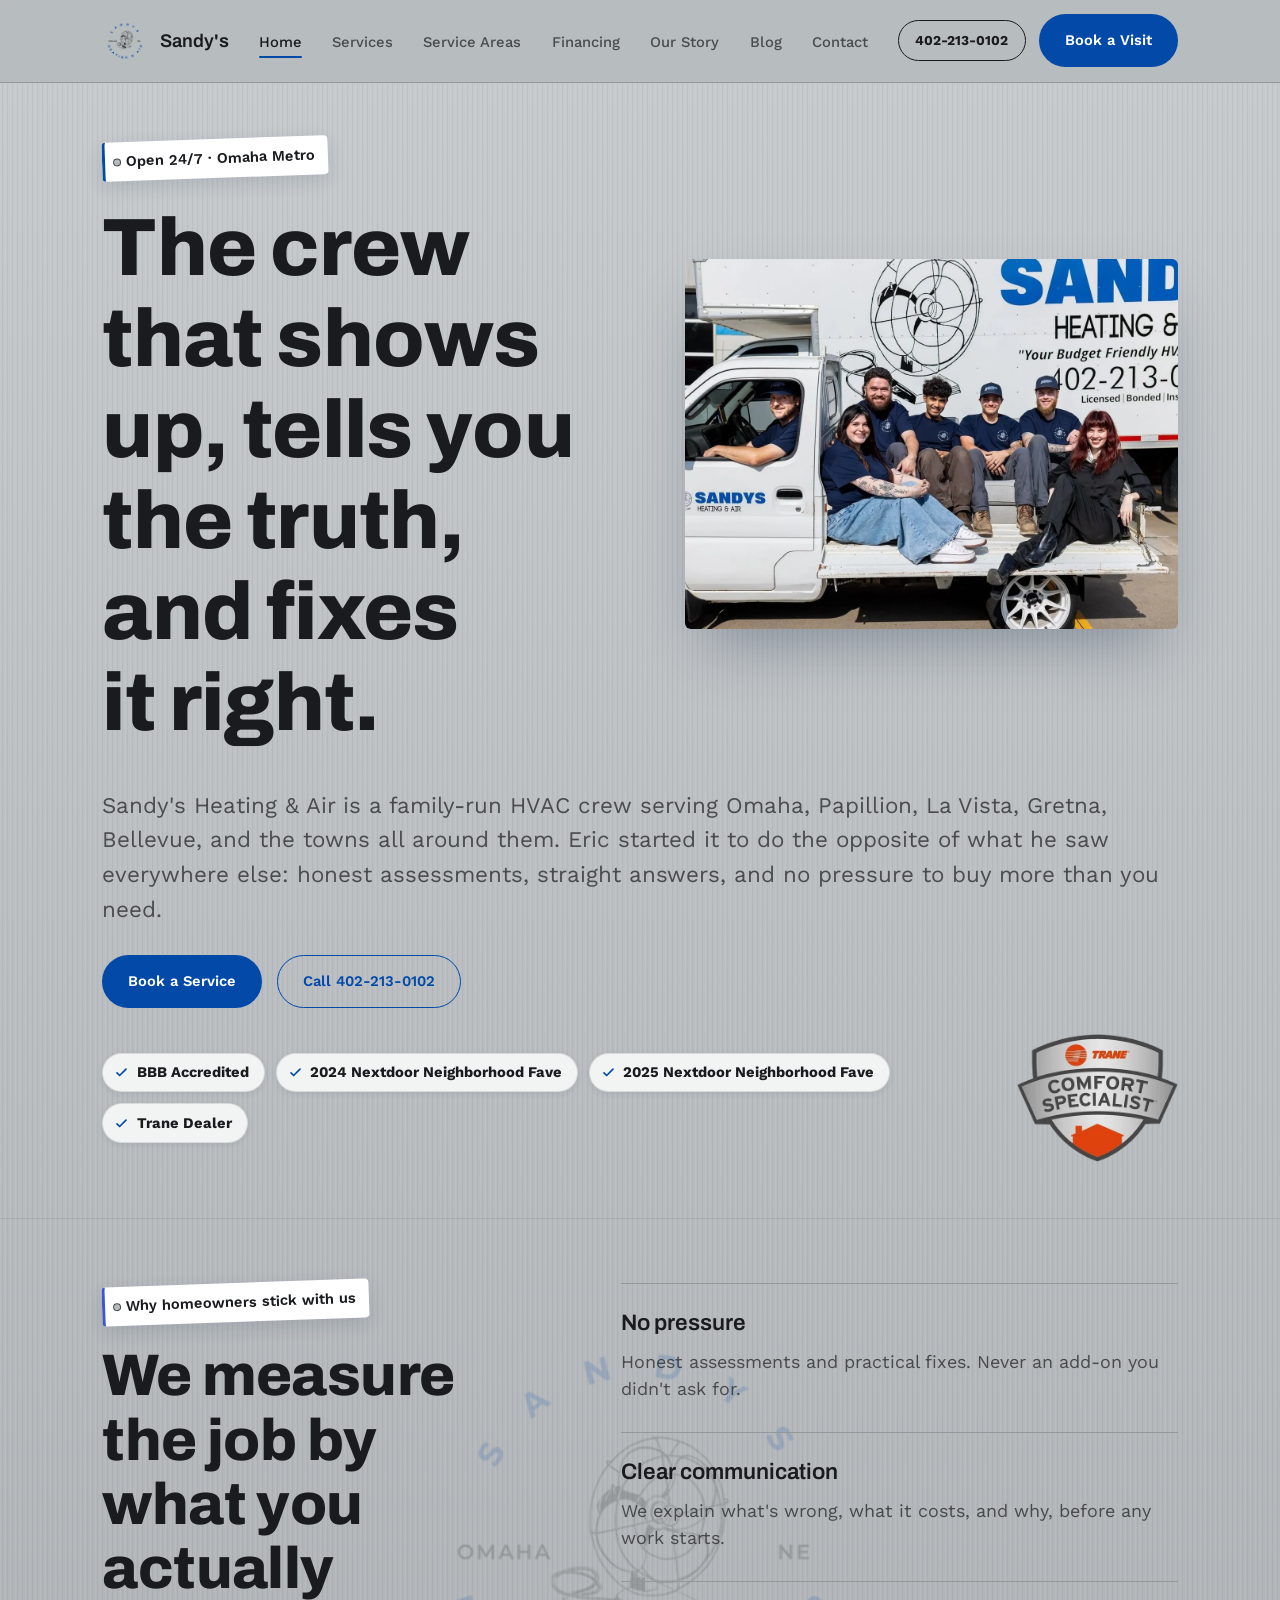
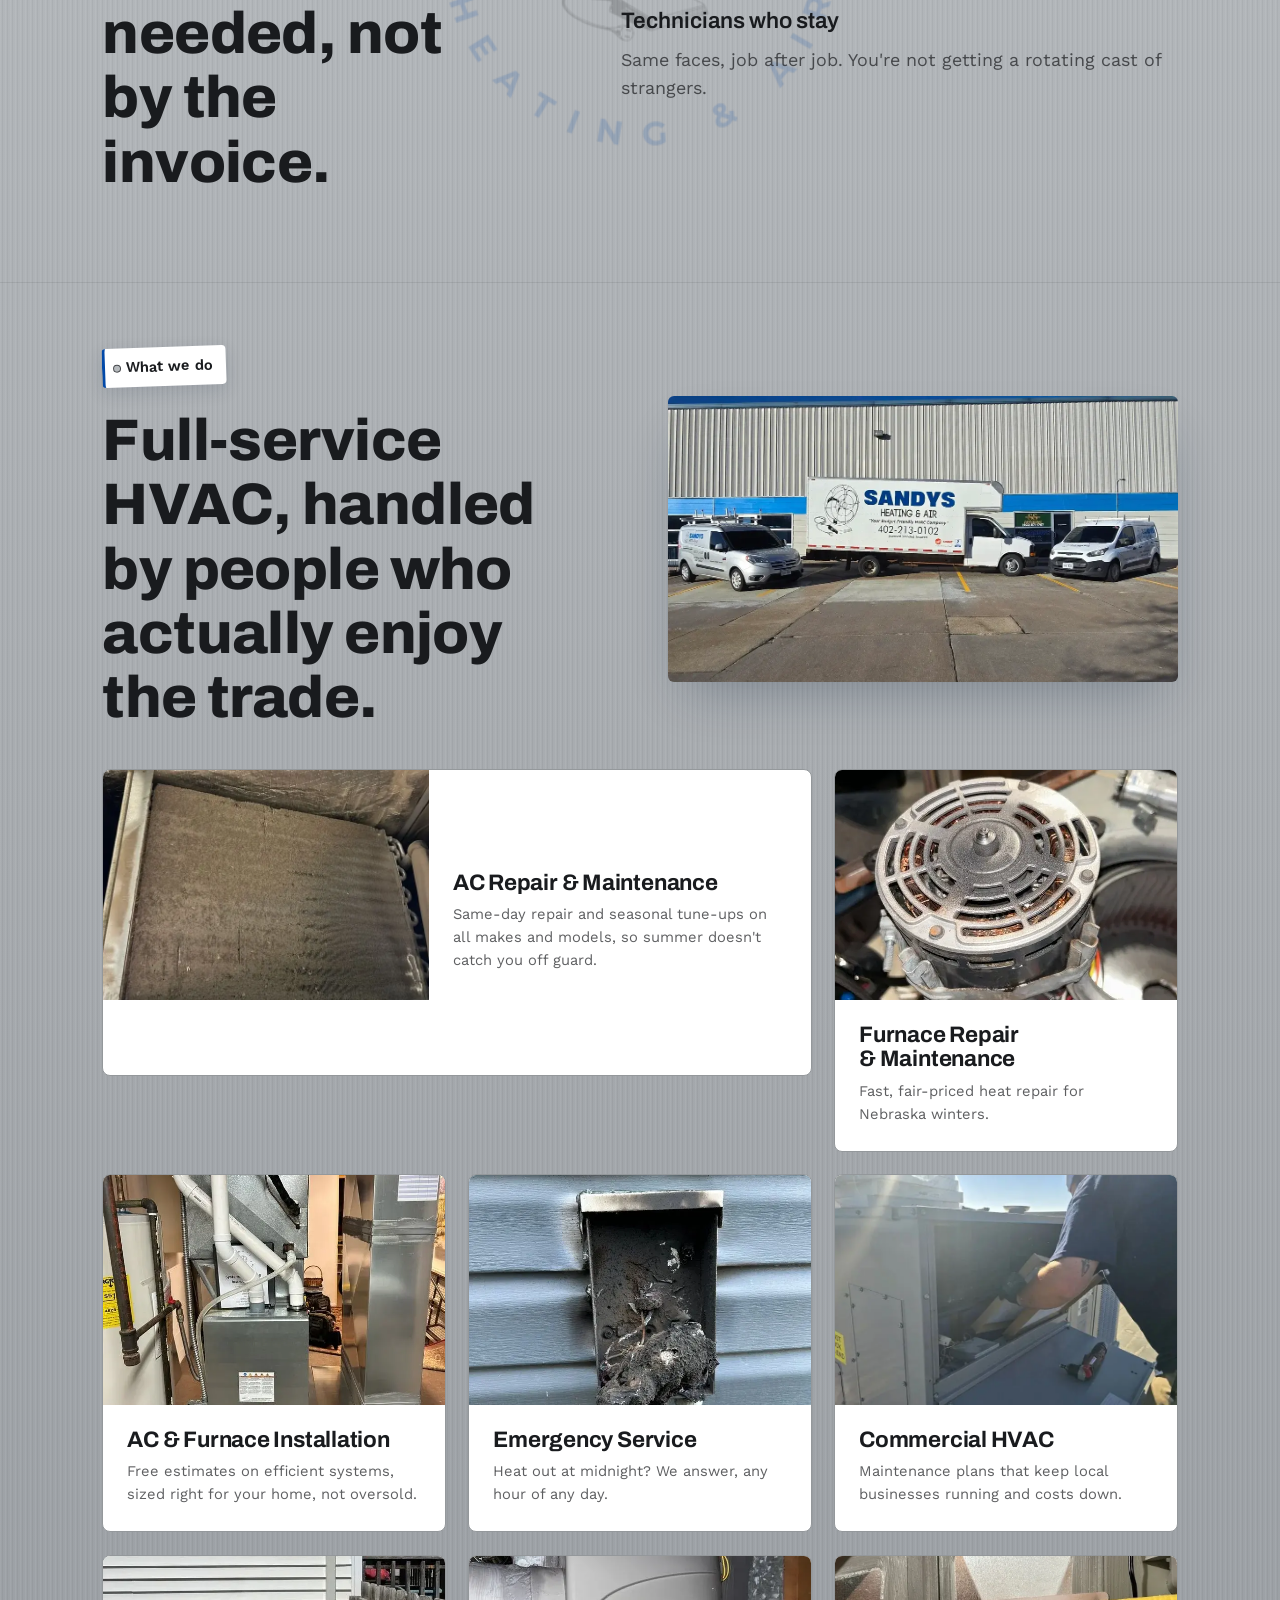
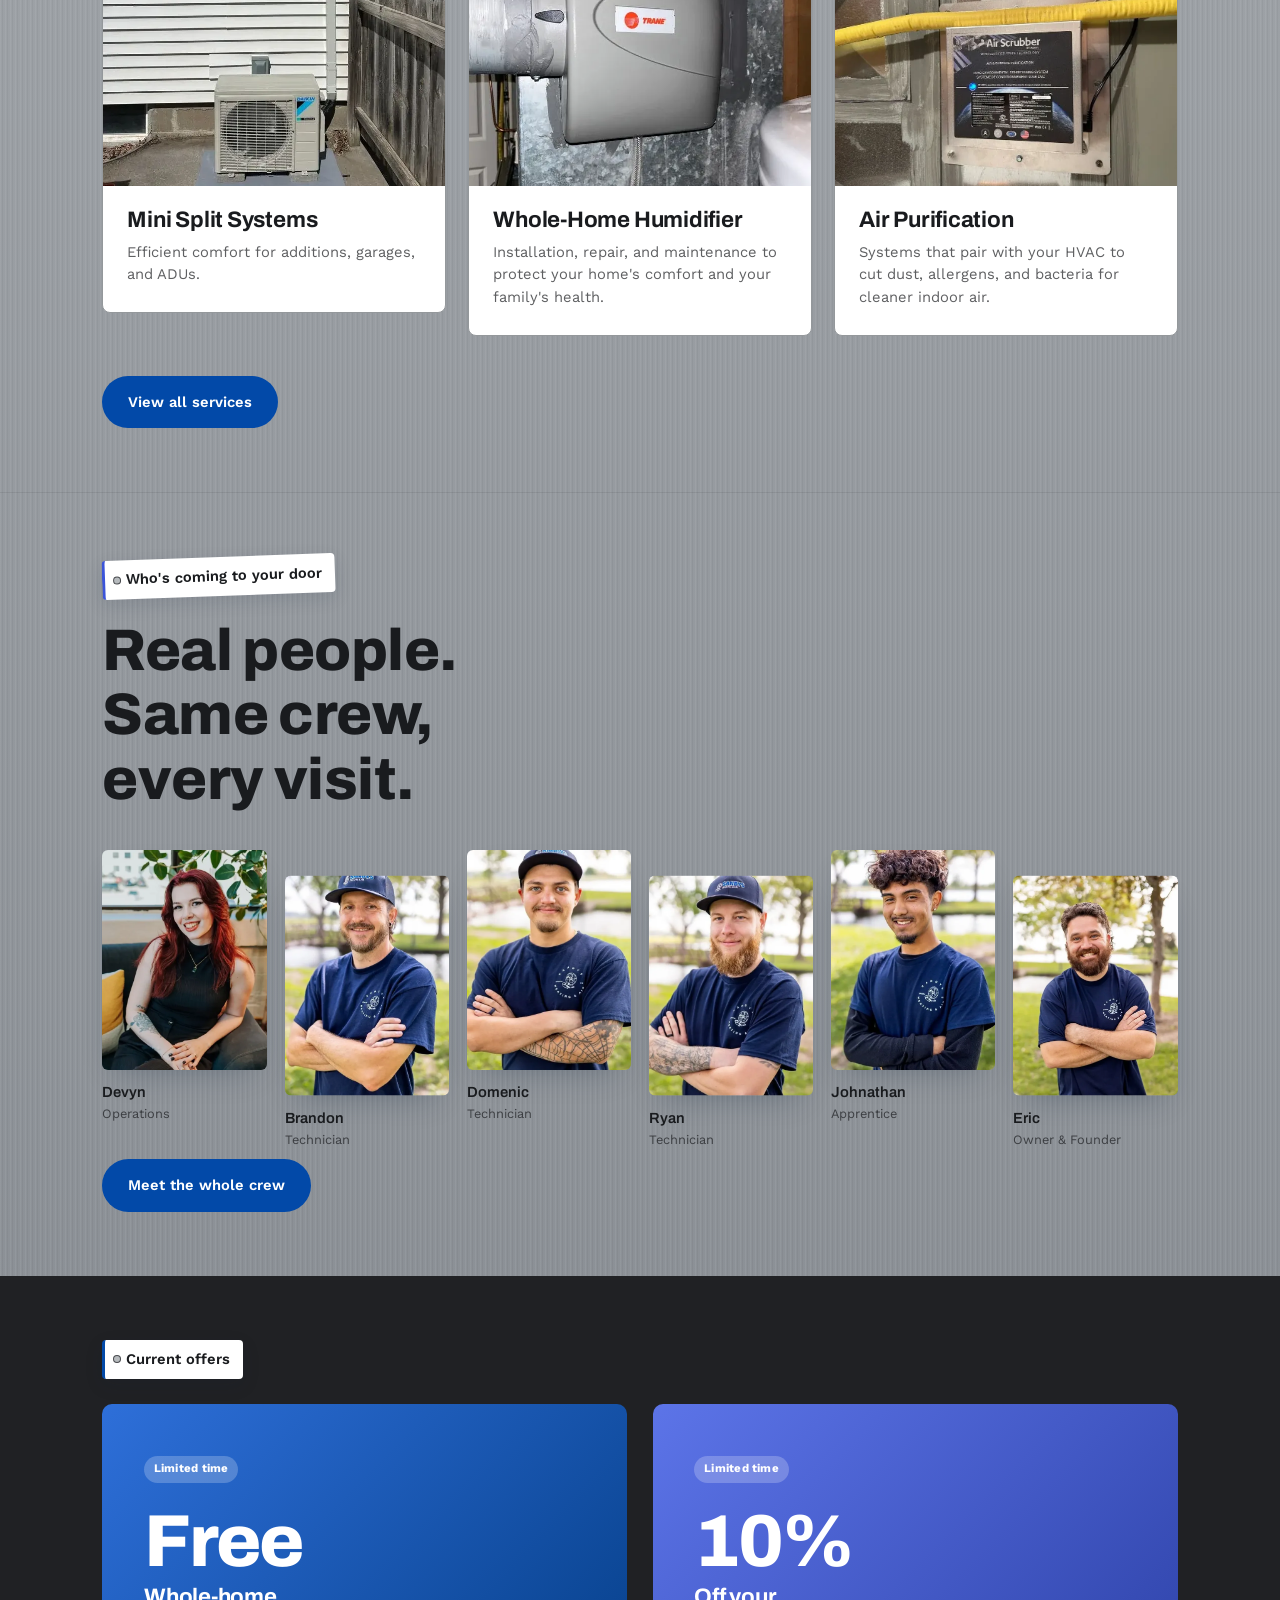
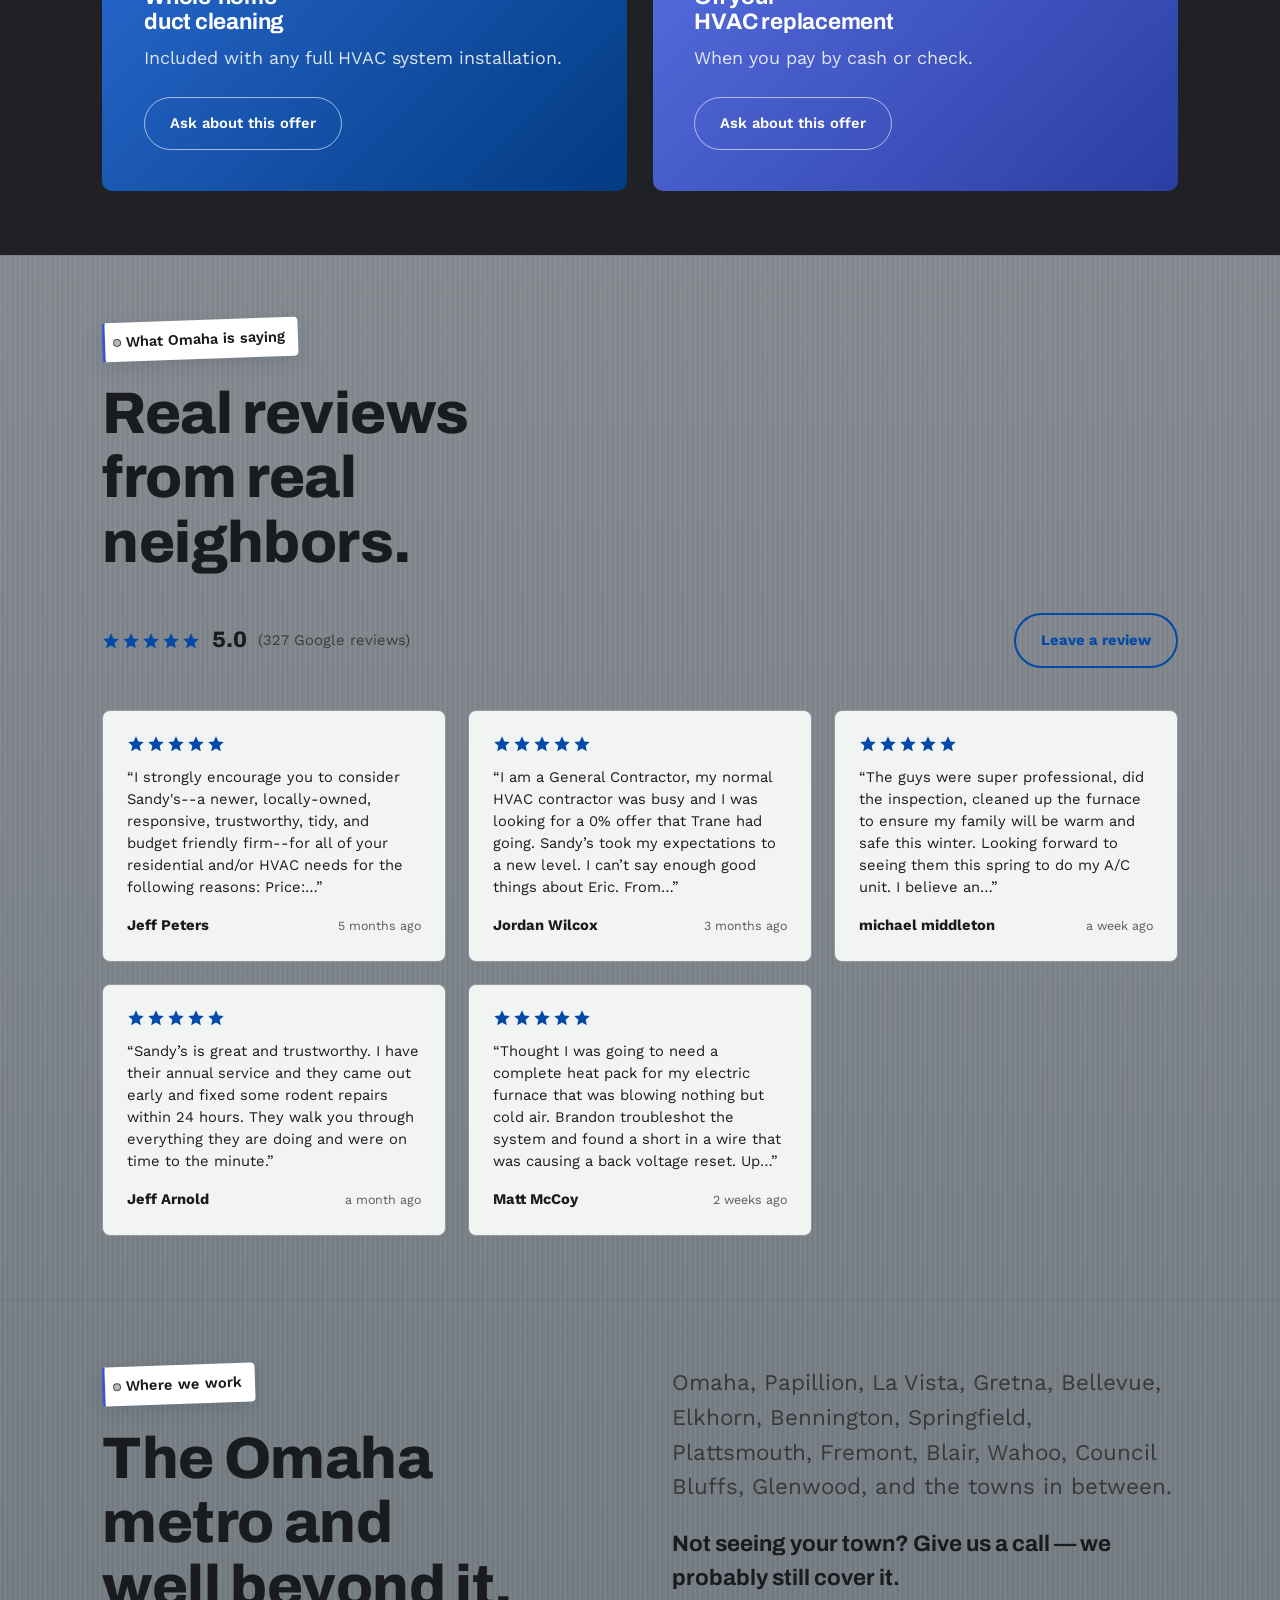
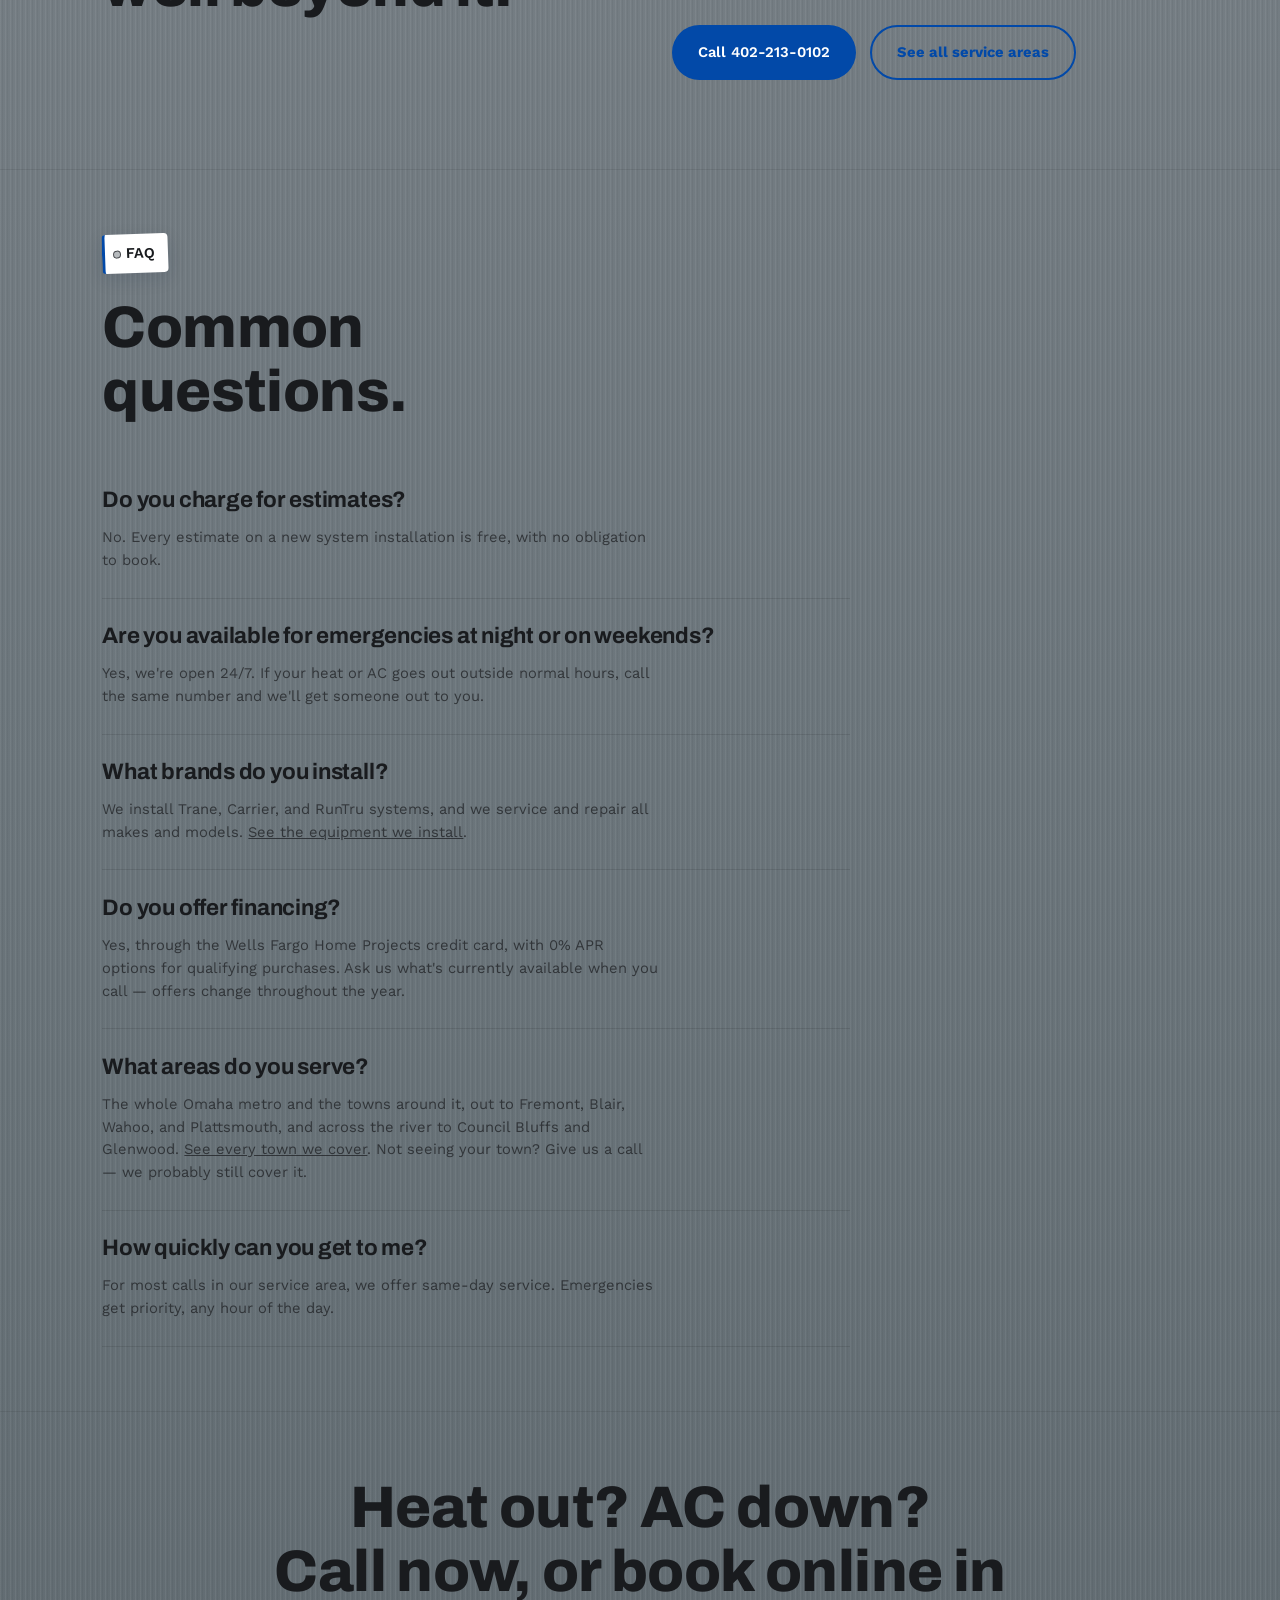
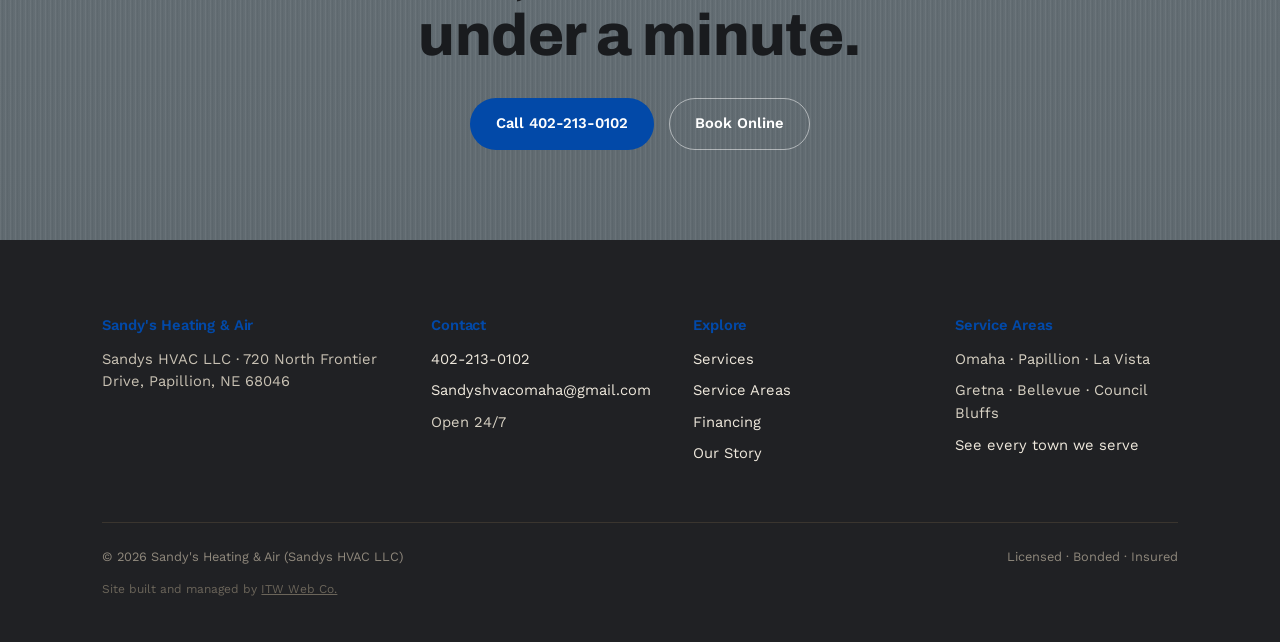
<file: index.html>
<!DOCTYPE html>
<html lang="en">
<head>
<meta charset="UTF-8">
<meta name="viewport" content="width=device-width, initial-scale=1.0">
<title>Sandy's Heating &amp; Air | Honest HVAC Repair in Omaha &amp; Papillion</title>
<meta name="description" content="Family-run, technician-first HVAC company serving the Omaha metro. Honest repair, installation, and maintenance from a crew that shows up and never upsells.">
<link rel="preconnect" href="https://fonts.googleapis.com">
<link rel="stylesheet" href="assets/css/style.css">
<link rel="icon" href="assets/img/favicon.ico" sizes="any">
<link rel="icon" type="image/png" sizes="32x32" href="assets/img/favicon-32.png">
<link rel="apple-touch-icon" href="assets/img/apple-touch-icon.png">
<link rel="canonical" href="https://sandysheatingandair.com/">
<meta property="og:type" content="website">
<meta property="og:title" content="Sandy's Heating &amp; Air | Honest HVAC Repair in Omaha &amp; Papillion">
<meta property="og:description" content="Family-run, technician-first HVAC company serving the Omaha metro. Honest repair, installation, and maintenance from a crew that shows up and never upsells.">
<meta property="og:url" content="https://sandysheatingandair.com/">
<meta property="og:image" content="https://sandysheatingandair.com/assets/img/team-contact.webp">
<meta property="og:site_name" content="Sandy's Heating & Air">
<meta name="twitter:card" content="summary_large_image">
<meta name="twitter:title" content="Sandy's Heating &amp; Air | Honest HVAC Repair in Omaha &amp; Papillion">
<meta name="twitter:description" content="Family-run, technician-first HVAC company serving the Omaha metro. Honest repair, installation, and maintenance from a crew that shows up and never upsells.">
<meta name="twitter:image" content="https://sandysheatingandair.com/assets/img/team-contact.webp">
<script type="application/ld+json">
{
  "@context": "https://schema.org",
  "@type": "BreadcrumbList",
  "itemListElement": [
    {
      "@type": "ListItem",
      "position": 1,
      "name": "Home",
      "item": "https://sandysheatingandair.com/"
    }
  ]
}
</script>
<script type="application/ld+json">
{
  "@context": "https://schema.org",
  "@type": "HVACBusiness",
  "name": "Sandy's Heating & Air",
  "alternateName": "Sandys HVAC LLC",
  "url": "https://sandysheatingandair.com/",
  "logo": "https://sandysheatingandair.com/assets/img/logo.webp",
  "image": "https://sandysheatingandair.com/assets/img/team-contact.webp",
  "telephone": "+14022130102",
  "email": "Sandyshvacomaha@gmail.com",
  "priceRange": "$$",
  "address": {
    "@type": "PostalAddress",
    "streetAddress": "720 North Frontier Drive",
    "addressLocality": "Papillion",
    "addressRegion": "NE",
    "postalCode": "68046",
    "addressCountry": "US"
  },
  "areaServed": [
    {
      "@type": "City",
      "name": "Omaha, NE"
    },
    {
      "@type": "City",
      "name": "Papillion, NE"
    },
    {
      "@type": "City",
      "name": "La Vista, NE"
    },
    {
      "@type": "City",
      "name": "Gretna, NE"
    },
    {
      "@type": "City",
      "name": "Bellevue, NE"
    },
    {
      "@type": "City",
      "name": "Ralston, NE"
    },
    {
      "@type": "City",
      "name": "Boys Town, NE"
    },
    {
      "@type": "City",
      "name": "Elkhorn, NE"
    },
    {
      "@type": "City",
      "name": "Bennington, NE"
    },
    {
      "@type": "City",
      "name": "Springfield, NE"
    },
    {
      "@type": "City",
      "name": "Waterloo, NE"
    },
    {
      "@type": "City",
      "name": "Valley, NE"
    },
    {
      "@type": "City",
      "name": "Yutan, NE"
    },
    {
      "@type": "City",
      "name": "Mead, NE"
    },
    {
      "@type": "City",
      "name": "Ashland, NE"
    },
    {
      "@type": "City",
      "name": "Wahoo, NE"
    },
    {
      "@type": "City",
      "name": "Fort Calhoun, NE"
    },
    {
      "@type": "City",
      "name": "Kennard, NE"
    },
    {
      "@type": "City",
      "name": "Blair, NE"
    },
    {
      "@type": "City",
      "name": "Arlington, NE"
    },
    {
      "@type": "City",
      "name": "Fremont, NE"
    },
    {
      "@type": "City",
      "name": "Louisville, NE"
    },
    {
      "@type": "City",
      "name": "Plattsmouth, NE"
    },
    {
      "@type": "City",
      "name": "Murray, NE"
    },
    {
      "@type": "City",
      "name": "Weeping Water, NE"
    },
    {
      "@type": "City",
      "name": "Elmwood, NE"
    },
    {
      "@type": "City",
      "name": "Greenwood, NE"
    },
    {
      "@type": "City",
      "name": "Council Bluffs, IA"
    },
    {
      "@type": "City",
      "name": "Carter Lake, IA"
    },
    {
      "@type": "City",
      "name": "Crescent, IA"
    },
    {
      "@type": "City",
      "name": "Pacific Junction, IA"
    },
    {
      "@type": "City",
      "name": "Glenwood, IA"
    },
    {
      "@type": "City",
      "name": "Treynor, IA"
    },
    {
      "@type": "City",
      "name": "Underwood, IA"
    },
    {
      "@type": "City",
      "name": "Malvern, IA"
    },
    {
      "@type": "City",
      "name": "Missouri Valley, IA"
    }
  ],
  "openingHoursSpecification": {
    "@type": "OpeningHoursSpecification",
    "dayOfWeek": [
      "Monday",
      "Tuesday",
      "Wednesday",
      "Thursday",
      "Friday",
      "Saturday",
      "Sunday"
    ],
    "opens": "00:00",
    "closes": "23:59"
  }
}
</script>
<!-- REVIEW-SCHEMA:START -->
<script type="application/ld+json">
{
  "@context": "https://schema.org",
  "@type": "HVACBusiness",
  "name": "Sandy's Heating & Air",
  "aggregateRating": {
    "@type": "AggregateRating",
    "ratingValue": "5",
    "reviewCount": "327"
  },
  "review": [
    {
      "@type": "Review",
      "author": {
        "@type": "Person",
        "name": "Jeff Peters"
      },
      "reviewRating": {
        "@type": "Rating",
        "ratingValue": "5"
      },
      "reviewBody": "I strongly encourage you to consider Sandy's--a newer, locally-owned, responsive, trustworthy, tidy, and budget friendly firm--for all of your residential and/or HVAC needs for the following reasons:\n\nPrice: Total install cost of a new residential Trane HVAC unit was $1,000-1,500 below larger local "
    },
    {
      "@type": "Review",
      "author": {
        "@type": "Person",
        "name": "Jordan Wilcox"
      },
      "reviewRating": {
        "@type": "Rating",
        "ratingValue": "5"
      },
      "reviewBody": "I am a General Contractor, my normal HVAC contractor was busy and I was looking for a 0% offer that Trane had going. Sandy\u2019s took my expectations to a new level.  I can\u2019t say enough good things about  Eric. From first phone call to finished product my experience was flawless. If you\u2019re looking for a"
    },
    {
      "@type": "Review",
      "author": {
        "@type": "Person",
        "name": "michael middleton"
      },
      "reviewRating": {
        "@type": "Rating",
        "ratingValue": "5"
      },
      "reviewBody": "The guys were super professional,  did the inspection,  cleaned up the furnace to ensure my family will be warm and safe this winter. Looking forward to seeing them this spring to do my A/C unit. I believe an apprentice was apart of the team, I could hear him explaining everything that needed to be "
    },
    {
      "@type": "Review",
      "author": {
        "@type": "Person",
        "name": "Jeff Arnold"
      },
      "reviewRating": {
        "@type": "Rating",
        "ratingValue": "5"
      },
      "reviewBody": "Sandy\u2019s is great and trustworthy. I have their annual service and they came out early and fixed some rodent repairs within 24 hours. They walk you through everything they are doing and were on time to the minute."
    },
    {
      "@type": "Review",
      "author": {
        "@type": "Person",
        "name": "Matt McCoy"
      },
      "reviewRating": {
        "@type": "Rating",
        "ratingValue": "5"
      },
      "reviewBody": "Thought I was going to need a complete heat pack for my electric furnace that was blowing nothing but cold air.  Brandon troubleshot the system and found a short in a wire that was causing a back voltage reset.  Up and running at a fraction of the cost."
    }
  ]
}
</script>
<!-- REVIEW-SCHEMA:END -->
<script type="application/ld+json">
{
  "@context": "https://schema.org",
  "@type": "FAQPage",
  "mainEntity": [
    {
      "@type": "Question",
      "name": "Do you charge for estimates?",
      "acceptedAnswer": {
        "@type": "Answer",
        "text": "No. Every estimate on a new system installation is free, with no obligation to book."
      }
    },
    {
      "@type": "Question",
      "name": "Are you available for emergencies at night or on weekends?",
      "acceptedAnswer": {
        "@type": "Answer",
        "text": "Yes, we're open 24/7. If your heat or AC goes out outside normal hours, call the same number and we'll get someone out to you."
      }
    },
    {
      "@type": "Question",
      "name": "What brands do you install?",
      "acceptedAnswer": {
        "@type": "Answer",
        "text": "We install Trane, Carrier, and RunTru systems, and we service and repair all makes and models."
      }
    },
    {
      "@type": "Question",
      "name": "Do you offer financing?",
      "acceptedAnswer": {
        "@type": "Answer",
        "text": "Yes, through the Wells Fargo Home Projects credit card, with 0% APR options for qualifying purchases. Ask us what's currently available when you call \u2014 offers change throughout the year."
      }
    },
    {
      "@type": "Question",
      "name": "What areas do you serve?",
      "acceptedAnswer": {
        "@type": "Answer",
        "text": "The whole Omaha metro and the towns around it, out to Fremont, Blair, Wahoo, and Plattsmouth, and across the river to Council Bluffs and Glenwood. Not seeing your town? Give us a call \u2014 we probably still cover it."
      }
    },
    {
      "@type": "Question",
      "name": "How quickly can you get to me?",
      "acceptedAnswer": {
        "@type": "Answer",
        "text": "For most calls in our service area, we offer same-day service. Emergencies get priority, any hour of the day."
      }
    }
  ]
}
</script>
</head>
<body>

<a class="visually-hidden" href="#main">Skip to content</a>

<header class="site-header">
  <nav class="nav">
    <a class="nav-brand" href="index.html">
      <img class="nav-brand-mark" src="assets/img/logo.webp" alt="Sandy's Heating & Air logo">
      <span class="nav-brand-word">Sandy's</span>
    </a>
    <ul class="nav-links">
      <li><a href="index.html" aria-current="page">Home</a></li>
      <li><a href="services.html">Services</a></li>
      <li><a href="service-areas.html">Service Areas</a></li>
      <li><a href="financing.html">Financing</a></li>
      <li><a href="our-story.html">Our Story</a></li>
      <li><a href="blog.html">Blog</a></li>
      <li><a href="contact.html">Contact</a></li>
    </ul>
    <div class="nav-cta">
      <a class="nav-phone btn btn-ghost" href="tel:4022130102">402-213-0102</a>
      <a class="btn btn-primary" href="https://book.housecallpro.com/book/Sandys-Heating--Air/171e3330077a4adaa7cddf105f714ef6?v2=true" target="_blank" rel="noopener">Book a Visit</a>
      <button class="nav-toggle" aria-label="Open menu" aria-expanded="false" aria-controls="mobile-menu">
        <span></span><span></span><span></span>
      </button>
    </div>
  </nav>
  <div class="mobile-menu" id="mobile-menu" hidden>
    <ul class="mobile-menu-links">
      <li><a href="index.html" aria-current="page">Home</a></li>
      <li><a href="services.html">Services</a></li>
      <li><a href="service-areas.html">Service Areas</a></li>
      <li><a href="financing.html">Financing</a></li>
      <li><a href="our-story.html">Our Story</a></li>
      <li><a href="blog.html">Blog</a></li>
      <li><a href="contact.html">Contact</a></li>
    </ul>
    <div class="mobile-menu-cta">
      <a class="btn btn-ghost btn-call" href="tel:4022130102">Call 402-213-0102</a>
      <a class="btn btn-primary" href="https://book.housecallpro.com/book/Sandys-Heating--Air/171e3330077a4adaa7cddf105f714ef6?v2=true" target="_blank" rel="noopener">Book a Visit</a>
    </div>
  </div>
</header>

<main id="main">

  <!-- ============ HERO ============ -->
  <section class="hero">
    <div class="container hero-top">
      <div class="hero-copy" data-reveal>
        <div class="tag tag--ember" style="margin-bottom:1.6rem;">Open 24/7 &middot; Omaha Metro</div>
        <h1>The crew that shows up, tells you the truth, and fixes it right.</h1>
      </div>
      <div class="hero-media" data-reveal>
        <img src="assets/img/team-contact.webp" alt="The Sandy's Heating & Air crew sitting on the back of their service truck" width="1400" height="1750">
      </div>
    </div>
    <div class="container hero-bottom" data-reveal>
      <p class="lede hero-lede">Sandy's Heating &amp; Air is a family-run HVAC crew serving Omaha, Papillion, La Vista, Gretna, Bellevue, and the towns all around them. Eric started it to do the opposite of what he saw everywhere else: honest assessments, straight answers, and no pressure to buy more than you need.</p>
      <div class="hero-actions">
        <a class="btn btn-primary" href="https://book.housecallpro.com/book/Sandys-Heating--Air/171e3330077a4adaa7cddf105f714ef6?v2=true" target="_blank" rel="noopener">Book a Service</a>
        <a class="btn btn-ghost btn-call" href="tel:4022130102">Call 402-213-0102</a>
      </div>
      <div class="hero-trust">
        <div class="trust-badges">
          <span class="trust-badge"><svg viewBox="0 0 20 20" aria-hidden="true"><path d="M4 10.5l3.5 3.5L16 5.5" fill="none" stroke="currentColor" stroke-width="2.2" stroke-linecap="round" stroke-linejoin="round"/></svg>BBB Accredited</span>
          <span class="trust-badge"><svg viewBox="0 0 20 20" aria-hidden="true"><path d="M4 10.5l3.5 3.5L16 5.5" fill="none" stroke="currentColor" stroke-width="2.2" stroke-linecap="round" stroke-linejoin="round"/></svg>2024 Nextdoor Neighborhood Fave</span>
          <span class="trust-badge"><svg viewBox="0 0 20 20" aria-hidden="true"><path d="M4 10.5l3.5 3.5L16 5.5" fill="none" stroke="currentColor" stroke-width="2.2" stroke-linecap="round" stroke-linejoin="round"/></svg>2025 Nextdoor Neighborhood Fave</span>
          <span class="trust-badge"><svg viewBox="0 0 20 20" aria-hidden="true"><path d="M4 10.5l3.5 3.5L16 5.5" fill="none" stroke="currentColor" stroke-width="2.2" stroke-linecap="round" stroke-linejoin="round"/></svg>Trane Dealer</span>
        </div>
        <img class="trust-graphic" src="assets/img/trane-comfort-specialist.webp" alt="Trane Comfort Specialist badge" width="376" height="300">
      </div>
    </div>
  </section>

  <!-- ============ WHY ============ -->
  <section class="why">
    <img class="why-watermark" src="assets/img/logo.webp" alt="" aria-hidden="true">
    <div class="container why-grid">
      <div class="why-head" data-reveal>
        <div class="tag tag--frost section-tag">Why homeowners stick with us</div>
        <h2>We measure the job by what you actually needed, not by the invoice.</h2>
      </div>
      <div class="why-list" data-reveal>
        <div class="why-item">
          <span class="why-num">No pressure</span>
          <p>Honest assessments and practical fixes. Never an add-on you didn't ask for.</p>
        </div>
        <div class="why-item">
          <span class="why-num">Clear communication</span>
          <p>We explain what's wrong, what it costs, and why, before any work starts.</p>
        </div>
        <div class="why-item">
          <span class="why-num">Technicians who stay</span>
          <p>Same faces, job after job. You're not getting a rotating cast of strangers.</p>
        </div>
      </div>
    </div>
  </section>

  <!-- ============ SERVICES ============ -->
  <section class="services" id="services">
    <div class="container">
      <div class="section-head section-head--media" data-reveal>
        <div class="section-head-copy">
          <div class="tag tag--ember section-tag">What we do</div>
          <h2>Full-service HVAC, handled by people who actually enjoy the trade.</h2>
        </div>
        <div class="section-head-media-img">
          <img src="assets/img/truck-and-vans.webp" alt="The Sandy's Heating & Air fleet of service trucks and vans parked at the shop" loading="lazy">
        </div>
      </div>
      <div class="service-grid" data-reveal>

        <a class="service-card service-card--wide" href="services.html#ac-repair">
          <img src="assets/img/ac-repair.webp" alt="Technician servicing an AC unit" loading="lazy">
          <div class="service-card-body">
            <h3>AC Repair &amp; Maintenance</h3>
            <p>Same-day repair and seasonal tune-ups on all makes and models, so summer doesn't catch you off guard.</p>
          </div>
        </a>

        <a class="service-card" href="services.html#furnace-repair">
          <img src="assets/img/furnace-repair.webp" alt="Furnace blower motor being repaired" loading="lazy">
          <div class="service-card-body">
            <h3>Furnace Repair &amp; Maintenance</h3>
            <p>Fast, fair-priced heat repair for Nebraska winters.</p>
          </div>
        </a>

        <a class="service-card" href="services.html#installation">
          <img src="assets/img/hvac-install.webp" alt="New furnace installation" loading="lazy">
          <div class="service-card-body">
            <h3>AC &amp; Furnace Installation</h3>
            <p>Free estimates on efficient systems, sized right for your home, not oversold.</p>
          </div>
        </a>

        <a class="service-card" href="services.html#emergency">
          <img src="assets/img/emergency.webp" alt="Emergency electrical service call" loading="lazy">
          <div class="service-card-body">
            <h3>Emergency Service</h3>
            <p>Heat out at midnight? We answer, any hour of any day.</p>
          </div>
        </a>

        <a class="service-card" href="services.html#commercial">
          <img src="assets/img/commercial.webp" alt="Commercial rooftop HVAC unit" loading="lazy">
          <div class="service-card-body">
            <h3>Commercial HVAC</h3>
            <p>Maintenance plans that keep local businesses running and costs down.</p>
          </div>
        </a>

        <a class="service-card" href="services.html#mini-split">
          <img src="assets/img/minisplit.webp" alt="Mini split ductless outdoor unit" loading="lazy">
          <div class="service-card-body">
            <h3>Mini Split Systems</h3>
            <p>Efficient comfort for additions, garages, and ADUs.</p>
          </div>
        </a>

        <a class="service-card" href="services.html#humidifier">
          <img src="assets/img/humidifier.webp" alt="Whole-home humidifier installed in ductwork" loading="lazy">
          <div class="service-card-body">
            <h3>Whole-Home Humidifier</h3>
            <p>Installation, repair, and maintenance to protect your home's comfort and your family's health.</p>
          </div>
        </a>

        <a class="service-card" href="services.html#air-purification">
          <img src="assets/img/airpurification.webp" alt="Air Scrubber whole-home air purification unit" loading="lazy">
          <div class="service-card-body">
            <h3>Air Purification</h3>
            <p>Systems that pair with your HVAC to cut dust, allergens, and bacteria for cleaner indoor air.</p>
          </div>
        </a>

      </div>
      <a class="btn btn-primary" href="services.html" style="margin-top:2.5rem;">View all services</a>
    </div>
  </section>

  <!-- ============ TEAM STRIP ============ -->
  <section class="team-strip">
    <div class="container">
      <div class="section-head" data-reveal>
        <div class="tag tag--frost section-tag">Who's coming to your door</div>
        <h2>Real people. Same crew, every visit.</h2>
      </div>
      <div class="team-wall" data-reveal>
        <figure>
          <img src="assets/img/devyn.webp" alt="Devyn, Operations" loading="lazy">
          <figcaption>Devyn <span>Operations</span></figcaption>
        </figure>
        <figure class="offset">
          <img src="assets/img/brandon.webp" alt="Brandon, Technician" loading="lazy">
          <figcaption>Brandon <span>Technician</span></figcaption>
        </figure>
        <figure>
          <img src="assets/img/domenic.webp" alt="Domenic, Technician" loading="lazy">
          <figcaption>Domenic <span>Technician</span></figcaption>
        </figure>
        <figure class="offset">
          <img src="assets/img/ryan.webp" alt="Ryan, Technician" loading="lazy">
          <figcaption>Ryan <span>Technician</span></figcaption>
        </figure>
        <figure>
          <img src="assets/img/johnathan.webp" alt="Johnathan, Apprentice" loading="lazy">
          <figcaption>Johnathan <span>Apprentice</span></figcaption>
        </figure>
        <figure class="offset">
          <img src="assets/img/eric-sandoval.webp" alt="Eric, Owner & Founder" loading="lazy">
          <figcaption>Eric <span>Owner &amp; Founder</span></figcaption>
        </figure>
      </div>
      <a class="btn btn-primary" href="our-story.html">Meet the whole crew</a>
    </div>
  </section>

  <!-- ============ OFFERS ============ -->
  <section class="offers">
    <div class="container">
      <div class="tag tag--ember section-tag offers-eyebrow" data-reveal>Current offers</div>
      <div class="offers-grid" data-reveal>

        <div class="offer offer--ember">
          <span class="offer-flag">Limited time</span>
          <span class="offer-figure">Free</span>
          <h3>Whole-home duct cleaning</h3>
          <p>Included with any full HVAC system installation.</p>
          <a class="btn btn-ghost-light" href="contact.html">Ask about this offer</a>
        </div>

        <div class="offer offer--frost">
          <span class="offer-flag">Limited time</span>
          <span class="offer-figure">10%</span>
          <h3>Off your HVAC replacement</h3>
          <p>When you pay by cash or check.</p>
          <a class="btn btn-ghost-light" href="contact.html">Ask about this offer</a>
        </div>

      </div>
    </div>
  </section>

  <!-- ============ REVIEWS ============ -->
  <section class="reviews">
    <div class="container">
      <div class="section-head" data-reveal>
        <div class="tag tag--frost section-tag">What Omaha is saying</div>
        <h2>Real reviews from real neighbors.</h2>
      </div>
      <!--
        This block is regenerated automatically by scripts/fetch-reviews.py,
        run daily by .github/workflows/update-google-reviews.yml. Don't hand-edit
        the content between the markers — it gets overwritten on the next run.
        The sample cards below are placeholder only, until GOOGLE_PLACES_API_KEY
        and GOOGLE_PLACE_ID are added as repo secrets and the workflow runs once.
      -->
      <!-- REVIEWS:START -->
      <div class="reviews-widget-slot" data-reveal>
        <div class="reviews-summary">
          <div class="reviews-summary-stars"><svg viewBox="0 0 20 20" aria-hidden="true"><path d="M10 1.5l2.6 5.6 6 .7-4.5 4.2 1.2 6-5.3-3-5.3 3 1.2-6L1.4 7.8l6-.7z" fill="var(--ember)" stroke="none" stroke-width="1"/></svg><svg viewBox="0 0 20 20" aria-hidden="true"><path d="M10 1.5l2.6 5.6 6 .7-4.5 4.2 1.2 6-5.3-3-5.3 3 1.2-6L1.4 7.8l6-.7z" fill="var(--ember)" stroke="none" stroke-width="1"/></svg><svg viewBox="0 0 20 20" aria-hidden="true"><path d="M10 1.5l2.6 5.6 6 .7-4.5 4.2 1.2 6-5.3-3-5.3 3 1.2-6L1.4 7.8l6-.7z" fill="var(--ember)" stroke="none" stroke-width="1"/></svg><svg viewBox="0 0 20 20" aria-hidden="true"><path d="M10 1.5l2.6 5.6 6 .7-4.5 4.2 1.2 6-5.3-3-5.3 3 1.2-6L1.4 7.8l6-.7z" fill="var(--ember)" stroke="none" stroke-width="1"/></svg><svg viewBox="0 0 20 20" aria-hidden="true"><path d="M10 1.5l2.6 5.6 6 .7-4.5 4.2 1.2 6-5.3-3-5.3 3 1.2-6L1.4 7.8l6-.7z" fill="var(--ember)" stroke="none" stroke-width="1"/></svg></div>
          <span class="reviews-summary-score">5.0</span>
          <span class="reviews-summary-count">(327 Google reviews)</span>
          <a class="btn btn-ghost btn-accent reviews-summary-cta" href="https://maps.google.com/?cid=18279644084477191325&amp;g_mp=CiVnb29nbGUubWFwcy5wbGFjZXMudjEuUGxhY2VzLkdldFBsYWNlEAIYBCAA" target="_blank" rel="noopener">Leave a review</a>
        </div>
        <div class="review-grid">
        <div class="review-card">
          <div class="review-stars"><svg viewBox="0 0 20 20" aria-hidden="true"><path d="M10 1.5l2.6 5.6 6 .7-4.5 4.2 1.2 6-5.3-3-5.3 3 1.2-6L1.4 7.8l6-.7z" fill="var(--ember)" stroke="none" stroke-width="1"/></svg><svg viewBox="0 0 20 20" aria-hidden="true"><path d="M10 1.5l2.6 5.6 6 .7-4.5 4.2 1.2 6-5.3-3-5.3 3 1.2-6L1.4 7.8l6-.7z" fill="var(--ember)" stroke="none" stroke-width="1"/></svg><svg viewBox="0 0 20 20" aria-hidden="true"><path d="M10 1.5l2.6 5.6 6 .7-4.5 4.2 1.2 6-5.3-3-5.3 3 1.2-6L1.4 7.8l6-.7z" fill="var(--ember)" stroke="none" stroke-width="1"/></svg><svg viewBox="0 0 20 20" aria-hidden="true"><path d="M10 1.5l2.6 5.6 6 .7-4.5 4.2 1.2 6-5.3-3-5.3 3 1.2-6L1.4 7.8l6-.7z" fill="var(--ember)" stroke="none" stroke-width="1"/></svg><svg viewBox="0 0 20 20" aria-hidden="true"><path d="M10 1.5l2.6 5.6 6 .7-4.5 4.2 1.2 6-5.3-3-5.3 3 1.2-6L1.4 7.8l6-.7z" fill="var(--ember)" stroke="none" stroke-width="1"/></svg></div>
          <p class="review-text">&ldquo;I strongly encourage you to consider Sandy&#x27;s--a newer, locally-owned, responsive, trustworthy, tidy, and budget friendly firm--for all of your residential and/or HVAC needs for the following reasons:

Price:…&rdquo;</p>
          <div class="review-meta">
            <span class="review-author">Jeff Peters</span>
            <span class="review-date">5 months ago</span>
          </div>
        </div>
        <div class="review-card">
          <div class="review-stars"><svg viewBox="0 0 20 20" aria-hidden="true"><path d="M10 1.5l2.6 5.6 6 .7-4.5 4.2 1.2 6-5.3-3-5.3 3 1.2-6L1.4 7.8l6-.7z" fill="var(--ember)" stroke="none" stroke-width="1"/></svg><svg viewBox="0 0 20 20" aria-hidden="true"><path d="M10 1.5l2.6 5.6 6 .7-4.5 4.2 1.2 6-5.3-3-5.3 3 1.2-6L1.4 7.8l6-.7z" fill="var(--ember)" stroke="none" stroke-width="1"/></svg><svg viewBox="0 0 20 20" aria-hidden="true"><path d="M10 1.5l2.6 5.6 6 .7-4.5 4.2 1.2 6-5.3-3-5.3 3 1.2-6L1.4 7.8l6-.7z" fill="var(--ember)" stroke="none" stroke-width="1"/></svg><svg viewBox="0 0 20 20" aria-hidden="true"><path d="M10 1.5l2.6 5.6 6 .7-4.5 4.2 1.2 6-5.3-3-5.3 3 1.2-6L1.4 7.8l6-.7z" fill="var(--ember)" stroke="none" stroke-width="1"/></svg><svg viewBox="0 0 20 20" aria-hidden="true"><path d="M10 1.5l2.6 5.6 6 .7-4.5 4.2 1.2 6-5.3-3-5.3 3 1.2-6L1.4 7.8l6-.7z" fill="var(--ember)" stroke="none" stroke-width="1"/></svg></div>
          <p class="review-text">&ldquo;I am a General Contractor, my normal HVAC contractor was busy and I was looking for a 0% offer that Trane had going. Sandy’s took my expectations to a new level.  I can’t say enough good things about  Eric. From…&rdquo;</p>
          <div class="review-meta">
            <span class="review-author">Jordan Wilcox</span>
            <span class="review-date">3 months ago</span>
          </div>
        </div>
        <div class="review-card">
          <div class="review-stars"><svg viewBox="0 0 20 20" aria-hidden="true"><path d="M10 1.5l2.6 5.6 6 .7-4.5 4.2 1.2 6-5.3-3-5.3 3 1.2-6L1.4 7.8l6-.7z" fill="var(--ember)" stroke="none" stroke-width="1"/></svg><svg viewBox="0 0 20 20" aria-hidden="true"><path d="M10 1.5l2.6 5.6 6 .7-4.5 4.2 1.2 6-5.3-3-5.3 3 1.2-6L1.4 7.8l6-.7z" fill="var(--ember)" stroke="none" stroke-width="1"/></svg><svg viewBox="0 0 20 20" aria-hidden="true"><path d="M10 1.5l2.6 5.6 6 .7-4.5 4.2 1.2 6-5.3-3-5.3 3 1.2-6L1.4 7.8l6-.7z" fill="var(--ember)" stroke="none" stroke-width="1"/></svg><svg viewBox="0 0 20 20" aria-hidden="true"><path d="M10 1.5l2.6 5.6 6 .7-4.5 4.2 1.2 6-5.3-3-5.3 3 1.2-6L1.4 7.8l6-.7z" fill="var(--ember)" stroke="none" stroke-width="1"/></svg><svg viewBox="0 0 20 20" aria-hidden="true"><path d="M10 1.5l2.6 5.6 6 .7-4.5 4.2 1.2 6-5.3-3-5.3 3 1.2-6L1.4 7.8l6-.7z" fill="var(--ember)" stroke="none" stroke-width="1"/></svg></div>
          <p class="review-text">&ldquo;The guys were super professional,  did the inspection,  cleaned up the furnace to ensure my family will be warm and safe this winter. Looking forward to seeing them this spring to do my A/C unit. I believe an…&rdquo;</p>
          <div class="review-meta">
            <span class="review-author">michael middleton</span>
            <span class="review-date">a week ago</span>
          </div>
        </div>
        <div class="review-card">
          <div class="review-stars"><svg viewBox="0 0 20 20" aria-hidden="true"><path d="M10 1.5l2.6 5.6 6 .7-4.5 4.2 1.2 6-5.3-3-5.3 3 1.2-6L1.4 7.8l6-.7z" fill="var(--ember)" stroke="none" stroke-width="1"/></svg><svg viewBox="0 0 20 20" aria-hidden="true"><path d="M10 1.5l2.6 5.6 6 .7-4.5 4.2 1.2 6-5.3-3-5.3 3 1.2-6L1.4 7.8l6-.7z" fill="var(--ember)" stroke="none" stroke-width="1"/></svg><svg viewBox="0 0 20 20" aria-hidden="true"><path d="M10 1.5l2.6 5.6 6 .7-4.5 4.2 1.2 6-5.3-3-5.3 3 1.2-6L1.4 7.8l6-.7z" fill="var(--ember)" stroke="none" stroke-width="1"/></svg><svg viewBox="0 0 20 20" aria-hidden="true"><path d="M10 1.5l2.6 5.6 6 .7-4.5 4.2 1.2 6-5.3-3-5.3 3 1.2-6L1.4 7.8l6-.7z" fill="var(--ember)" stroke="none" stroke-width="1"/></svg><svg viewBox="0 0 20 20" aria-hidden="true"><path d="M10 1.5l2.6 5.6 6 .7-4.5 4.2 1.2 6-5.3-3-5.3 3 1.2-6L1.4 7.8l6-.7z" fill="var(--ember)" stroke="none" stroke-width="1"/></svg></div>
          <p class="review-text">&ldquo;Sandy’s is great and trustworthy. I have their annual service and they came out early and fixed some rodent repairs within 24 hours. They walk you through everything they are doing and were on time to the minute.&rdquo;</p>
          <div class="review-meta">
            <span class="review-author">Jeff Arnold</span>
            <span class="review-date">a month ago</span>
          </div>
        </div>
        <div class="review-card">
          <div class="review-stars"><svg viewBox="0 0 20 20" aria-hidden="true"><path d="M10 1.5l2.6 5.6 6 .7-4.5 4.2 1.2 6-5.3-3-5.3 3 1.2-6L1.4 7.8l6-.7z" fill="var(--ember)" stroke="none" stroke-width="1"/></svg><svg viewBox="0 0 20 20" aria-hidden="true"><path d="M10 1.5l2.6 5.6 6 .7-4.5 4.2 1.2 6-5.3-3-5.3 3 1.2-6L1.4 7.8l6-.7z" fill="var(--ember)" stroke="none" stroke-width="1"/></svg><svg viewBox="0 0 20 20" aria-hidden="true"><path d="M10 1.5l2.6 5.6 6 .7-4.5 4.2 1.2 6-5.3-3-5.3 3 1.2-6L1.4 7.8l6-.7z" fill="var(--ember)" stroke="none" stroke-width="1"/></svg><svg viewBox="0 0 20 20" aria-hidden="true"><path d="M10 1.5l2.6 5.6 6 .7-4.5 4.2 1.2 6-5.3-3-5.3 3 1.2-6L1.4 7.8l6-.7z" fill="var(--ember)" stroke="none" stroke-width="1"/></svg><svg viewBox="0 0 20 20" aria-hidden="true"><path d="M10 1.5l2.6 5.6 6 .7-4.5 4.2 1.2 6-5.3-3-5.3 3 1.2-6L1.4 7.8l6-.7z" fill="var(--ember)" stroke="none" stroke-width="1"/></svg></div>
          <p class="review-text">&ldquo;Thought I was going to need a complete heat pack for my electric furnace that was blowing nothing but cold air.  Brandon troubleshot the system and found a short in a wire that was causing a back voltage reset.  Up…&rdquo;</p>
          <div class="review-meta">
            <span class="review-author">Matt McCoy</span>
            <span class="review-date">2 weeks ago</span>
          </div>
        </div>
        </div>
      </div>
      <!-- REVIEWS:END -->
    </div>
  </section>


  <!-- ============ SERVICE AREA ============ -->
  <section class="area-band">
    <div class="container area-band-grid" data-reveal>
      <div class="section-head">
        <div class="tag tag--frost section-tag">Where we work</div>
        <h2>The Omaha metro and well beyond it.</h2>
      </div>
      <div class="area-band-copy">
        <p class="lede">Omaha, Papillion, La Vista, Gretna, Bellevue, Elkhorn, Bennington, Springfield, Plattsmouth, Fremont, Blair, Wahoo, Council Bluffs, Glenwood, and the towns in between.</p>
        <p class="area-band-callout">Not seeing your town? Give us a call &mdash; we probably still cover it.</p>
        <div class="hero-actions">
          <a class="btn btn-primary" href="tel:4022130102">Call 402-213-0102</a>
          <a class="btn btn-ghost btn-accent" href="service-areas.html">See all service areas</a>
        </div>
      </div>
    </div>
  </section>

  <!-- ============ FAQ ============ -->
  <section class="faq-section">
    <div class="container">
      <div class="section-head" data-reveal>
        <div class="tag tag--ember section-tag">FAQ</div>
        <h2>Common questions.</h2>
      </div>
      <div class="faq-list" data-reveal>
        <div class="faq-item">
          <h3>Do you charge for estimates?</h3>
          <p>No. Every estimate on a new system installation is free, with no obligation to book.</p>
        </div>

        <div class="faq-item">
          <h3>Are you available for emergencies at night or on weekends?</h3>
          <p>Yes, we're open 24/7. If your heat or AC goes out outside normal hours, call the same number and we'll get someone out to you.</p>
        </div>

        <div class="faq-item">
          <h3>What brands do you install?</h3>
          <p>We install Trane, Carrier, and RunTru systems, and we service and repair all makes and models. <a href="services.html#equipment">See the equipment we install</a>.</p>
        </div>

        <div class="faq-item">
          <h3>Do you offer financing?</h3>
          <p>Yes, through the Wells Fargo Home Projects credit card, with 0% APR options for qualifying purchases. Ask us what's currently available when you call — offers change throughout the year.</p>
        </div>

        <div class="faq-item">
          <h3>What areas do you serve?</h3>
          <p>The whole Omaha metro and the towns around it, out to Fremont, Blair, Wahoo, and Plattsmouth, and across the river to Council Bluffs and Glenwood. <a href="service-areas.html">See every town we cover</a>. Not seeing your town? Give us a call — we probably still cover it.</p>
        </div>

        <div class="faq-item">
          <h3>How quickly can you get to me?</h3>
          <p>For most calls in our service area, we offer same-day service. Emergencies get priority, any hour of the day.</p>
        </div>
      </div>
    </div>
  </section>

  <!-- ============ CTA ============ -->
  <section class="cta">
    <div class="container cta-inner" data-reveal>
      <h2>Heat out? AC&nbsp;down?<br>Call now, or book online in under a&nbsp;minute.</h2>
      <div class="hero-actions" style="justify-content:center;">
        <a class="btn btn-primary" href="tel:4022130102">Call 402-213-0102</a>
        <a class="btn btn-ghost-light" href="https://book.housecallpro.com/book/Sandys-Heating--Air/171e3330077a4adaa7cddf105f714ef6?v2=true" target="_blank" rel="noopener">Book Online</a>
      </div>
    </div>
  </section>

</main>

<footer class="site-footer">
  <div class="container">
    <div class="footer-grid">
      <div>
        <h4>Sandy's Heating &amp; Air</h4>
        <p class="lede" style="font-size:var(--step--1); max-width:32ch;">Sandys HVAC LLC &middot; 720 North Frontier Drive, Papillion, NE 68046</p>
      </div>
      <div>
        <h4>Contact</h4>
        <ul>
          <li><a href="tel:4022130102">402-213-0102</a></li>
          <li><a href="mailto:Sandyshvacomaha@gmail.com">Sandyshvacomaha@gmail.com</a></li>
          <li>Open 24/7</li>
        </ul>
      </div>
      <div>
        <h4>Explore</h4>
        <ul>
          <li><a href="services.html">Services</a></li>
          <li><a href="service-areas.html">Service Areas</a></li>
          <li><a href="financing.html">Financing</a></li>
          <li><a href="our-story.html">Our Story</a></li>
        </ul>
      </div>
      <div>
        <h4>Service Areas</h4>
        <ul>
          <li>Omaha &middot; Papillion &middot; La Vista</li>
          <li>Gretna &middot; Bellevue &middot; Council Bluffs</li>
          <li><a href="service-areas.html">See every town we serve</a></li>
        </ul>
      </div>
    </div>
    <div class="footer-bottom">
      <span>&copy; 2026 Sandy's Heating &amp; Air (Sandys HVAC LLC)</span>
      <span>Licensed &middot; Bonded &middot; Insured</span>
    </div>
    <p class="site-credit">Site built and managed by <a href="https://imthewilbur.com" target="_blank" rel="noopener">ITW Web Co.</a></p>
  </div>
</footer>

<script src="assets/js/main.js"></script>
<!--Start of Tidio Script-->
<script src="//code.tidio.co/p4zsy2oki0zkbaau1yslcawgyzqpoz0b.js" async></script>
<!--End of Tidio Script-->
</body>
</html>
</file>
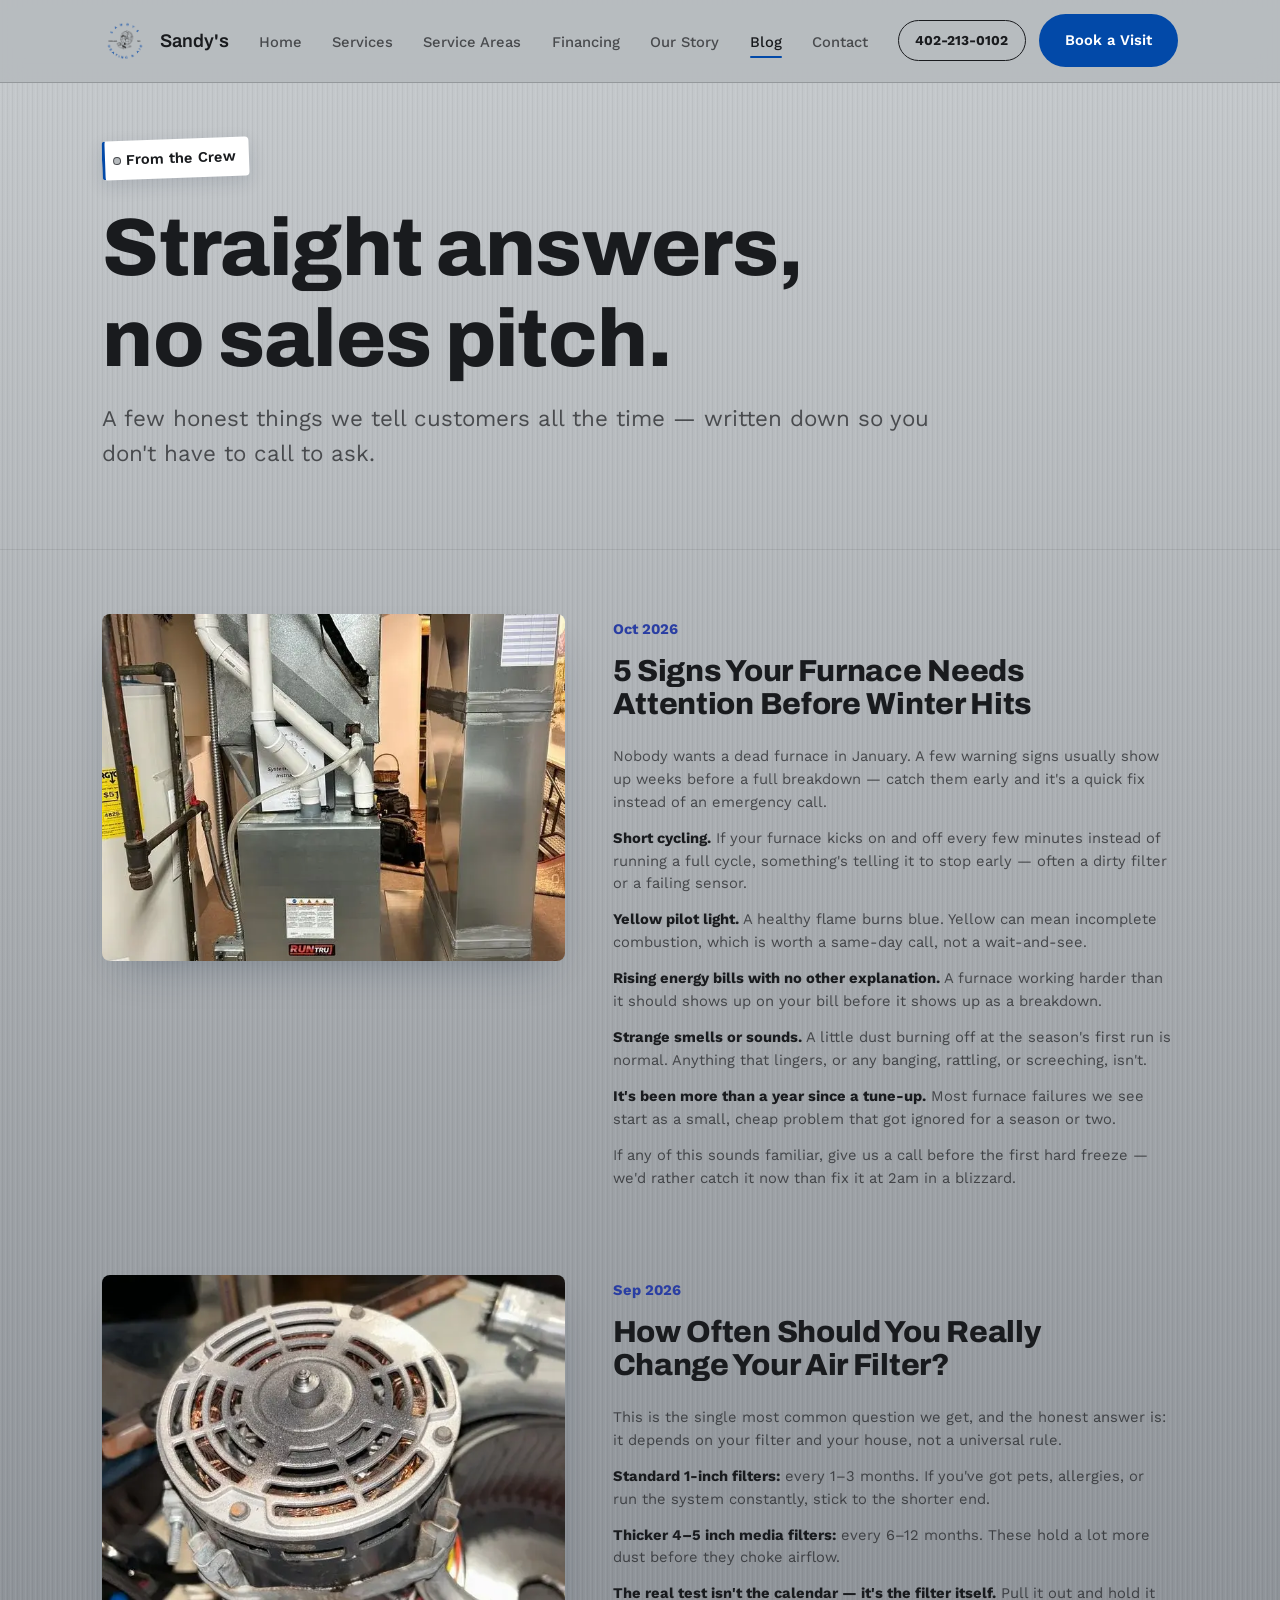
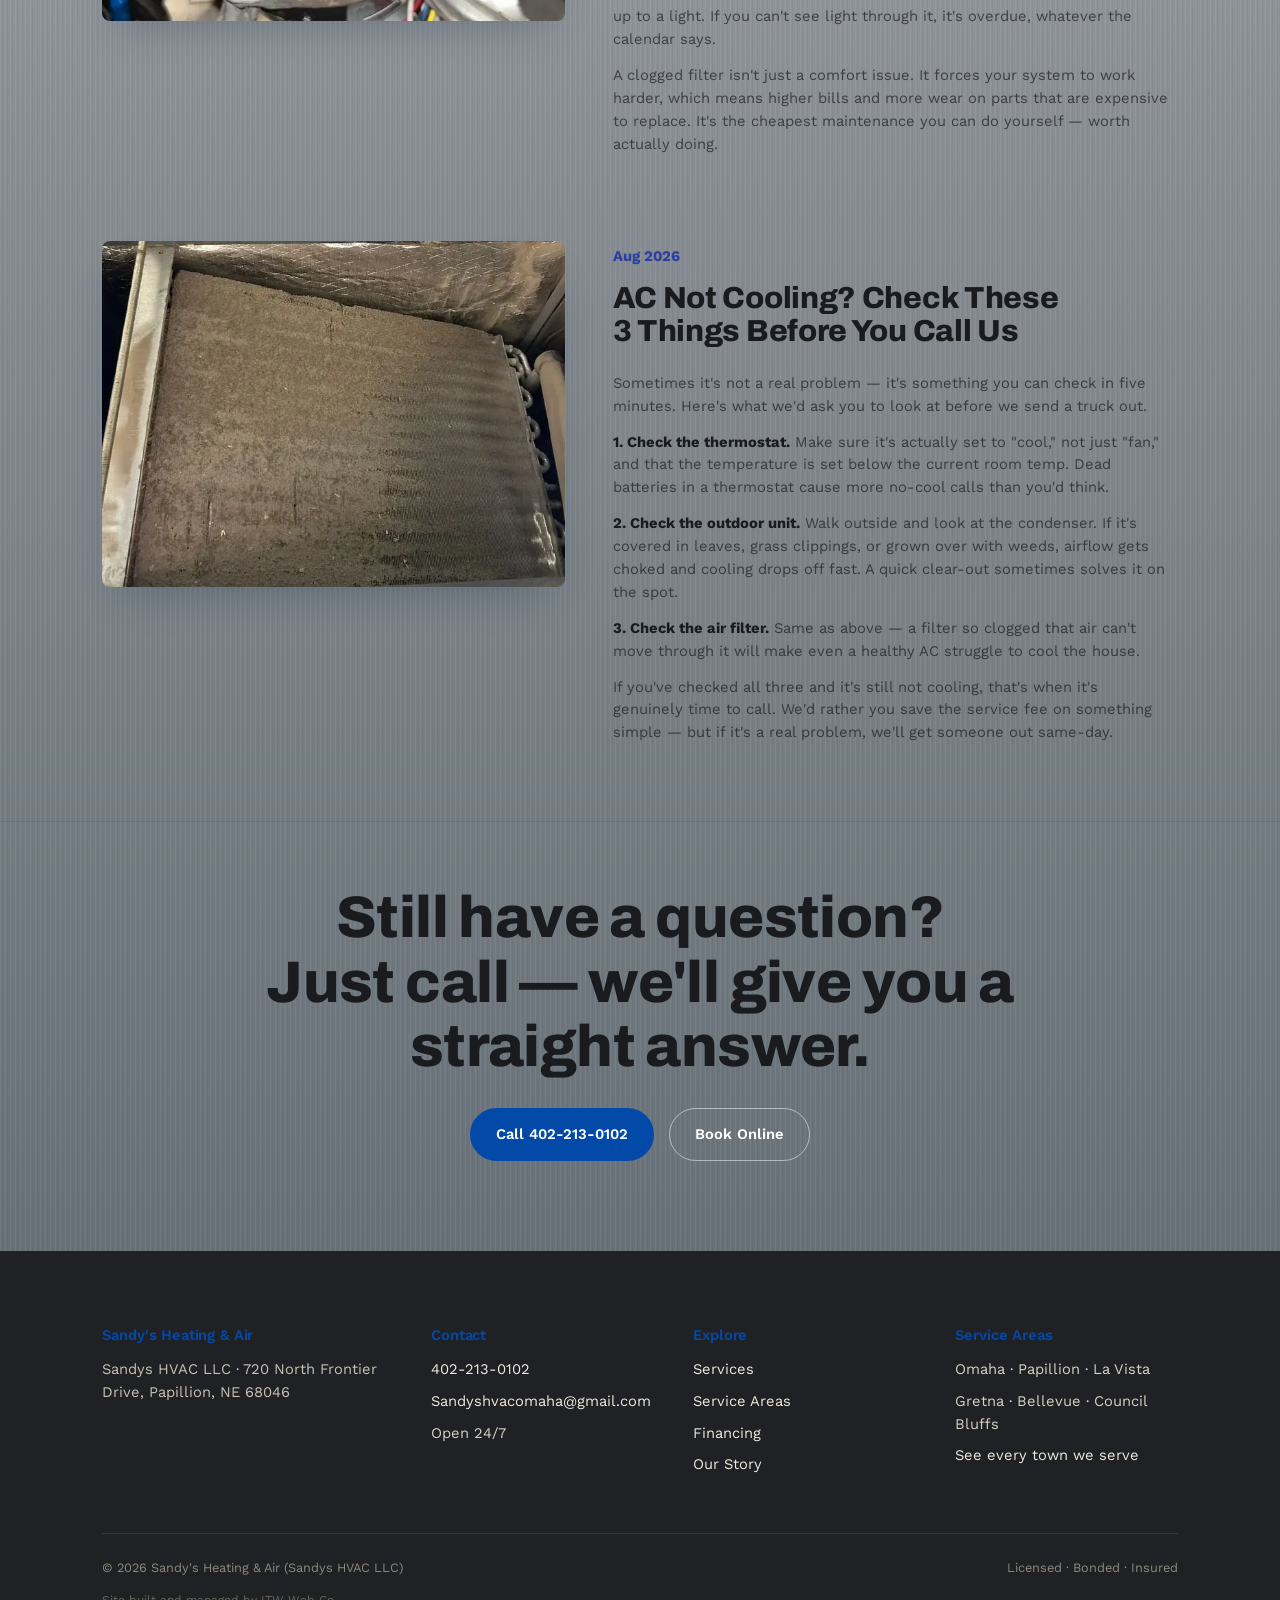
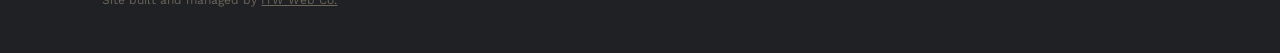
<file: blog.html>
<!DOCTYPE html>
<html lang="en">
<head>
<meta charset="UTF-8">
<meta name="viewport" content="width=device-width, initial-scale=1.0">
<title>Blog | Sandy's Heating &amp; Air &mdash; HVAC Tips from Omaha's Honest HVAC Crew</title>
<meta name="description" content="Straightforward HVAC tips and advice from Sandy's Heating &amp; Air &mdash; furnace warning signs, filter schedules, and simple troubleshooting before you call.">
<link rel="preconnect" href="https://fonts.googleapis.com">
<link rel="stylesheet" href="assets/css/style.css">
<link rel="icon" href="assets/img/favicon.ico" sizes="any">
<link rel="icon" type="image/png" sizes="32x32" href="assets/img/favicon-32.png">
<link rel="apple-touch-icon" href="assets/img/apple-touch-icon.png">
<link rel="canonical" href="https://sandysheatingandair.com/blog.html">
<meta property="og:type" content="website">
<meta property="og:title" content="Blog | Sandy's Heating &amp; Air &mdash; HVAC Tips from Omaha's Honest HVAC Crew">
<meta property="og:description" content="Straightforward HVAC tips and advice from Sandy's Heating &amp; Air &mdash; furnace warning signs, filter schedules, and simple troubleshooting before you call.">
<meta property="og:url" content="https://sandysheatingandair.com/blog.html">
<meta property="og:image" content="https://sandysheatingandair.com/assets/img/team-contact.webp">
<meta property="og:site_name" content="Sandy's Heating & Air">
<meta name="twitter:card" content="summary_large_image">
<meta name="twitter:title" content="Blog | Sandy's Heating &amp; Air &mdash; HVAC Tips from Omaha's Honest HVAC Crew">
<meta name="twitter:description" content="Straightforward HVAC tips and advice from Sandy's Heating &amp; Air &mdash; furnace warning signs, filter schedules, and simple troubleshooting before you call.">
<meta name="twitter:image" content="https://sandysheatingandair.com/assets/img/team-contact.webp">
<script type="application/ld+json">
{
  "@context": "https://schema.org",
  "@type": "BreadcrumbList",
  "itemListElement": [
    {
      "@type": "ListItem",
      "position": 1,
      "name": "Home",
      "item": "https://sandysheatingandair.com/"
    },
    {
      "@type": "ListItem",
      "position": 2,
      "name": "Blog",
      "item": "https://sandysheatingandair.com/blog.html"
    }
  ]
}
</script>
<script type="application/ld+json">
{
  "@context": "https://schema.org",
  "@type": "HVACBusiness",
  "name": "Sandy's Heating & Air",
  "alternateName": "Sandys HVAC LLC",
  "url": "https://sandysheatingandair.com/",
  "logo": "https://sandysheatingandair.com/assets/img/logo.webp",
  "image": "https://sandysheatingandair.com/assets/img/team-contact.webp",
  "telephone": "+14022130102",
  "email": "Sandyshvacomaha@gmail.com",
  "priceRange": "$$",
  "address": {
    "@type": "PostalAddress",
    "streetAddress": "720 North Frontier Drive",
    "addressLocality": "Papillion",
    "addressRegion": "NE",
    "postalCode": "68046",
    "addressCountry": "US"
  },
  "areaServed": [
    {
      "@type": "City",
      "name": "Omaha, NE"
    },
    {
      "@type": "City",
      "name": "Papillion, NE"
    },
    {
      "@type": "City",
      "name": "La Vista, NE"
    },
    {
      "@type": "City",
      "name": "Gretna, NE"
    },
    {
      "@type": "City",
      "name": "Bellevue, NE"
    },
    {
      "@type": "City",
      "name": "Ralston, NE"
    },
    {
      "@type": "City",
      "name": "Boys Town, NE"
    },
    {
      "@type": "City",
      "name": "Elkhorn, NE"
    },
    {
      "@type": "City",
      "name": "Bennington, NE"
    },
    {
      "@type": "City",
      "name": "Springfield, NE"
    },
    {
      "@type": "City",
      "name": "Waterloo, NE"
    },
    {
      "@type": "City",
      "name": "Valley, NE"
    },
    {
      "@type": "City",
      "name": "Yutan, NE"
    },
    {
      "@type": "City",
      "name": "Mead, NE"
    },
    {
      "@type": "City",
      "name": "Ashland, NE"
    },
    {
      "@type": "City",
      "name": "Wahoo, NE"
    },
    {
      "@type": "City",
      "name": "Fort Calhoun, NE"
    },
    {
      "@type": "City",
      "name": "Kennard, NE"
    },
    {
      "@type": "City",
      "name": "Blair, NE"
    },
    {
      "@type": "City",
      "name": "Arlington, NE"
    },
    {
      "@type": "City",
      "name": "Fremont, NE"
    },
    {
      "@type": "City",
      "name": "Louisville, NE"
    },
    {
      "@type": "City",
      "name": "Plattsmouth, NE"
    },
    {
      "@type": "City",
      "name": "Murray, NE"
    },
    {
      "@type": "City",
      "name": "Weeping Water, NE"
    },
    {
      "@type": "City",
      "name": "Elmwood, NE"
    },
    {
      "@type": "City",
      "name": "Greenwood, NE"
    },
    {
      "@type": "City",
      "name": "Council Bluffs, IA"
    },
    {
      "@type": "City",
      "name": "Carter Lake, IA"
    },
    {
      "@type": "City",
      "name": "Crescent, IA"
    },
    {
      "@type": "City",
      "name": "Pacific Junction, IA"
    },
    {
      "@type": "City",
      "name": "Glenwood, IA"
    },
    {
      "@type": "City",
      "name": "Treynor, IA"
    },
    {
      "@type": "City",
      "name": "Underwood, IA"
    },
    {
      "@type": "City",
      "name": "Malvern, IA"
    },
    {
      "@type": "City",
      "name": "Missouri Valley, IA"
    }
  ],
  "openingHoursSpecification": {
    "@type": "OpeningHoursSpecification",
    "dayOfWeek": [
      "Monday",
      "Tuesday",
      "Wednesday",
      "Thursday",
      "Friday",
      "Saturday",
      "Sunday"
    ],
    "opens": "00:00",
    "closes": "23:59"
  }
}
</script>
</head>
<body>

<a class="visually-hidden" href="#main">Skip to content</a>

<header class="site-header">
  <nav class="nav">
    <a class="nav-brand" href="index.html">
      <img class="nav-brand-mark" src="assets/img/logo.webp" alt="Sandy's Heating & Air logo">
      <span class="nav-brand-word">Sandy's</span>
    </a>
    <ul class="nav-links">
      <li><a href="index.html">Home</a></li>
      <li><a href="services.html">Services</a></li>
      <li><a href="service-areas.html">Service Areas</a></li>
      <li><a href="financing.html">Financing</a></li>
      <li><a href="our-story.html">Our Story</a></li>
      <li><a href="blog.html" aria-current="page">Blog</a></li>
      <li><a href="contact.html">Contact</a></li>
    </ul>
    <div class="nav-cta">
      <a class="nav-phone btn btn-ghost" href="tel:4022130102">402-213-0102</a>
      <a class="btn btn-primary" href="https://book.housecallpro.com/book/Sandys-Heating--Air/171e3330077a4adaa7cddf105f714ef6?v2=true" target="_blank" rel="noopener">Book a Visit</a>
      <button class="nav-toggle" aria-label="Open menu" aria-expanded="false" aria-controls="mobile-menu">
        <span></span><span></span><span></span>
      </button>
    </div>
  </nav>
  <div class="mobile-menu" id="mobile-menu" hidden>
    <ul class="mobile-menu-links">
      <li><a href="index.html">Home</a></li>
      <li><a href="services.html">Services</a></li>
      <li><a href="service-areas.html">Service Areas</a></li>
      <li><a href="financing.html">Financing</a></li>
      <li><a href="our-story.html">Our Story</a></li>
      <li><a href="blog.html" aria-current="page">Blog</a></li>
      <li><a href="contact.html">Contact</a></li>
    </ul>
    <div class="mobile-menu-cta">
      <a class="btn btn-ghost btn-call" href="tel:4022130102">Call 402-213-0102</a>
      <a class="btn btn-primary" href="https://book.housecallpro.com/book/Sandys-Heating--Air/171e3330077a4adaa7cddf105f714ef6?v2=true" target="_blank" rel="noopener">Book a Visit</a>
    </div>
  </div>
</header>

<main id="main">

  <!-- ============ HERO ============ -->
  <section class="hero">
    <div class="container hero-top" style="grid-template-columns: 1fr;">
      <div class="hero-copy" data-reveal>
        <div class="tag tag--ember" style="margin-bottom:1.6rem;">From the Crew</div>
        <h1 style="max-width: 18ch;">Straight answers, no sales pitch.</h1>
        <p class="lede" style="max-width: 60ch; margin-top: 1rem;">A few honest things we tell customers all the time &mdash; written down so you don't have to call to ask.</p>
      </div>
    </div>
  </section>

  <!-- ============ POSTS ============ -->
  <section class="blog">
    <div class="container blog-list">
      <!-- BLOG:START -->
      <!-- BLOG:END -->
      
      <article class="blog-post" data-reveal>
        <img src="assets/img/hvac-install.webp" alt="" loading="lazy">
        <div class="blog-post-body">
          <span class="blog-post-date">Oct 2026</span>
          <h2>5 Signs Your Furnace Needs Attention Before Winter Hits</h2>
          <p>Nobody wants a dead furnace in January. A few warning signs usually show up weeks before a full breakdown &mdash; catch them early and it's a quick fix instead of an emergency call.</p>
          <p><strong>Short cycling.</strong> If your furnace kicks on and off every few minutes instead of running a full cycle, something's telling it to stop early &mdash; often a dirty filter or a failing sensor.</p>
          <p><strong>Yellow pilot light.</strong> A healthy flame burns blue. Yellow can mean incomplete combustion, which is worth a same-day call, not a wait-and-see.</p>
          <p><strong>Rising energy bills with no other explanation.</strong> A furnace working harder than it should shows up on your bill before it shows up as a breakdown.</p>
          <p><strong>Strange smells or sounds.</strong> A little dust burning off at the season's first run is normal. Anything that lingers, or any banging, rattling, or screeching, isn't.</p>
          <p><strong>It's been more than a year since a tune-up.</strong> Most furnace failures we see start as a small, cheap problem that got ignored for a season or two.</p>
          <p>If any of this sounds familiar, give us a call before the first hard freeze &mdash; we'd rather catch it now than fix it at 2am in a blizzard.</p>
        </div>
      </article>
      <article class="blog-post" data-reveal>
        <img src="assets/img/furnace-repair.webp" alt="" loading="lazy">
        <div class="blog-post-body">
          <span class="blog-post-date">Sep 2026</span>
          <h2>How Often Should You Really Change Your Air Filter?</h2>
          <p>This is the single most common question we get, and the honest answer is: it depends on your filter and your house, not a universal rule.</p>
          <p><strong>Standard 1-inch filters:</strong> every 1&ndash;3 months. If you've got pets, allergies, or run the system constantly, stick to the shorter end.</p>
          <p><strong>Thicker 4&ndash;5 inch media filters:</strong> every 6&ndash;12 months. These hold a lot more dust before they choke airflow.</p>
          <p><strong>The real test isn't the calendar &mdash; it's the filter itself.</strong> Pull it out and hold it up to a light. If you can't see light through it, it's overdue, whatever the calendar says.</p>
          <p>A clogged filter isn't just a comfort issue. It forces your system to work harder, which means higher bills and more wear on parts that are expensive to replace. It's the cheapest maintenance you can do yourself &mdash; worth actually doing.</p>
        </div>
      </article>
      <article class="blog-post" data-reveal>
        <img src="assets/img/ac-repair.webp" alt="" loading="lazy">
        <div class="blog-post-body">
          <span class="blog-post-date">Aug 2026</span>
          <h2>AC Not Cooling? Check These 3 Things Before You Call Us</h2>
          <p>Sometimes it's not a real problem &mdash; it's something you can check in five minutes. Here's what we'd ask you to look at before we send a truck out.</p>
          <p><strong>1. Check the thermostat.</strong> Make sure it's actually set to "cool," not just "fan," and that the temperature is set below the current room temp. Dead batteries in a thermostat cause more no-cool calls than you'd think.</p>
          <p><strong>2. Check the outdoor unit.</strong> Walk outside and look at the condenser. If it's covered in leaves, grass clippings, or grown over with weeds, airflow gets choked and cooling drops off fast. A quick clear-out sometimes solves it on the spot.</p>
          <p><strong>3. Check the air filter.</strong> Same as above &mdash; a filter so clogged that air can't move through it will make even a healthy AC struggle to cool the house.</p>
          <p>If you've checked all three and it's still not cooling, that's when it's genuinely time to call. We'd rather you save the service fee on something simple &mdash; but if it's a real problem, we'll get someone out same-day.</p>
        </div>
      </article>
    </div>
  </section>

  <!-- ============ CTA ============ -->
  <section class="cta">
    <div class="container cta-inner" data-reveal>
      <h2>Still have a&nbsp;question?<br>Just call &mdash; we'll give you a straight&nbsp;answer.</h2>
      <div class="hero-actions" style="justify-content:center;">
        <a class="btn btn-primary" href="tel:4022130102">Call 402-213-0102</a>
        <a class="btn btn-ghost-light" href="https://book.housecallpro.com/book/Sandys-Heating--Air/171e3330077a4adaa7cddf105f714ef6?v2=true" target="_blank" rel="noopener">Book Online</a>
      </div>
    </div>
  </section>

</main>

<footer class="site-footer">
  <div class="container">
    <div class="footer-grid">
      <div>
        <h4>Sandy's Heating &amp; Air</h4>
        <p class="lede" style="font-size:var(--step--1); max-width:32ch;">Sandys HVAC LLC &middot; 720 North Frontier Drive, Papillion, NE 68046</p>
      </div>
      <div>
        <h4>Contact</h4>
        <ul>
          <li><a href="tel:4022130102">402-213-0102</a></li>
          <li><a href="mailto:Sandyshvacomaha@gmail.com">Sandyshvacomaha@gmail.com</a></li>
          <li>Open 24/7</li>
        </ul>
      </div>
      <div>
        <h4>Explore</h4>
        <ul>
          <li><a href="services.html">Services</a></li>
          <li><a href="service-areas.html">Service Areas</a></li>
          <li><a href="financing.html">Financing</a></li>
          <li><a href="our-story.html">Our Story</a></li>
        </ul>
      </div>
      <div>
        <h4>Service Areas</h4>
        <ul>
          <li>Omaha &middot; Papillion &middot; La Vista</li>
          <li>Gretna &middot; Bellevue &middot; Council Bluffs</li>
          <li><a href="service-areas.html">See every town we serve</a></li>
        </ul>
      </div>
    </div>
    <div class="footer-bottom">
      <span>&copy; 2026 Sandy's Heating &amp; Air (Sandys HVAC LLC)</span>
      <span>Licensed &middot; Bonded &middot; Insured</span>
    </div>
    <p class="site-credit">Site built and managed by <a href="https://imthewilbur.com" target="_blank" rel="noopener">ITW Web Co.</a></p>
  </div>
</footer>

<script src="assets/js/main.js"></script>
<!--Start of Tidio Script-->
<script src="//code.tidio.co/p4zsy2oki0zkbaau1yslcawgyzqpoz0b.js" async></script>
<!--End of Tidio Script-->
</body>
</html>
</file>
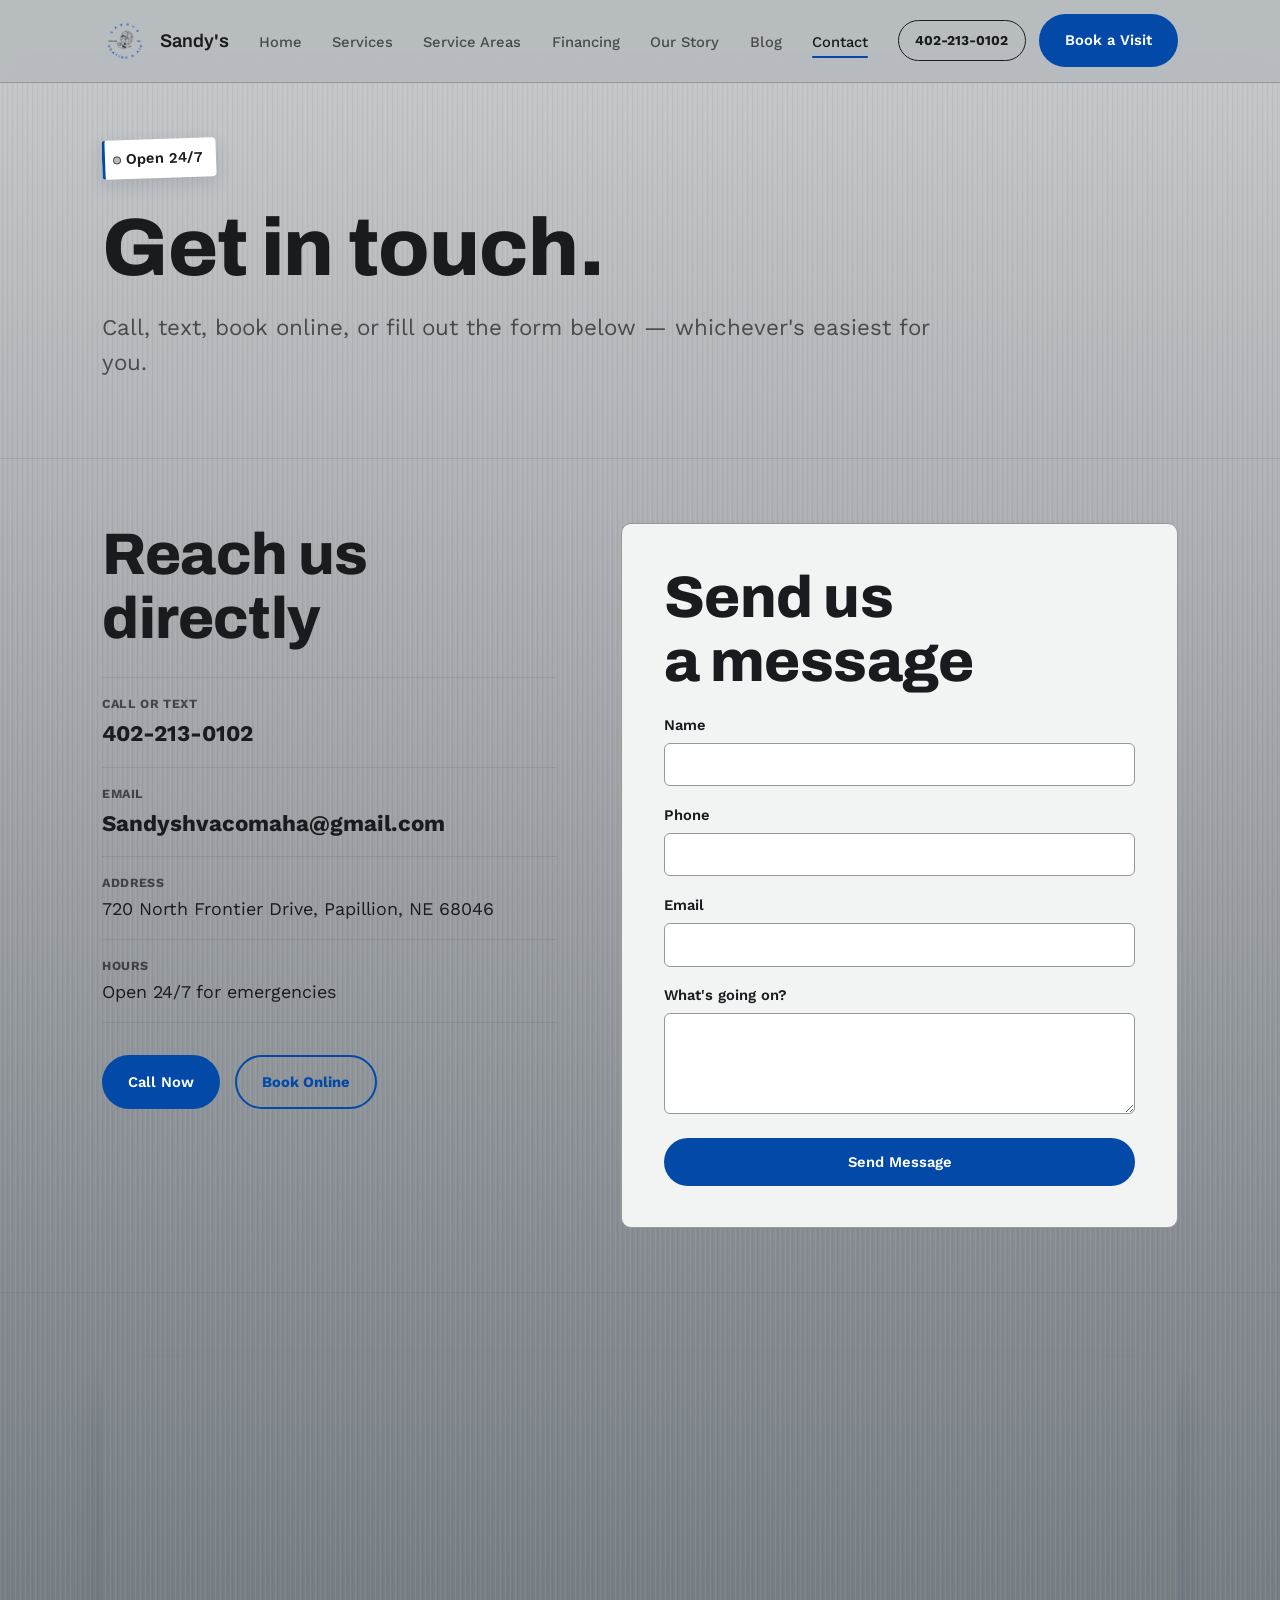
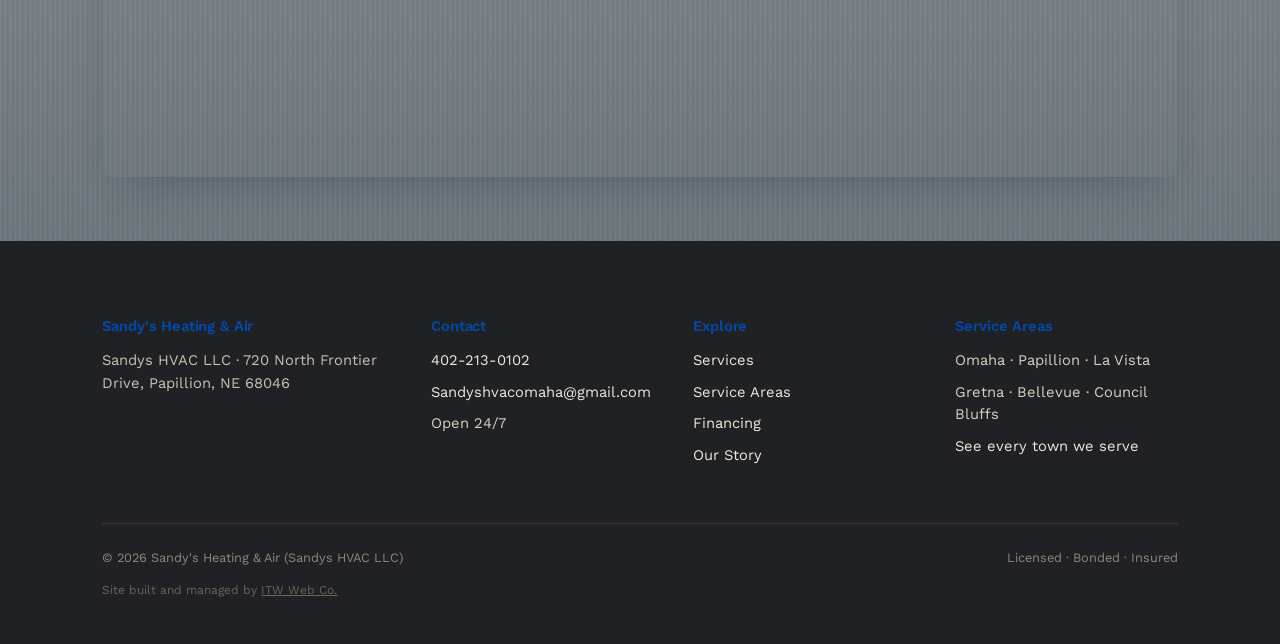
<file: contact.html>
<!DOCTYPE html>
<html lang="en">
<head>
<meta charset="UTF-8">
<meta name="viewport" content="width=device-width, initial-scale=1.0">
<title>Contact Us | Sandy's Heating &amp; Air &mdash; Papillion, NE</title>
<meta name="description" content="Call, text, or message Sandy's Heating &amp; Air &mdash; 720 North Frontier Drive, Papillion, NE. Open 24/7 for HVAC emergencies across the Omaha metro.">
<link rel="preconnect" href="https://fonts.googleapis.com">
<link rel="stylesheet" href="assets/css/style.css">
<link rel="icon" href="assets/img/favicon.ico" sizes="any">
<link rel="icon" type="image/png" sizes="32x32" href="assets/img/favicon-32.png">
<link rel="apple-touch-icon" href="assets/img/apple-touch-icon.png">
<link rel="canonical" href="https://sandysheatingandair.com/contact.html">
<meta property="og:type" content="website">
<meta property="og:title" content="Contact Us | Sandy's Heating &amp; Air &mdash; Papillion, NE">
<meta property="og:description" content="Call, text, or message Sandy's Heating &amp; Air &mdash; 720 North Frontier Drive, Papillion, NE. Open 24/7 for HVAC emergencies across the Omaha metro.">
<meta property="og:url" content="https://sandysheatingandair.com/contact.html">
<meta property="og:image" content="https://sandysheatingandair.com/assets/img/team-contact.webp">
<meta property="og:site_name" content="Sandy's Heating & Air">
<meta name="twitter:card" content="summary_large_image">
<meta name="twitter:title" content="Contact Us | Sandy's Heating &amp; Air &mdash; Papillion, NE">
<meta name="twitter:description" content="Call, text, or message Sandy's Heating &amp; Air &mdash; 720 North Frontier Drive, Papillion, NE. Open 24/7 for HVAC emergencies across the Omaha metro.">
<meta name="twitter:image" content="https://sandysheatingandair.com/assets/img/team-contact.webp">
<script type="application/ld+json">
{
  "@context": "https://schema.org",
  "@type": "BreadcrumbList",
  "itemListElement": [
    {
      "@type": "ListItem",
      "position": 1,
      "name": "Home",
      "item": "https://sandysheatingandair.com/"
    },
    {
      "@type": "ListItem",
      "position": 2,
      "name": "Contact",
      "item": "https://sandysheatingandair.com/contact.html"
    }
  ]
}
</script>
<script type="application/ld+json">
{
  "@context": "https://schema.org",
  "@type": "HVACBusiness",
  "name": "Sandy's Heating & Air",
  "alternateName": "Sandys HVAC LLC",
  "url": "https://sandysheatingandair.com/",
  "logo": "https://sandysheatingandair.com/assets/img/logo.webp",
  "image": "https://sandysheatingandair.com/assets/img/team-contact.webp",
  "telephone": "+14022130102",
  "email": "Sandyshvacomaha@gmail.com",
  "priceRange": "$$",
  "address": {
    "@type": "PostalAddress",
    "streetAddress": "720 North Frontier Drive",
    "addressLocality": "Papillion",
    "addressRegion": "NE",
    "postalCode": "68046",
    "addressCountry": "US"
  },
  "areaServed": [
    {
      "@type": "City",
      "name": "Omaha, NE"
    },
    {
      "@type": "City",
      "name": "Papillion, NE"
    },
    {
      "@type": "City",
      "name": "La Vista, NE"
    },
    {
      "@type": "City",
      "name": "Gretna, NE"
    },
    {
      "@type": "City",
      "name": "Bellevue, NE"
    },
    {
      "@type": "City",
      "name": "Ralston, NE"
    },
    {
      "@type": "City",
      "name": "Boys Town, NE"
    },
    {
      "@type": "City",
      "name": "Elkhorn, NE"
    },
    {
      "@type": "City",
      "name": "Bennington, NE"
    },
    {
      "@type": "City",
      "name": "Springfield, NE"
    },
    {
      "@type": "City",
      "name": "Waterloo, NE"
    },
    {
      "@type": "City",
      "name": "Valley, NE"
    },
    {
      "@type": "City",
      "name": "Yutan, NE"
    },
    {
      "@type": "City",
      "name": "Mead, NE"
    },
    {
      "@type": "City",
      "name": "Ashland, NE"
    },
    {
      "@type": "City",
      "name": "Wahoo, NE"
    },
    {
      "@type": "City",
      "name": "Fort Calhoun, NE"
    },
    {
      "@type": "City",
      "name": "Kennard, NE"
    },
    {
      "@type": "City",
      "name": "Blair, NE"
    },
    {
      "@type": "City",
      "name": "Arlington, NE"
    },
    {
      "@type": "City",
      "name": "Fremont, NE"
    },
    {
      "@type": "City",
      "name": "Louisville, NE"
    },
    {
      "@type": "City",
      "name": "Plattsmouth, NE"
    },
    {
      "@type": "City",
      "name": "Murray, NE"
    },
    {
      "@type": "City",
      "name": "Weeping Water, NE"
    },
    {
      "@type": "City",
      "name": "Elmwood, NE"
    },
    {
      "@type": "City",
      "name": "Greenwood, NE"
    },
    {
      "@type": "City",
      "name": "Council Bluffs, IA"
    },
    {
      "@type": "City",
      "name": "Carter Lake, IA"
    },
    {
      "@type": "City",
      "name": "Crescent, IA"
    },
    {
      "@type": "City",
      "name": "Pacific Junction, IA"
    },
    {
      "@type": "City",
      "name": "Glenwood, IA"
    },
    {
      "@type": "City",
      "name": "Treynor, IA"
    },
    {
      "@type": "City",
      "name": "Underwood, IA"
    },
    {
      "@type": "City",
      "name": "Malvern, IA"
    },
    {
      "@type": "City",
      "name": "Missouri Valley, IA"
    }
  ],
  "openingHoursSpecification": {
    "@type": "OpeningHoursSpecification",
    "dayOfWeek": [
      "Monday",
      "Tuesday",
      "Wednesday",
      "Thursday",
      "Friday",
      "Saturday",
      "Sunday"
    ],
    "opens": "00:00",
    "closes": "23:59"
  }
}
</script>
</head>
<body>

<a class="visually-hidden" href="#main">Skip to content</a>

<header class="site-header">
  <nav class="nav">
    <a class="nav-brand" href="index.html">
      <img class="nav-brand-mark" src="assets/img/logo.webp" alt="Sandy's Heating & Air logo">
      <span class="nav-brand-word">Sandy's</span>
    </a>
    <ul class="nav-links">
      <li><a href="index.html">Home</a></li>
      <li><a href="services.html">Services</a></li>
      <li><a href="service-areas.html">Service Areas</a></li>
      <li><a href="financing.html">Financing</a></li>
      <li><a href="our-story.html">Our Story</a></li>
      <li><a href="blog.html">Blog</a></li>
      <li><a href="contact.html" aria-current="page">Contact</a></li>
    </ul>
    <div class="nav-cta">
      <a class="nav-phone btn btn-ghost" href="tel:4022130102">402-213-0102</a>
      <a class="btn btn-primary" href="https://book.housecallpro.com/book/Sandys-Heating--Air/171e3330077a4adaa7cddf105f714ef6?v2=true" target="_blank" rel="noopener">Book a Visit</a>
      <button class="nav-toggle" aria-label="Open menu" aria-expanded="false" aria-controls="mobile-menu">
        <span></span><span></span><span></span>
      </button>
    </div>
  </nav>
  <div class="mobile-menu" id="mobile-menu" hidden>
    <ul class="mobile-menu-links">
      <li><a href="index.html">Home</a></li>
      <li><a href="services.html">Services</a></li>
      <li><a href="service-areas.html">Service Areas</a></li>
      <li><a href="financing.html">Financing</a></li>
      <li><a href="our-story.html">Our Story</a></li>
      <li><a href="blog.html">Blog</a></li>
      <li><a href="contact.html" aria-current="page">Contact</a></li>
    </ul>
    <div class="mobile-menu-cta">
      <a class="btn btn-ghost btn-call" href="tel:4022130102">Call 402-213-0102</a>
      <a class="btn btn-primary" href="https://book.housecallpro.com/book/Sandys-Heating--Air/171e3330077a4adaa7cddf105f714ef6?v2=true" target="_blank" rel="noopener">Book a Visit</a>
    </div>
  </div>
</header>

<main id="main">

  <!-- ============ HERO ============ -->
  <section class="hero">
    <div class="container hero-top" style="grid-template-columns: 1fr;">
      <div class="hero-copy" data-reveal>
        <div class="tag tag--ember" style="margin-bottom:1.6rem;">Open 24/7</div>
        <h1 style="max-width: 18ch;">Get in touch.</h1>
        <p class="lede" style="max-width: 60ch; margin-top: 1rem;">Call, text, book online, or fill out the form below &mdash; whichever's easiest for you.</p>
      </div>
    </div>
  </section>

  <!-- ============ CONTACT GRID ============ -->
  <section class="contact-section">
    <div class="container contact-grid">
      <div class="contact-info" data-reveal>
        <h2>Reach us directly</h2>
        <ul class="contact-list">
          <li>
            <span class="contact-label">Call or text</span>
            <a href="tel:4022130102">402-213-0102</a>
          </li>
          <li>
            <span class="contact-label">Email</span>
            <a href="mailto:Sandyshvacomaha@gmail.com">Sandyshvacomaha@gmail.com</a>
          </li>
          <li>
            <span class="contact-label">Address</span>
            <span>720 North Frontier Drive, Papillion, NE 68046</span>
          </li>
          <li>
            <span class="contact-label">Hours</span>
            <span>Open 24/7 for emergencies</span>
          </li>
        </ul>
        <div class="hero-actions">
          <a class="btn btn-primary" href="tel:4022130102">Call Now</a>
          <a class="btn btn-ghost btn-accent" href="https://book.housecallpro.com/book/Sandys-Heating--Air/171e3330077a4adaa7cddf105f714ef6?v2=true" target="_blank" rel="noopener">Book Online</a>
        </div>
      </div>

      <form class="contact-form" id="contact-form" data-reveal action="https://formspree.io/f/xljdbzqd" method="POST">
        <input type="hidden" name="_next" value="thank-you.html">
        <p class="contact-form-error" id="contact-form-error" hidden>Something went wrong sending your message. Please call us instead at <a href="tel:4022130102">402-213-0102</a>.</p>
        <h2>Send us a message</h2>
        <label>
          Name
          <input type="text" name="name" required>
        </label>
        <label>
          Phone
          <input type="tel" name="phone" required>
        </label>
        <label>
          Email
          <input type="email" name="email" required>
        </label>
        <label>
          What's going on?
          <textarea name="message" rows="4" required></textarea>
        </label>
        <button class="btn btn-primary" type="submit">Send Message</button>
      </form>
    </div>
  </section>

  <!-- ============ MAP ============ -->
  <section class="map-section">
    <div class="container">
      <div class="map-embed" data-reveal>
        <iframe src="https://www.google.com/maps?q=720%20North%20Frontier%20Drive%2C%20Papillion%2C%20NE%2068046&output=embed" width="100%" height="420" style="border:0;" loading="lazy" referrerpolicy="no-referrer-when-downgrade" title="Sandy's Heating & Air location map"></iframe>
      </div>
    </div>
  </section>

</main>

<footer class="site-footer">
  <div class="container">
    <div class="footer-grid">
      <div>
        <h4>Sandy's Heating &amp; Air</h4>
        <p class="lede" style="font-size:var(--step--1); max-width:32ch;">Sandys HVAC LLC &middot; 720 North Frontier Drive, Papillion, NE 68046</p>
      </div>
      <div>
        <h4>Contact</h4>
        <ul>
          <li><a href="tel:4022130102">402-213-0102</a></li>
          <li><a href="mailto:Sandyshvacomaha@gmail.com">Sandyshvacomaha@gmail.com</a></li>
          <li>Open 24/7</li>
        </ul>
      </div>
      <div>
        <h4>Explore</h4>
        <ul>
          <li><a href="services.html">Services</a></li>
          <li><a href="service-areas.html">Service Areas</a></li>
          <li><a href="financing.html">Financing</a></li>
          <li><a href="our-story.html">Our Story</a></li>
        </ul>
      </div>
      <div>
        <h4>Service Areas</h4>
        <ul>
          <li>Omaha &middot; Papillion &middot; La Vista</li>
          <li>Gretna &middot; Bellevue &middot; Council Bluffs</li>
          <li><a href="service-areas.html">See every town we serve</a></li>
        </ul>
      </div>
    </div>
    <div class="footer-bottom">
      <span>&copy; 2026 Sandy's Heating &amp; Air (Sandys HVAC LLC)</span>
      <span>Licensed &middot; Bonded &middot; Insured</span>
    </div>
    <p class="site-credit">Site built and managed by <a href="https://imthewilbur.com" target="_blank" rel="noopener">ITW Web Co.</a></p>
  </div>
</footer>

<script src="assets/js/main.js"></script>
<!--Start of Tidio Script-->
<script src="//code.tidio.co/p4zsy2oki0zkbaau1yslcawgyzqpoz0b.js" async></script>
<!--End of Tidio Script-->
</body>
</html>
</file>
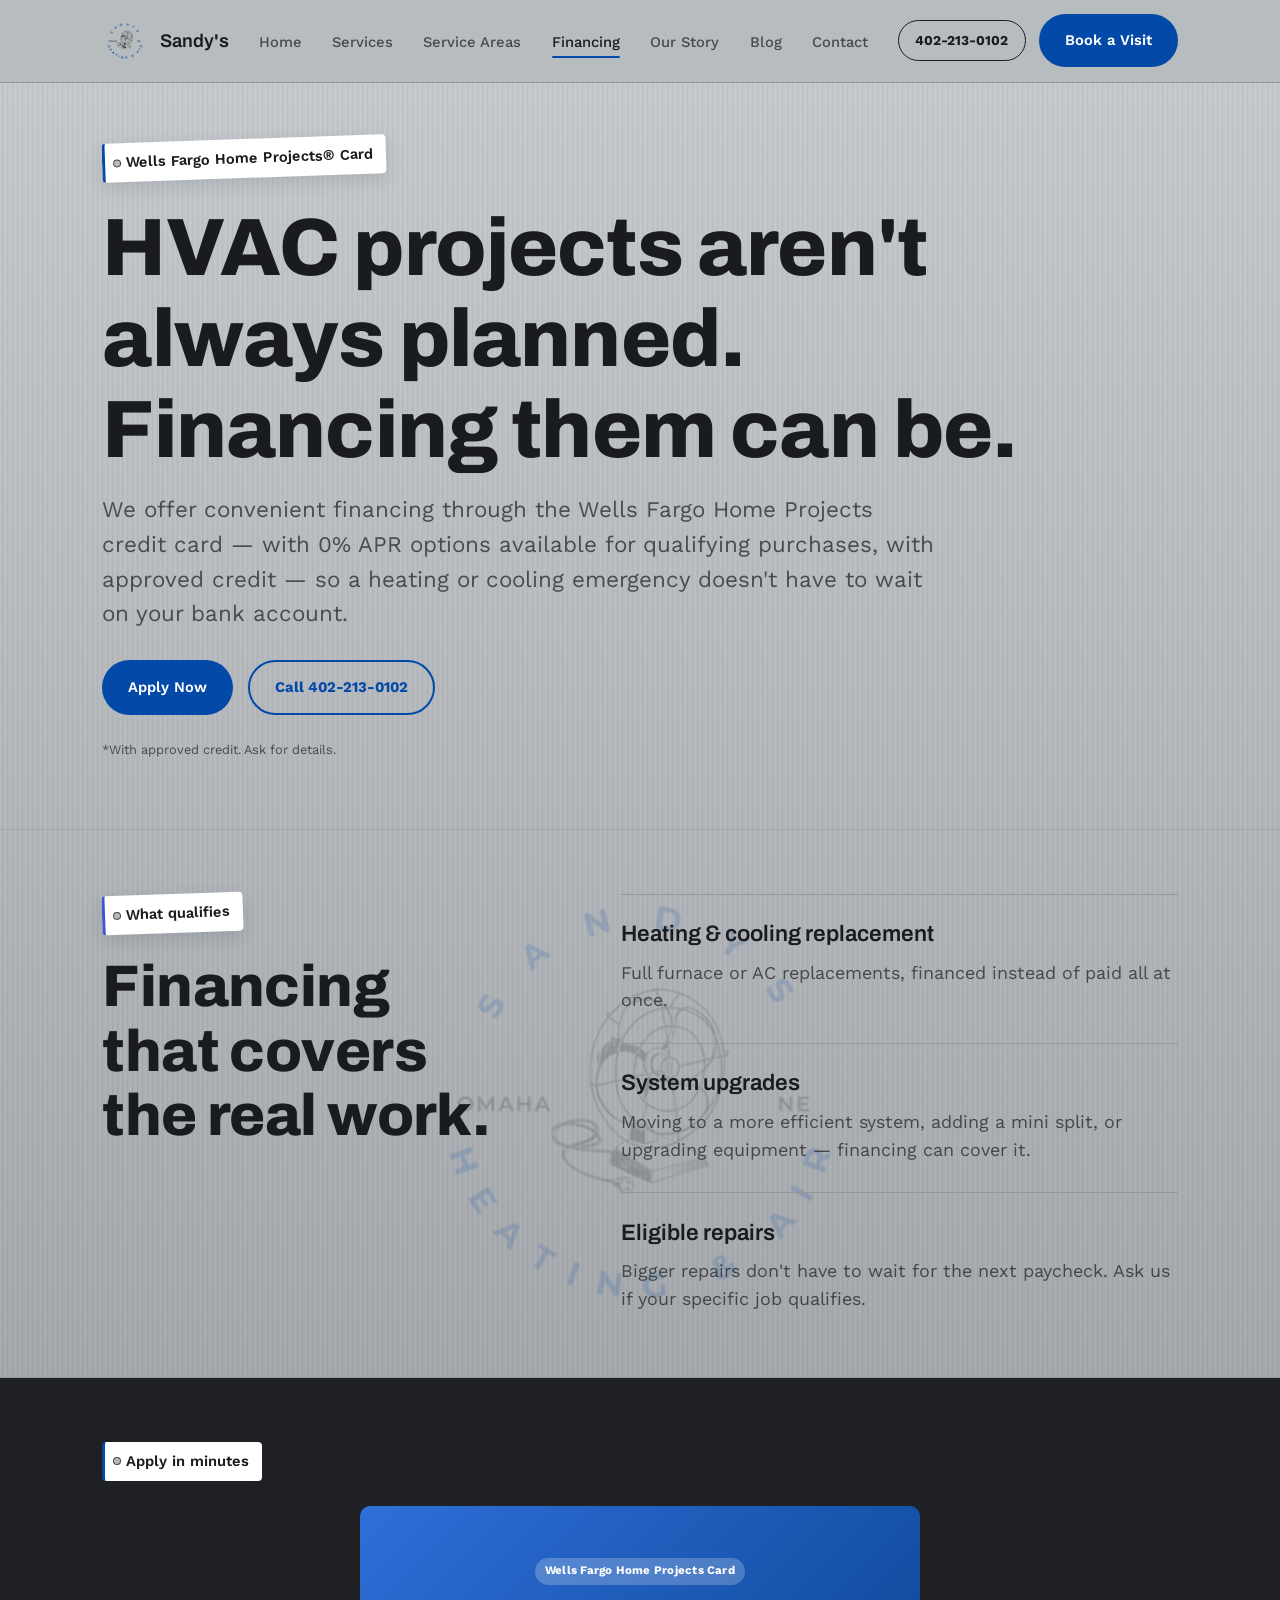
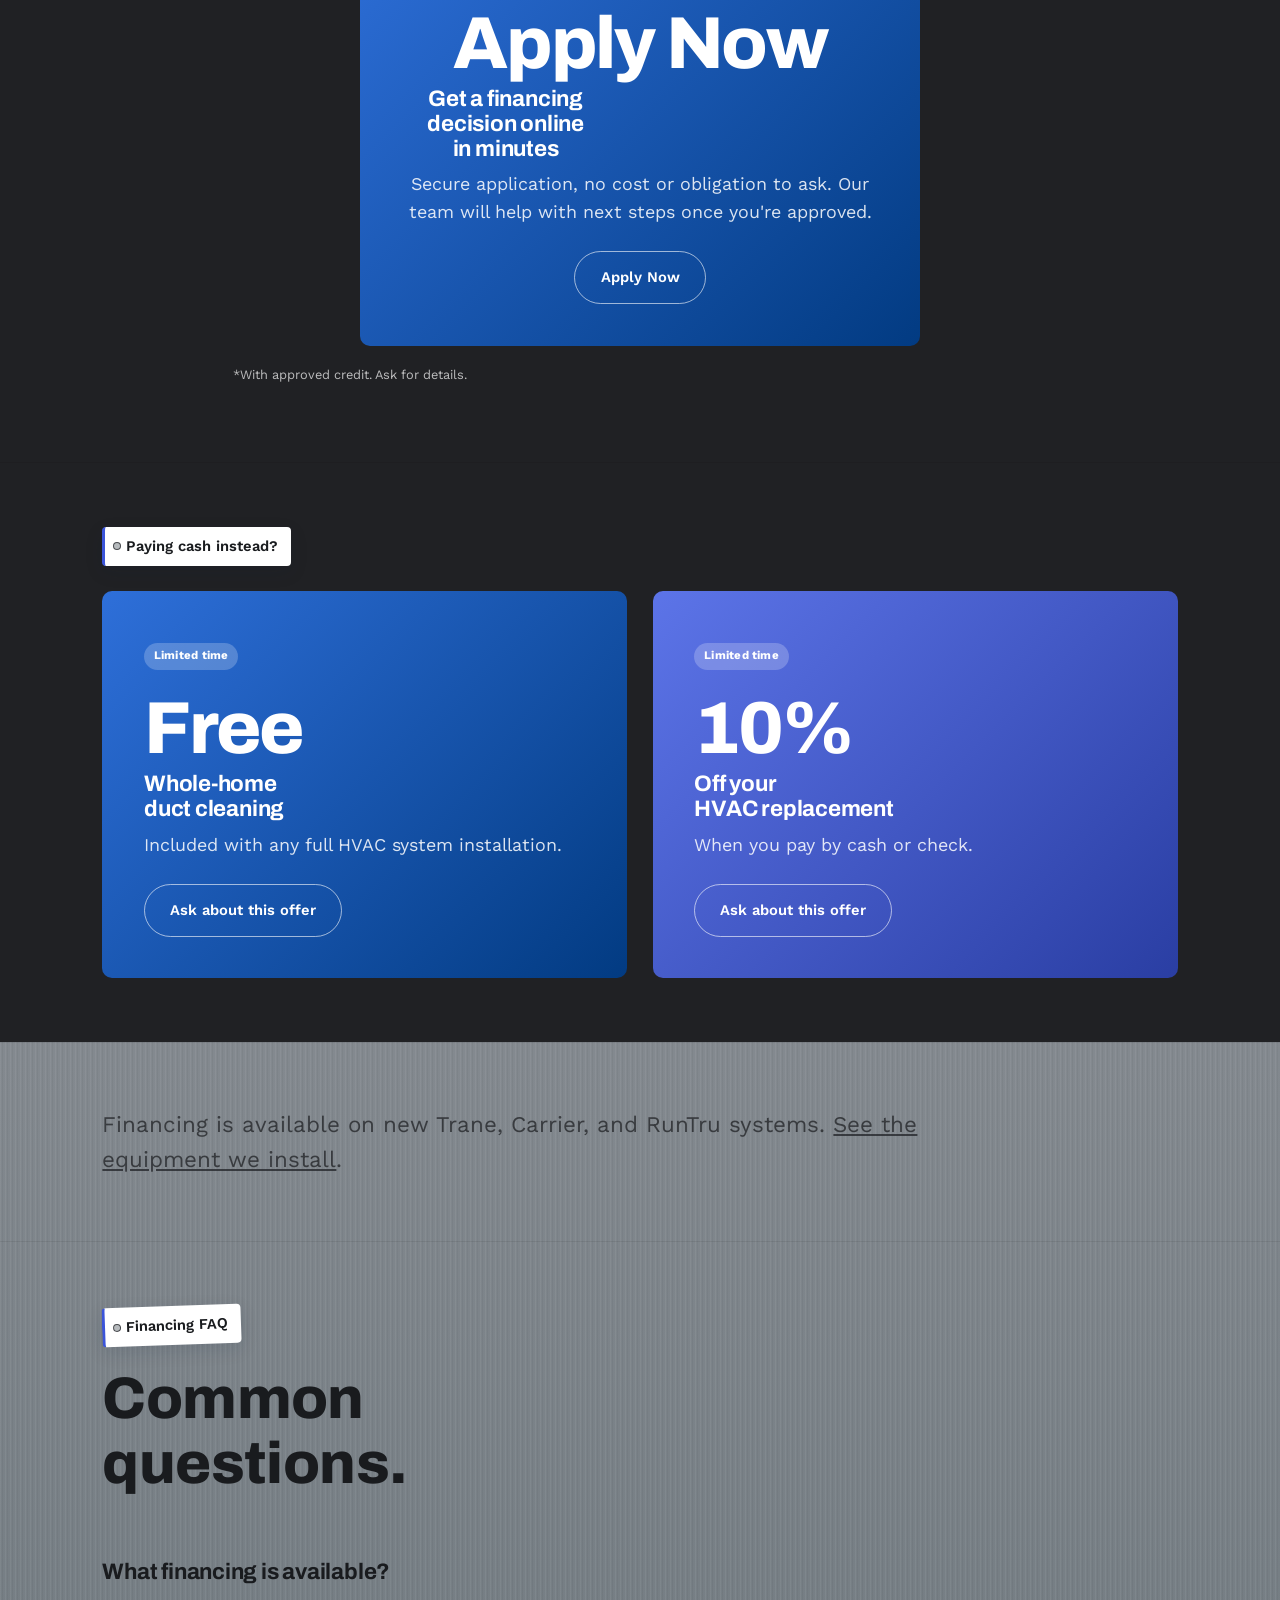
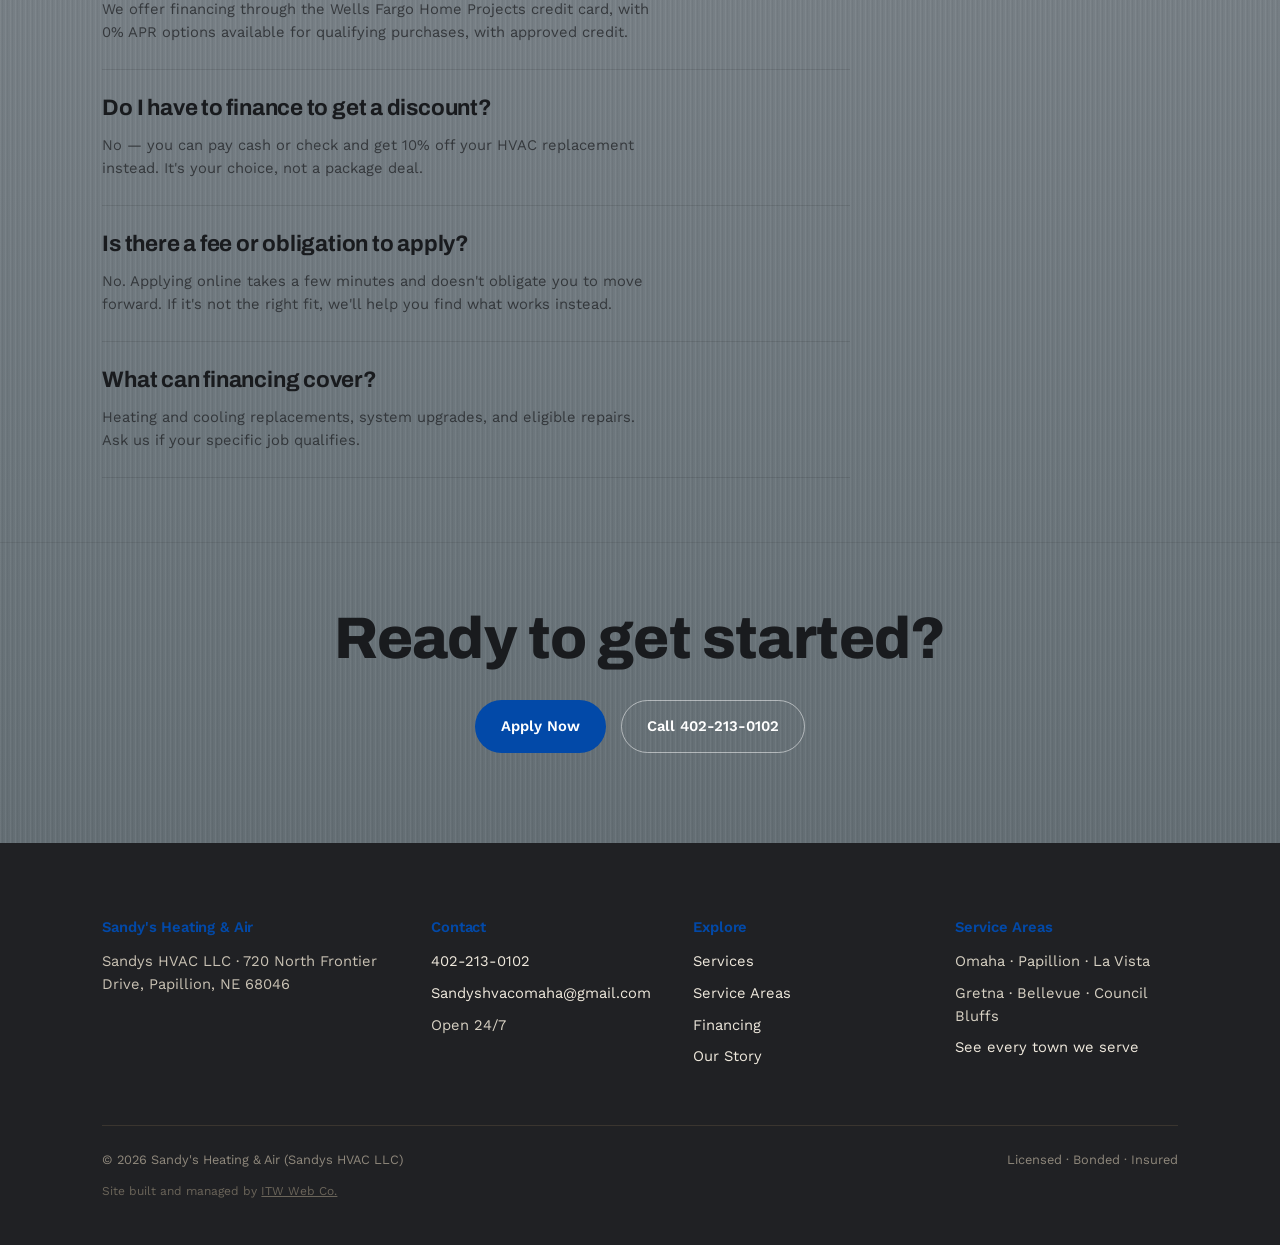
<file: financing.html>
<!DOCTYPE html>
<html lang="en">
<head>
<meta charset="UTF-8">
<meta name="viewport" content="width=device-width, initial-scale=1.0">
<title>Financing &amp; Offers | Sandy's Heating &amp; Air</title>
<meta name="description" content="Wells Fargo Home Projects financing with 0% APR options, plus current offers on HVAC installation and replacement from Sandy's Heating &amp; Air in Omaha, NE.">
<link rel="preconnect" href="https://fonts.googleapis.com">
<link rel="stylesheet" href="assets/css/style.css">
<link rel="icon" href="assets/img/favicon.ico" sizes="any">
<link rel="icon" type="image/png" sizes="32x32" href="assets/img/favicon-32.png">
<link rel="apple-touch-icon" href="assets/img/apple-touch-icon.png">
<link rel="canonical" href="https://sandysheatingandair.com/financing.html">
<meta property="og:type" content="website">
<meta property="og:title" content="Financing &amp; Offers | Sandy's Heating &amp; Air">
<meta property="og:description" content="Wells Fargo Home Projects financing with 0% APR options, plus current offers on HVAC installation and replacement from Sandy's Heating &amp; Air in Omaha, NE.">
<meta property="og:url" content="https://sandysheatingandair.com/financing.html">
<meta property="og:image" content="https://sandysheatingandair.com/assets/img/team-contact.webp">
<meta property="og:site_name" content="Sandy's Heating & Air">
<meta name="twitter:card" content="summary_large_image">
<meta name="twitter:title" content="Financing &amp; Offers | Sandy's Heating &amp; Air">
<meta name="twitter:description" content="Wells Fargo Home Projects financing with 0% APR options, plus current offers on HVAC installation and replacement from Sandy's Heating &amp; Air in Omaha, NE.">
<meta name="twitter:image" content="https://sandysheatingandair.com/assets/img/team-contact.webp">
<script type="application/ld+json">
{
  "@context": "https://schema.org",
  "@type": "BreadcrumbList",
  "itemListElement": [
    {
      "@type": "ListItem",
      "position": 1,
      "name": "Home",
      "item": "https://sandysheatingandair.com/"
    },
    {
      "@type": "ListItem",
      "position": 2,
      "name": "Financing",
      "item": "https://sandysheatingandair.com/financing.html"
    }
  ]
}
</script>
<script type="application/ld+json">
{
  "@context": "https://schema.org",
  "@type": "HVACBusiness",
  "name": "Sandy's Heating & Air",
  "alternateName": "Sandys HVAC LLC",
  "url": "https://sandysheatingandair.com/",
  "logo": "https://sandysheatingandair.com/assets/img/logo.webp",
  "image": "https://sandysheatingandair.com/assets/img/team-contact.webp",
  "telephone": "+14022130102",
  "email": "Sandyshvacomaha@gmail.com",
  "priceRange": "$$",
  "address": {
    "@type": "PostalAddress",
    "streetAddress": "720 North Frontier Drive",
    "addressLocality": "Papillion",
    "addressRegion": "NE",
    "postalCode": "68046",
    "addressCountry": "US"
  },
  "areaServed": [
    {
      "@type": "City",
      "name": "Omaha, NE"
    },
    {
      "@type": "City",
      "name": "Papillion, NE"
    },
    {
      "@type": "City",
      "name": "La Vista, NE"
    },
    {
      "@type": "City",
      "name": "Gretna, NE"
    },
    {
      "@type": "City",
      "name": "Bellevue, NE"
    },
    {
      "@type": "City",
      "name": "Ralston, NE"
    },
    {
      "@type": "City",
      "name": "Boys Town, NE"
    },
    {
      "@type": "City",
      "name": "Elkhorn, NE"
    },
    {
      "@type": "City",
      "name": "Bennington, NE"
    },
    {
      "@type": "City",
      "name": "Springfield, NE"
    },
    {
      "@type": "City",
      "name": "Waterloo, NE"
    },
    {
      "@type": "City",
      "name": "Valley, NE"
    },
    {
      "@type": "City",
      "name": "Yutan, NE"
    },
    {
      "@type": "City",
      "name": "Mead, NE"
    },
    {
      "@type": "City",
      "name": "Ashland, NE"
    },
    {
      "@type": "City",
      "name": "Wahoo, NE"
    },
    {
      "@type": "City",
      "name": "Fort Calhoun, NE"
    },
    {
      "@type": "City",
      "name": "Kennard, NE"
    },
    {
      "@type": "City",
      "name": "Blair, NE"
    },
    {
      "@type": "City",
      "name": "Arlington, NE"
    },
    {
      "@type": "City",
      "name": "Fremont, NE"
    },
    {
      "@type": "City",
      "name": "Louisville, NE"
    },
    {
      "@type": "City",
      "name": "Plattsmouth, NE"
    },
    {
      "@type": "City",
      "name": "Murray, NE"
    },
    {
      "@type": "City",
      "name": "Weeping Water, NE"
    },
    {
      "@type": "City",
      "name": "Elmwood, NE"
    },
    {
      "@type": "City",
      "name": "Greenwood, NE"
    },
    {
      "@type": "City",
      "name": "Council Bluffs, IA"
    },
    {
      "@type": "City",
      "name": "Carter Lake, IA"
    },
    {
      "@type": "City",
      "name": "Crescent, IA"
    },
    {
      "@type": "City",
      "name": "Pacific Junction, IA"
    },
    {
      "@type": "City",
      "name": "Glenwood, IA"
    },
    {
      "@type": "City",
      "name": "Treynor, IA"
    },
    {
      "@type": "City",
      "name": "Underwood, IA"
    },
    {
      "@type": "City",
      "name": "Malvern, IA"
    },
    {
      "@type": "City",
      "name": "Missouri Valley, IA"
    }
  ],
  "openingHoursSpecification": {
    "@type": "OpeningHoursSpecification",
    "dayOfWeek": [
      "Monday",
      "Tuesday",
      "Wednesday",
      "Thursday",
      "Friday",
      "Saturday",
      "Sunday"
    ],
    "opens": "00:00",
    "closes": "23:59"
  }
}
</script>
<script type="application/ld+json">
{
  "@context": "https://schema.org",
  "@type": "FAQPage",
  "mainEntity": [
    {
      "@type": "Question",
      "name": "What financing is available?",
      "acceptedAnswer": {
        "@type": "Answer",
        "text": "We offer financing through the Wells Fargo Home Projects credit card, with 0% APR options available for qualifying purchases, with approved credit."
      }
    },
    {
      "@type": "Question",
      "name": "Do I have to finance to get a discount?",
      "acceptedAnswer": {
        "@type": "Answer",
        "text": "No \u2014 you can pay cash or check and get 10% off your HVAC replacement instead. It's your choice, not a package deal."
      }
    },
    {
      "@type": "Question",
      "name": "Is there a fee or obligation to apply?",
      "acceptedAnswer": {
        "@type": "Answer",
        "text": "No. Applying online takes a few minutes and doesn't obligate you to move forward. If it's not the right fit, we'll help you find what works instead."
      }
    },
    {
      "@type": "Question",
      "name": "What can financing cover?",
      "acceptedAnswer": {
        "@type": "Answer",
        "text": "Heating and cooling replacements, system upgrades, and eligible repairs. Ask us if your specific job qualifies."
      }
    }
  ]
}
</script>
</head>
<body>

<a class="visually-hidden" href="#main">Skip to content</a>

<header class="site-header">
  <nav class="nav">
    <a class="nav-brand" href="index.html">
      <img class="nav-brand-mark" src="assets/img/logo.webp" alt="Sandy's Heating & Air logo">
      <span class="nav-brand-word">Sandy's</span>
    </a>
    <ul class="nav-links">
      <li><a href="index.html">Home</a></li>
      <li><a href="services.html">Services</a></li>
      <li><a href="service-areas.html">Service Areas</a></li>
      <li><a href="financing.html" aria-current="page">Financing</a></li>
      <li><a href="our-story.html">Our Story</a></li>
      <li><a href="blog.html">Blog</a></li>
      <li><a href="contact.html">Contact</a></li>
    </ul>
    <div class="nav-cta">
      <a class="nav-phone btn btn-ghost" href="tel:4022130102">402-213-0102</a>
      <a class="btn btn-primary" href="https://book.housecallpro.com/book/Sandys-Heating--Air/171e3330077a4adaa7cddf105f714ef6?v2=true" target="_blank" rel="noopener">Book a Visit</a>
      <button class="nav-toggle" aria-label="Open menu" aria-expanded="false" aria-controls="mobile-menu">
        <span></span><span></span><span></span>
      </button>
    </div>
  </nav>
  <div class="mobile-menu" id="mobile-menu" hidden>
    <ul class="mobile-menu-links">
      <li><a href="index.html">Home</a></li>
      <li><a href="services.html">Services</a></li>
      <li><a href="service-areas.html">Service Areas</a></li>
      <li><a href="financing.html" aria-current="page">Financing</a></li>
      <li><a href="our-story.html">Our Story</a></li>
      <li><a href="blog.html">Blog</a></li>
      <li><a href="contact.html">Contact</a></li>
    </ul>
    <div class="mobile-menu-cta">
      <a class="btn btn-ghost btn-call" href="tel:4022130102">Call 402-213-0102</a>
      <a class="btn btn-primary" href="https://book.housecallpro.com/book/Sandys-Heating--Air/171e3330077a4adaa7cddf105f714ef6?v2=true" target="_blank" rel="noopener">Book a Visit</a>
    </div>
  </div>
</header>

<main id="main">

  <!-- ============ HERO ============ -->
  <section class="hero">
    <div class="container hero-top" style="grid-template-columns: 1fr;">
      <div class="hero-copy" data-reveal>
        <div class="tag tag--ember" style="margin-bottom:1.6rem;">Wells Fargo Home Projects&reg; Card</div>
        <h1 style="max-width: 22ch;">HVAC projects aren't always planned. Financing them can be.</h1>
        <p class="lede" style="max-width: 60ch; margin-top: 1rem;">We offer convenient financing through the Wells Fargo Home Projects credit card &mdash; with 0% APR options available for qualifying purchases, with approved credit &mdash; so a heating or cooling emergency doesn't have to wait on your bank account.</p>
        <div class="hero-actions">
          <a class="btn btn-primary" href="https://retailservices.wellsfargo.com/pl/0024344731" target="_blank" rel="noopener">Apply Now</a>
          <a class="btn btn-ghost btn-accent" href="tel:4022130102">Call 402-213-0102</a>
        </div>
        <p style="font-size: 0.8rem; color: var(--ink-70); margin-top: 1.2rem;">*With approved credit. Ask for details.</p>
      </div>
    </div>
  </section>

  <!-- ============ WHAT'S ELIGIBLE ============ -->
  <section class="why">
    <img class="why-watermark" src="assets/img/logo.webp" alt="" aria-hidden="true">
    <div class="container why-grid">
      <div class="why-head" data-reveal>
        <div class="tag tag--frost section-tag">What qualifies</div>
        <h2>Financing that covers the real work.</h2>
      </div>
      <div class="why-list" data-reveal>
        <div class="why-item">
          <span class="why-num">Heating &amp; cooling replacement</span>
          <p>Full furnace or AC replacements, financed instead of paid all at once.</p>
        </div>
        <div class="why-item">
          <span class="why-num">System upgrades</span>
          <p>Moving to a more efficient system, adding a mini split, or upgrading equipment &mdash; financing can cover it.</p>
        </div>
        <div class="why-item">
          <span class="why-num">Eligible repairs</span>
          <p>Bigger repairs don't have to wait for the next paycheck. Ask us if your specific job qualifies.</p>
        </div>
      </div>
    </div>
  </section>

  <!-- ============ APPLY ============ -->
  <section class="offers">
    <div class="container">
      <div class="tag tag--ember section-tag offers-eyebrow" data-reveal>Apply in minutes</div>
      <div class="offers-grid" data-reveal style="grid-template-columns: 1fr;">
        <div class="offer offer--ember" style="text-align:center;">
          <span class="offer-flag">Wells Fargo Home Projects Card</span>
          <span class="offer-figure">Apply Now</span>
          <h3>Get a financing decision online in minutes</h3>
          <p>Secure application, no cost or obligation to ask. Our team will help with next steps once you're approved.</p>
          <a class="btn btn-ghost-light" href="https://retailservices.wellsfargo.com/pl/0024344731" target="_blank" rel="noopener">Apply Now</a>
        </div>
      </div>
      <p style="font-size: 0.8rem; color: rgba(255,255,255,0.7); margin-top: 1.2rem; text-align:center;" data-reveal>*With approved credit. Ask for details.</p>
    </div>
  </section>

  <!-- ============ CASH OFFER ============ -->
  <section class="offers" style="border-top: 1px solid rgba(0,0,0,0.08);">
    <div class="container">
      <div class="tag tag--frost section-tag offers-eyebrow" data-reveal>Paying cash instead?</div>
      <div class="offers-grid" data-reveal>
        <div class="offer offer--ember">
          <span class="offer-flag">Limited time</span>
          <span class="offer-figure">Free</span>
          <h3>Whole-home duct cleaning</h3>
          <p>Included with any full HVAC system installation.</p>
          <a class="btn btn-ghost-light" href="contact.html">Ask about this offer</a>
        </div>
        <div class="offer offer--frost">
          <span class="offer-flag">Limited time</span>
          <span class="offer-figure">10%</span>
          <h3>Off your HVAC replacement</h3>
          <p>When you pay by cash or check.</p>
          <a class="btn btn-ghost-light" href="contact.html">Ask about this offer</a>
        </div>
      </div>
    </div>
  </section>

  <!-- ============ EQUIPMENT LINK ============ -->
  <section class="equipment equipment-note">
    <div class="container" data-reveal>
      <p class="lede">Financing is available on new Trane, Carrier, and RunTru systems. <a href="services.html#equipment">See the equipment we install</a>.</p>
    </div>
  </section>

  <!-- ============ FAQ ============ -->
  <section class="faq-section">
    <div class="container">
      <div class="section-head" data-reveal>
        <div class="tag tag--frost section-tag">Financing FAQ</div>
        <h2>Common questions.</h2>
      </div>
      <div class="faq-list" data-reveal>
        <div class="faq-item">
          <h3>What financing is available?</h3>
          <p>We offer financing through the Wells Fargo Home Projects credit card, with 0% APR options available for qualifying purchases, with approved credit.</p>
        </div>

        <div class="faq-item">
          <h3>Do I have to finance to get a discount?</h3>
          <p>No &mdash; you can pay cash or check and get 10% off your HVAC replacement instead. It's your choice, not a package deal.</p>
        </div>

        <div class="faq-item">
          <h3>Is there a fee or obligation to apply?</h3>
          <p>No. Applying online takes a few minutes and doesn't obligate you to move forward. If it's not the right fit, we'll help you find what works instead.</p>
        </div>

        <div class="faq-item">
          <h3>What can financing cover?</h3>
          <p>Heating and cooling replacements, system upgrades, and eligible repairs. Ask us if your specific job qualifies.</p>
        </div>
      </div>
    </div>
  </section>

  <!-- ============ CTA ============ -->
  <section class="cta">
    <div class="container cta-inner" data-reveal>
      <h2>Ready to get&nbsp;started?</h2>
      <div class="hero-actions" style="justify-content:center;">
        <a class="btn btn-primary" href="https://retailservices.wellsfargo.com/pl/0024344731" target="_blank" rel="noopener">Apply Now</a>
        <a class="btn btn-ghost-light" href="tel:4022130102">Call 402-213-0102</a>
      </div>
    </div>
  </section>

</main>

<footer class="site-footer">
  <div class="container">
    <div class="footer-grid">
      <div>
        <h4>Sandy's Heating &amp; Air</h4>
        <p class="lede" style="font-size:var(--step--1); max-width:32ch;">Sandys HVAC LLC &middot; 720 North Frontier Drive, Papillion, NE 68046</p>
      </div>
      <div>
        <h4>Contact</h4>
        <ul>
          <li><a href="tel:4022130102">402-213-0102</a></li>
          <li><a href="mailto:Sandyshvacomaha@gmail.com">Sandyshvacomaha@gmail.com</a></li>
          <li>Open 24/7</li>
        </ul>
      </div>
      <div>
        <h4>Explore</h4>
        <ul>
          <li><a href="services.html">Services</a></li>
          <li><a href="service-areas.html">Service Areas</a></li>
          <li><a href="financing.html">Financing</a></li>
          <li><a href="our-story.html">Our Story</a></li>
        </ul>
      </div>
      <div>
        <h4>Service Areas</h4>
        <ul>
          <li>Omaha &middot; Papillion &middot; La Vista</li>
          <li>Gretna &middot; Bellevue &middot; Council Bluffs</li>
          <li><a href="service-areas.html">See every town we serve</a></li>
        </ul>
      </div>
    </div>
    <div class="footer-bottom">
      <span>&copy; 2026 Sandy's Heating &amp; Air (Sandys HVAC LLC)</span>
      <span>Licensed &middot; Bonded &middot; Insured</span>
    </div>
    <p class="site-credit">Site built and managed by <a href="https://imthewilbur.com" target="_blank" rel="noopener">ITW Web Co.</a></p>
  </div>
</footer>

<script src="assets/js/main.js"></script>
<!--Start of Tidio Script-->
<script src="//code.tidio.co/p4zsy2oki0zkbaau1yslcawgyzqpoz0b.js" async></script>
<!--End of Tidio Script-->
</body>
</html>
</file>
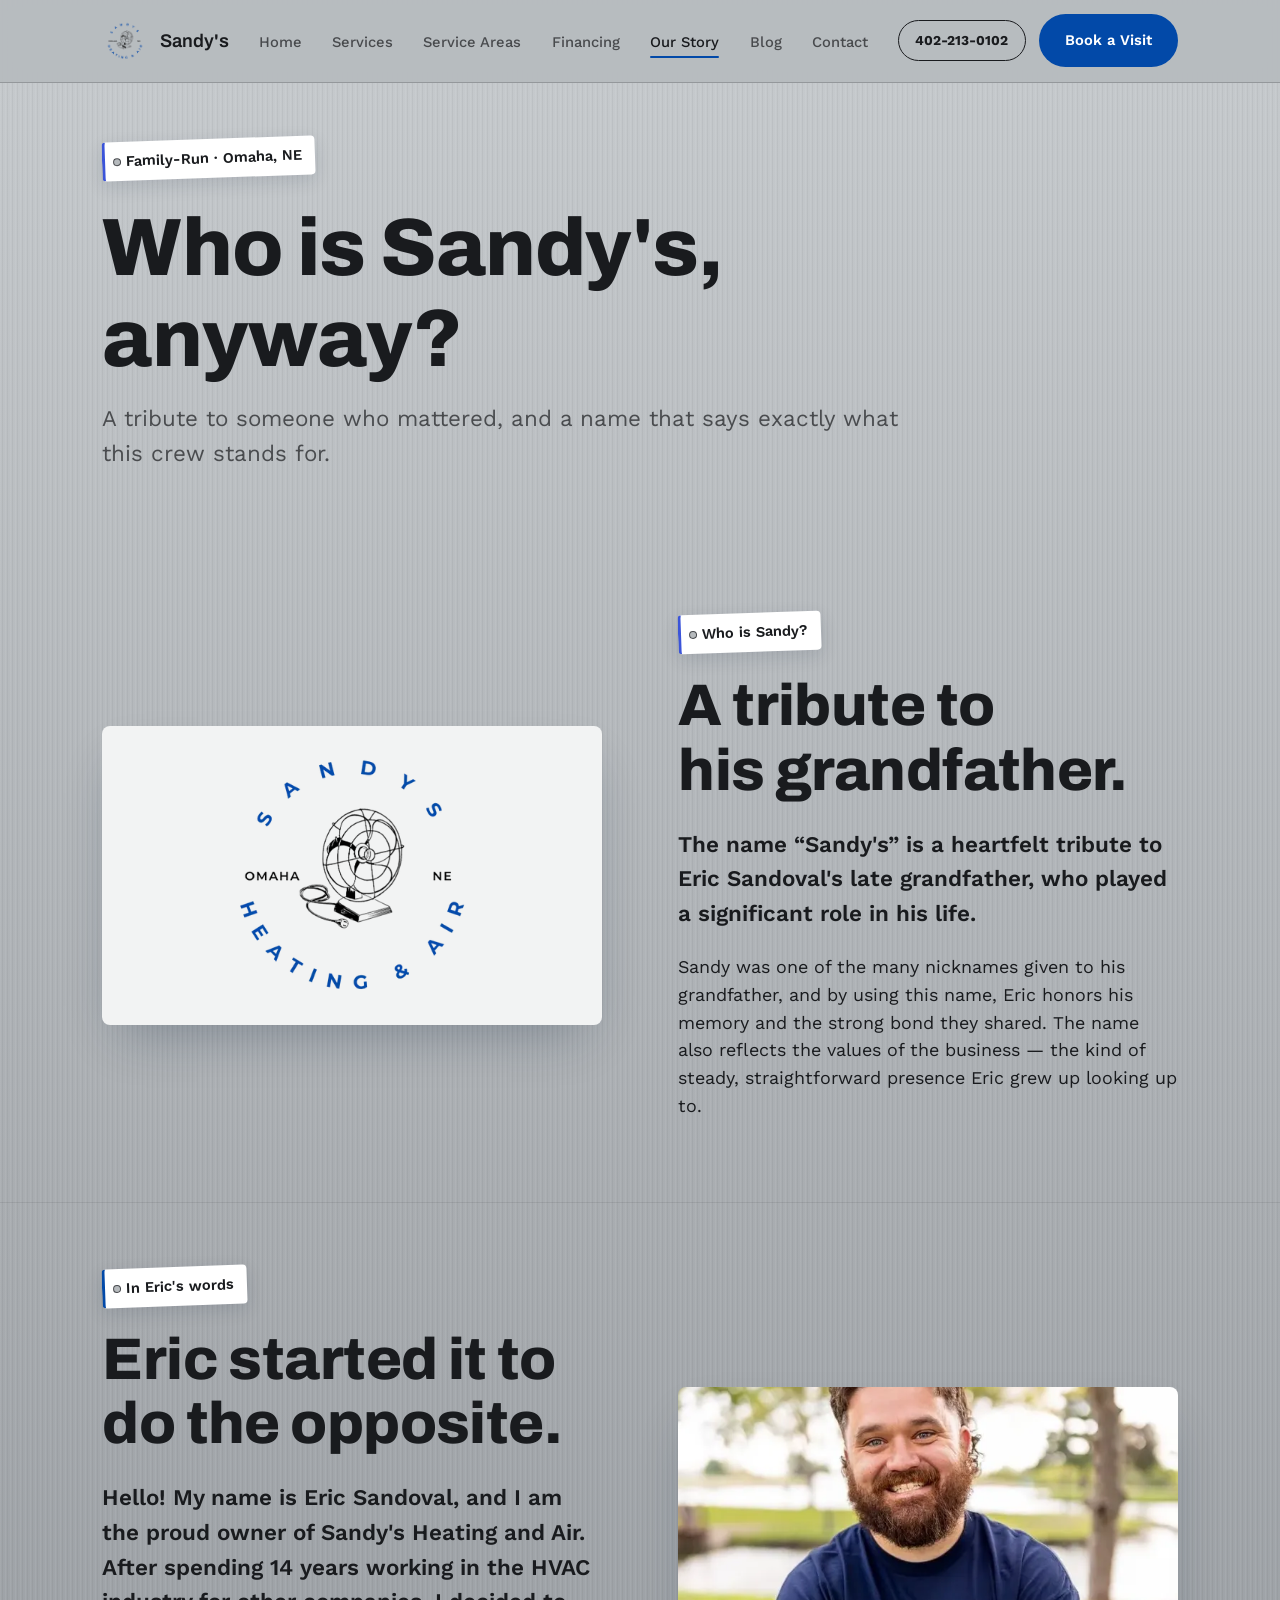
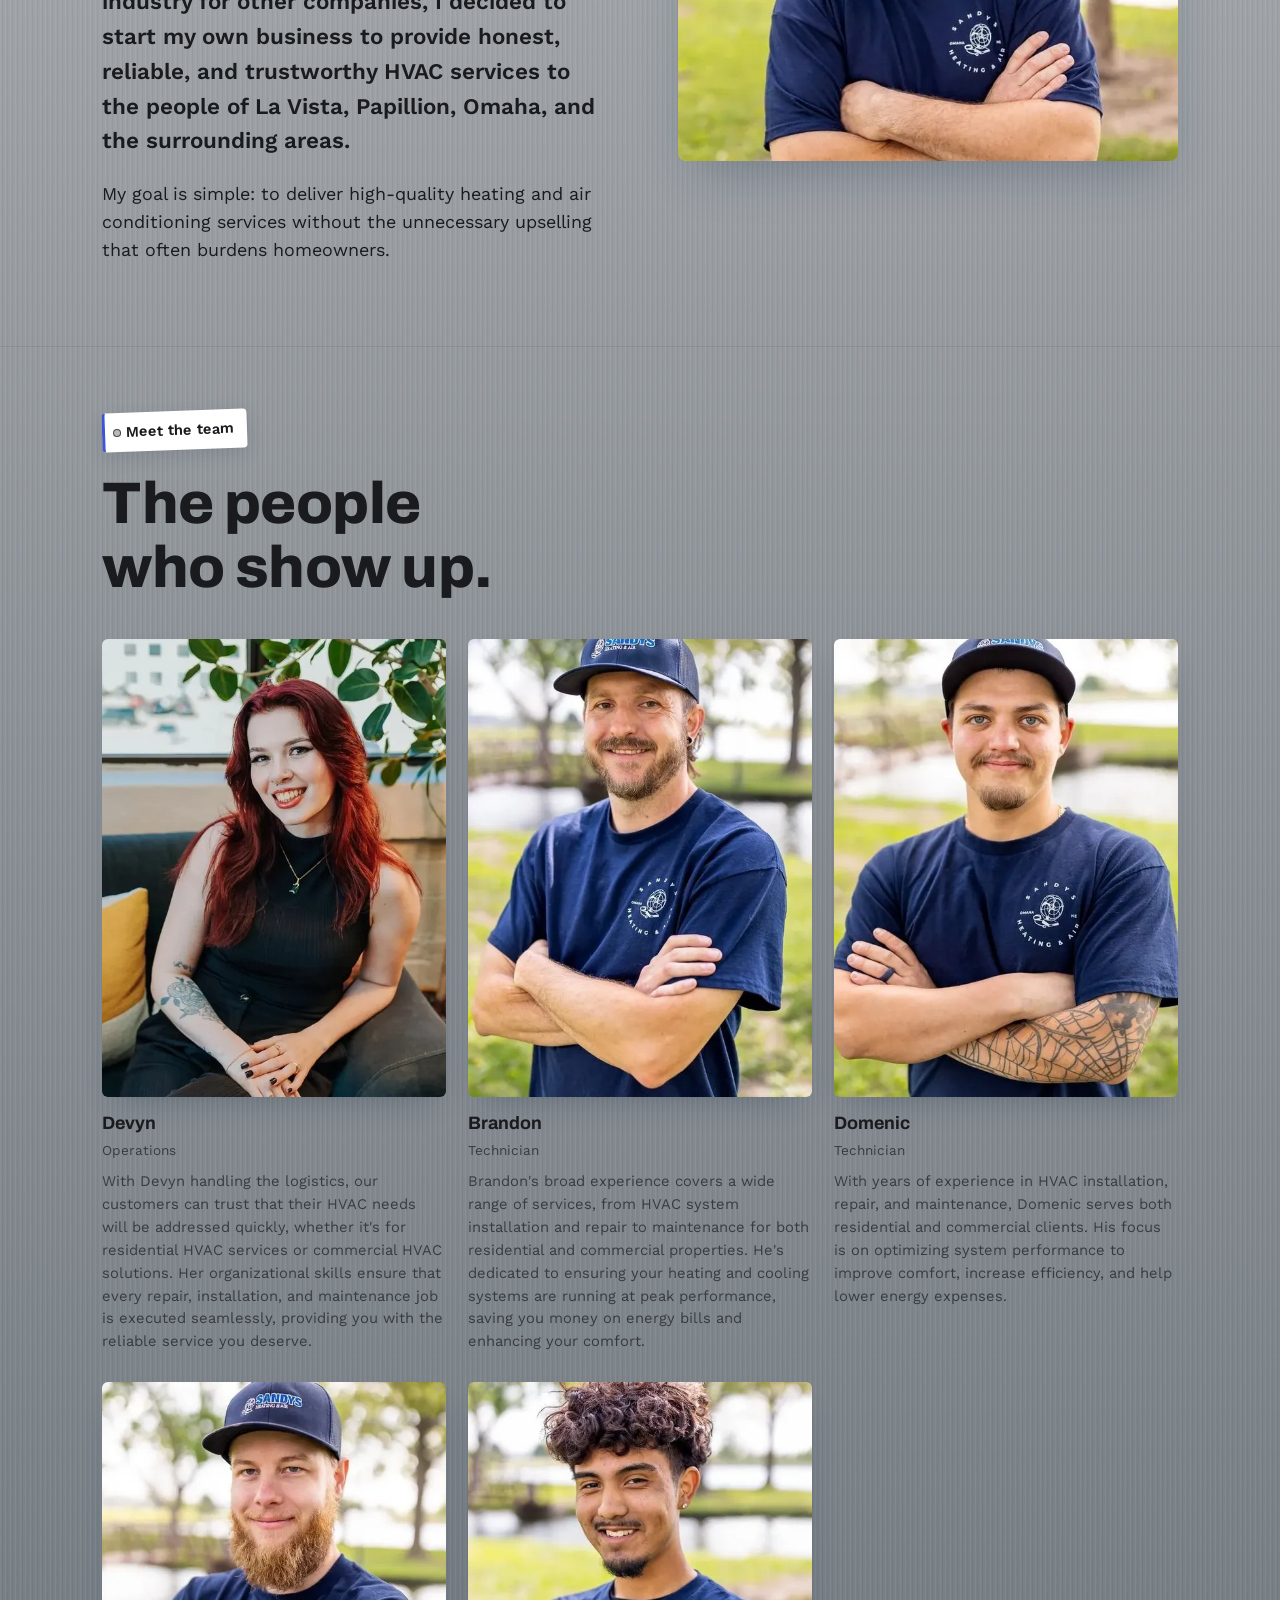
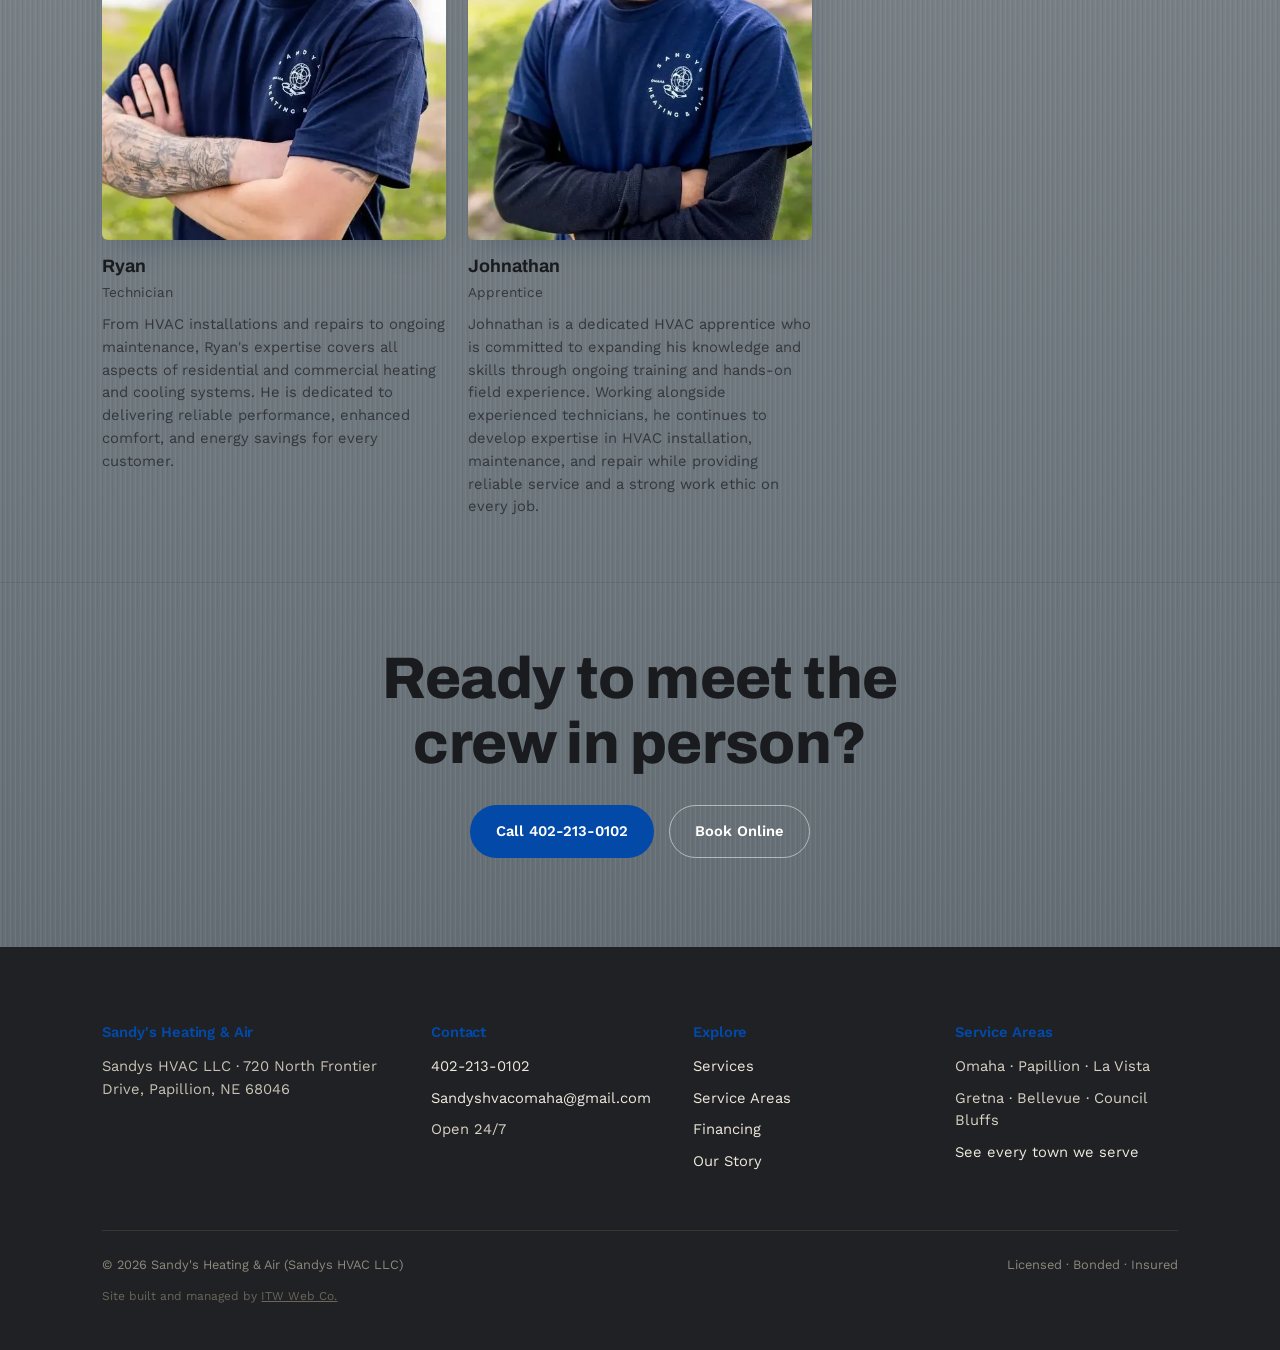
<file: our-story.html>
<!DOCTYPE html>
<html lang="en">
<head>
<meta charset="UTF-8">
<meta name="viewport" content="width=device-width, initial-scale=1.0">
<title>Our Story | Sandy's Heating &amp; Air &mdash; Meet the Crew</title>
<meta name="description" content="Meet Eric and the team behind Sandy's Heating &amp; Air, a family-run HVAC crew serving the Omaha metro with honest, no-upsell service.">
<link rel="preconnect" href="https://fonts.googleapis.com">
<link rel="stylesheet" href="assets/css/style.css">
<link rel="icon" href="assets/img/favicon.ico" sizes="any">
<link rel="icon" type="image/png" sizes="32x32" href="assets/img/favicon-32.png">
<link rel="apple-touch-icon" href="assets/img/apple-touch-icon.png">
<link rel="canonical" href="https://sandysheatingandair.com/our-story.html">
<meta property="og:type" content="website">
<meta property="og:title" content="Our Story | Sandy's Heating &amp; Air &mdash; Meet the Crew">
<meta property="og:description" content="Meet Eric and the team behind Sandy's Heating &amp; Air, a family-run HVAC crew serving the Omaha metro with honest, no-upsell service.">
<meta property="og:url" content="https://sandysheatingandair.com/our-story.html">
<meta property="og:image" content="https://sandysheatingandair.com/assets/img/team-contact.webp">
<meta property="og:site_name" content="Sandy's Heating & Air">
<meta name="twitter:card" content="summary_large_image">
<meta name="twitter:title" content="Our Story | Sandy's Heating &amp; Air &mdash; Meet the Crew">
<meta name="twitter:description" content="Meet Eric and the team behind Sandy's Heating &amp; Air, a family-run HVAC crew serving the Omaha metro with honest, no-upsell service.">
<meta name="twitter:image" content="https://sandysheatingandair.com/assets/img/team-contact.webp">
<script type="application/ld+json">
{
  "@context": "https://schema.org",
  "@type": "BreadcrumbList",
  "itemListElement": [
    {
      "@type": "ListItem",
      "position": 1,
      "name": "Home",
      "item": "https://sandysheatingandair.com/"
    },
    {
      "@type": "ListItem",
      "position": 2,
      "name": "Our Story",
      "item": "https://sandysheatingandair.com/our-story.html"
    }
  ]
}
</script>
<script type="application/ld+json">
{
  "@context": "https://schema.org",
  "@type": "HVACBusiness",
  "name": "Sandy's Heating & Air",
  "alternateName": "Sandys HVAC LLC",
  "url": "https://sandysheatingandair.com/",
  "logo": "https://sandysheatingandair.com/assets/img/logo.webp",
  "image": "https://sandysheatingandair.com/assets/img/team-contact.webp",
  "telephone": "+14022130102",
  "email": "Sandyshvacomaha@gmail.com",
  "priceRange": "$$",
  "address": {
    "@type": "PostalAddress",
    "streetAddress": "720 North Frontier Drive",
    "addressLocality": "Papillion",
    "addressRegion": "NE",
    "postalCode": "68046",
    "addressCountry": "US"
  },
  "areaServed": [
    {
      "@type": "City",
      "name": "Omaha, NE"
    },
    {
      "@type": "City",
      "name": "Papillion, NE"
    },
    {
      "@type": "City",
      "name": "La Vista, NE"
    },
    {
      "@type": "City",
      "name": "Gretna, NE"
    },
    {
      "@type": "City",
      "name": "Bellevue, NE"
    },
    {
      "@type": "City",
      "name": "Ralston, NE"
    },
    {
      "@type": "City",
      "name": "Boys Town, NE"
    },
    {
      "@type": "City",
      "name": "Elkhorn, NE"
    },
    {
      "@type": "City",
      "name": "Bennington, NE"
    },
    {
      "@type": "City",
      "name": "Springfield, NE"
    },
    {
      "@type": "City",
      "name": "Waterloo, NE"
    },
    {
      "@type": "City",
      "name": "Valley, NE"
    },
    {
      "@type": "City",
      "name": "Yutan, NE"
    },
    {
      "@type": "City",
      "name": "Mead, NE"
    },
    {
      "@type": "City",
      "name": "Ashland, NE"
    },
    {
      "@type": "City",
      "name": "Wahoo, NE"
    },
    {
      "@type": "City",
      "name": "Fort Calhoun, NE"
    },
    {
      "@type": "City",
      "name": "Kennard, NE"
    },
    {
      "@type": "City",
      "name": "Blair, NE"
    },
    {
      "@type": "City",
      "name": "Arlington, NE"
    },
    {
      "@type": "City",
      "name": "Fremont, NE"
    },
    {
      "@type": "City",
      "name": "Louisville, NE"
    },
    {
      "@type": "City",
      "name": "Plattsmouth, NE"
    },
    {
      "@type": "City",
      "name": "Murray, NE"
    },
    {
      "@type": "City",
      "name": "Weeping Water, NE"
    },
    {
      "@type": "City",
      "name": "Elmwood, NE"
    },
    {
      "@type": "City",
      "name": "Greenwood, NE"
    },
    {
      "@type": "City",
      "name": "Council Bluffs, IA"
    },
    {
      "@type": "City",
      "name": "Carter Lake, IA"
    },
    {
      "@type": "City",
      "name": "Crescent, IA"
    },
    {
      "@type": "City",
      "name": "Pacific Junction, IA"
    },
    {
      "@type": "City",
      "name": "Glenwood, IA"
    },
    {
      "@type": "City",
      "name": "Treynor, IA"
    },
    {
      "@type": "City",
      "name": "Underwood, IA"
    },
    {
      "@type": "City",
      "name": "Malvern, IA"
    },
    {
      "@type": "City",
      "name": "Missouri Valley, IA"
    }
  ],
  "openingHoursSpecification": {
    "@type": "OpeningHoursSpecification",
    "dayOfWeek": [
      "Monday",
      "Tuesday",
      "Wednesday",
      "Thursday",
      "Friday",
      "Saturday",
      "Sunday"
    ],
    "opens": "00:00",
    "closes": "23:59"
  }
}
</script>
</head>
<body>

<a class="visually-hidden" href="#main">Skip to content</a>

<header class="site-header">
  <nav class="nav">
    <a class="nav-brand" href="index.html">
      <img class="nav-brand-mark" src="assets/img/logo.webp" alt="Sandy's Heating & Air logo">
      <span class="nav-brand-word">Sandy's</span>
    </a>
    <ul class="nav-links">
      <li><a href="index.html">Home</a></li>
      <li><a href="services.html">Services</a></li>
      <li><a href="service-areas.html">Service Areas</a></li>
      <li><a href="financing.html">Financing</a></li>
      <li><a href="our-story.html" aria-current="page">Our Story</a></li>
      <li><a href="blog.html">Blog</a></li>
      <li><a href="contact.html">Contact</a></li>
    </ul>
    <div class="nav-cta">
      <a class="nav-phone btn btn-ghost" href="tel:4022130102">402-213-0102</a>
      <a class="btn btn-primary" href="https://book.housecallpro.com/book/Sandys-Heating--Air/171e3330077a4adaa7cddf105f714ef6?v2=true" target="_blank" rel="noopener">Book a Visit</a>
      <button class="nav-toggle" aria-label="Open menu" aria-expanded="false" aria-controls="mobile-menu">
        <span></span><span></span><span></span>
      </button>
    </div>
  </nav>
  <div class="mobile-menu" id="mobile-menu" hidden>
    <ul class="mobile-menu-links">
      <li><a href="index.html">Home</a></li>
      <li><a href="services.html">Services</a></li>
      <li><a href="service-areas.html">Service Areas</a></li>
      <li><a href="financing.html">Financing</a></li>
      <li><a href="our-story.html" aria-current="page">Our Story</a></li>
      <li><a href="blog.html">Blog</a></li>
      <li><a href="contact.html">Contact</a></li>
    </ul>
    <div class="mobile-menu-cta">
      <a class="btn btn-ghost btn-call" href="tel:4022130102">Call 402-213-0102</a>
      <a class="btn btn-primary" href="https://book.housecallpro.com/book/Sandys-Heating--Air/171e3330077a4adaa7cddf105f714ef6?v2=true" target="_blank" rel="noopener">Book a Visit</a>
    </div>
  </div>
</header>

<main id="main">

  <!-- ============ HERO ============ -->
  <section class="hero">
    <div class="container hero-top" style="grid-template-columns: 1fr;">
      <div class="hero-copy" data-reveal>
        <div class="tag tag--frost" style="margin-bottom:1.6rem;">Family-Run &middot; Omaha, NE</div>
        <h1 style="max-width: 18ch;">Who is Sandy's, anyway?</h1>
        <p class="lede" style="max-width: 60ch; margin-top: 1rem;">A tribute to someone who mattered, and a name that says exactly what this crew stands for.</p>
      </div>
    </div>
  </section>

  <!-- ============ WHO IS SANDY ============ -->
  <section class="service-detail" style="border-top:none;">
    <div class="container service-detail-grid">
      <div class="service-detail-media" style="display:flex; align-items:center; justify-content:center; background: var(--card); border-radius: 8px; box-shadow: 0 24px 50px -18px rgba(16,35,59,0.3);">
        <img src="assets/img/logo.webp" alt="Sandy's Heating & Air logo" loading="lazy" style="width: 60%; height: auto; aspect-ratio: auto; border-radius: 0; box-shadow: none;">
      </div>
      <div class="service-detail-copy">
        <div class="tag tag--frost section-tag">Who is Sandy?</div>
        <h2>A tribute to his grandfather.</h2>
        <p class="lede">The name &ldquo;Sandy's&rdquo; is a heartfelt tribute to Eric Sandoval's late grandfather, who played a significant role in his life.</p>
        <p>Sandy was one of the many nicknames given to his grandfather, and by using this name, Eric honors his memory and the strong bond they shared. The name also reflects the values of the business &mdash; the kind of steady, straightforward presence Eric grew up looking up to.</p>
      </div>
    </div>
  </section>

  <!-- ============ FOUNDER STORY ============ -->
  <section class="service-detail service-detail--reverse">
    <div class="container service-detail-grid">
      <div class="service-detail-media">
        <img src="assets/img/eric-sandoval.webp" alt="Eric Sandoval, owner and founder of Sandy's Heating & Air" loading="lazy">
      </div>
      <div class="service-detail-copy">
        <div class="tag tag--ember section-tag">In Eric's words</div>
        <h2>Eric started it to do the opposite.</h2>
        <p class="lede">Hello! My name is Eric Sandoval, and I am the proud owner of Sandy's Heating and Air. After spending 14 years working in the HVAC industry for other companies, I decided to start my own business to provide honest, reliable, and trustworthy HVAC services to the people of La Vista, Papillion, Omaha, and the surrounding areas.</p>
        <p>My goal is simple: to deliver high-quality heating and air conditioning services without the unnecessary upselling that often burdens homeowners.</p>
      </div>
    </div>
  </section>

  <!-- ============ TEAM ============ -->
  <section class="team-page">
    <div class="container">
      <div class="section-head" data-reveal>
        <div class="tag tag--frost section-tag">Meet the team</div>
        <h2>The people who show up.</h2>
      </div>
      <div class="team-page-grid" data-reveal>

        <figure>
          <img src="assets/img/devyn.webp" alt="Devyn, Operations" loading="lazy">
          <figcaption>Devyn <span>Operations</span></figcaption>
          <p class="team-bio">With Devyn handling the logistics, our customers can trust that their HVAC needs will be addressed quickly, whether it's for residential HVAC services or commercial HVAC solutions. Her organizational skills ensure that every repair, installation, and maintenance job is executed seamlessly, providing you with the reliable service you deserve.</p>
        </figure>

        <figure>
          <img src="assets/img/brandon.webp" alt="Brandon, Technician" loading="lazy">
          <figcaption>Brandon <span>Technician</span></figcaption>
          <p class="team-bio">Brandon's broad experience covers a wide range of services, from HVAC system installation and repair to maintenance for both residential and commercial properties. He's dedicated to ensuring your heating and cooling systems are running at peak performance, saving you money on energy bills and enhancing your comfort.</p>
        </figure>

        <figure>
          <img src="assets/img/domenic.webp" alt="Domenic, Technician" loading="lazy">
          <figcaption>Domenic <span>Technician</span></figcaption>
          <p class="team-bio">With years of experience in HVAC installation, repair, and maintenance, Domenic serves both residential and commercial clients. His focus is on optimizing system performance to improve comfort, increase efficiency, and help lower energy expenses.</p>
        </figure>

        <figure>
          <img src="assets/img/ryan.webp" alt="Ryan, Technician" loading="lazy">
          <figcaption>Ryan <span>Technician</span></figcaption>
          <p class="team-bio">From HVAC installations and repairs to ongoing maintenance, Ryan's expertise covers all aspects of residential and commercial heating and cooling systems. He is dedicated to delivering reliable performance, enhanced comfort, and energy savings for every customer.</p>
        </figure>

        <figure>
          <img src="assets/img/johnathan.webp" alt="Johnathan, Apprentice" loading="lazy">
          <figcaption>Johnathan <span>Apprentice</span></figcaption>
          <p class="team-bio">Johnathan is a dedicated HVAC apprentice who is committed to expanding his knowledge and skills through ongoing training and hands-on field experience. Working alongside experienced technicians, he continues to develop expertise in HVAC installation, maintenance, and repair while providing reliable service and a strong work ethic on every job.</p>
        </figure>

      </div>
    </div>
  </section>

  <!-- ============ CTA ============ -->
  <section class="cta">
    <div class="container cta-inner" data-reveal>
      <h2>Ready to meet the crew in&nbsp;person?</h2>
      <div class="hero-actions" style="justify-content:center;">
        <a class="btn btn-primary" href="tel:4022130102">Call 402-213-0102</a>
        <a class="btn btn-ghost-light" href="https://book.housecallpro.com/book/Sandys-Heating--Air/171e3330077a4adaa7cddf105f714ef6?v2=true" target="_blank" rel="noopener">Book Online</a>
      </div>
    </div>
  </section>

</main>

<footer class="site-footer">
  <div class="container">
    <div class="footer-grid">
      <div>
        <h4>Sandy's Heating &amp; Air</h4>
        <p class="lede" style="font-size:var(--step--1); max-width:32ch;">Sandys HVAC LLC &middot; 720 North Frontier Drive, Papillion, NE 68046</p>
      </div>
      <div>
        <h4>Contact</h4>
        <ul>
          <li><a href="tel:4022130102">402-213-0102</a></li>
          <li><a href="mailto:Sandyshvacomaha@gmail.com">Sandyshvacomaha@gmail.com</a></li>
          <li>Open 24/7</li>
        </ul>
      </div>
      <div>
        <h4>Explore</h4>
        <ul>
          <li><a href="services.html">Services</a></li>
          <li><a href="service-areas.html">Service Areas</a></li>
          <li><a href="financing.html">Financing</a></li>
          <li><a href="our-story.html">Our Story</a></li>
        </ul>
      </div>
      <div>
        <h4>Service Areas</h4>
        <ul>
          <li>Omaha &middot; Papillion &middot; La Vista</li>
          <li>Gretna &middot; Bellevue &middot; Council Bluffs</li>
          <li><a href="service-areas.html">See every town we serve</a></li>
        </ul>
      </div>
    </div>
    <div class="footer-bottom">
      <span>&copy; 2026 Sandy's Heating &amp; Air (Sandys HVAC LLC)</span>
      <span>Licensed &middot; Bonded &middot; Insured</span>
    </div>
    <p class="site-credit">Site built and managed by <a href="https://imthewilbur.com" target="_blank" rel="noopener">ITW Web Co.</a></p>
  </div>
</footer>

<script src="assets/js/main.js"></script>
<!--Start of Tidio Script-->
<script src="//code.tidio.co/p4zsy2oki0zkbaau1yslcawgyzqpoz0b.js" async></script>
<!--End of Tidio Script-->
</body>
</html>
</file>
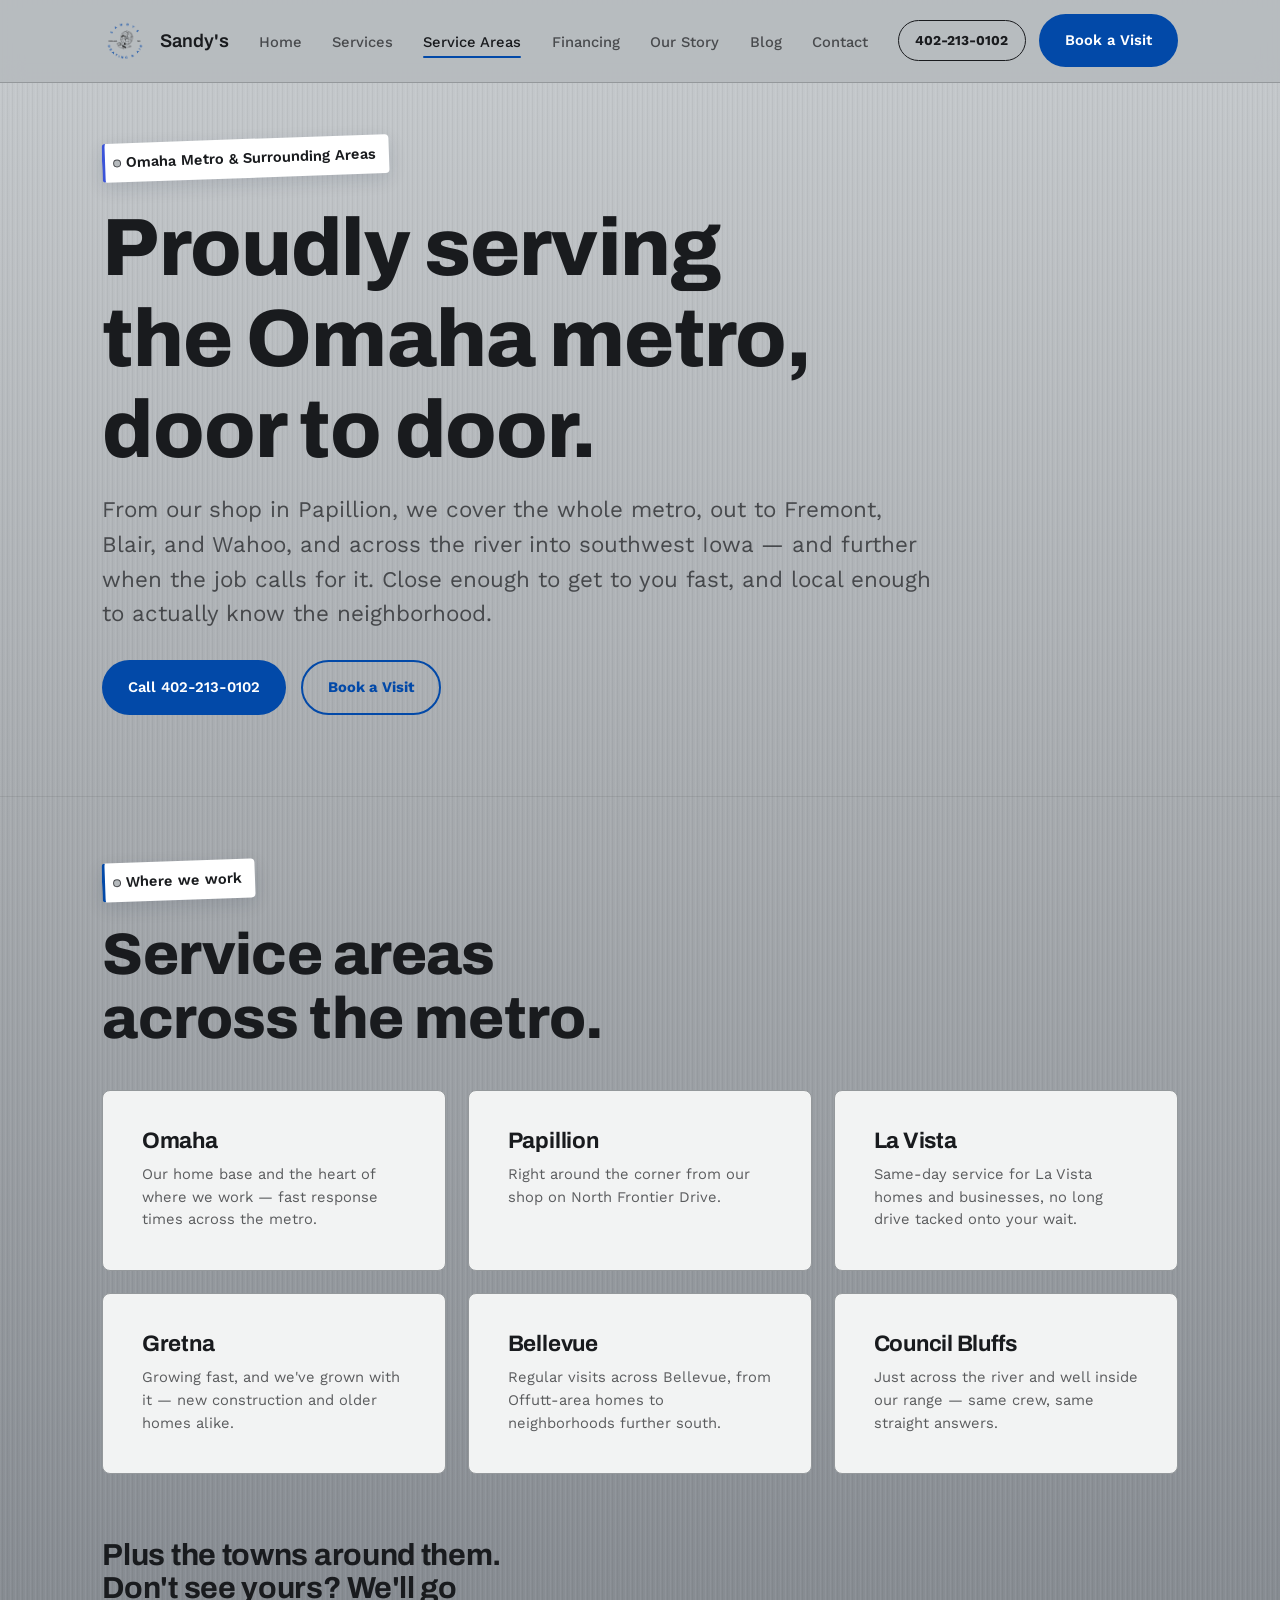
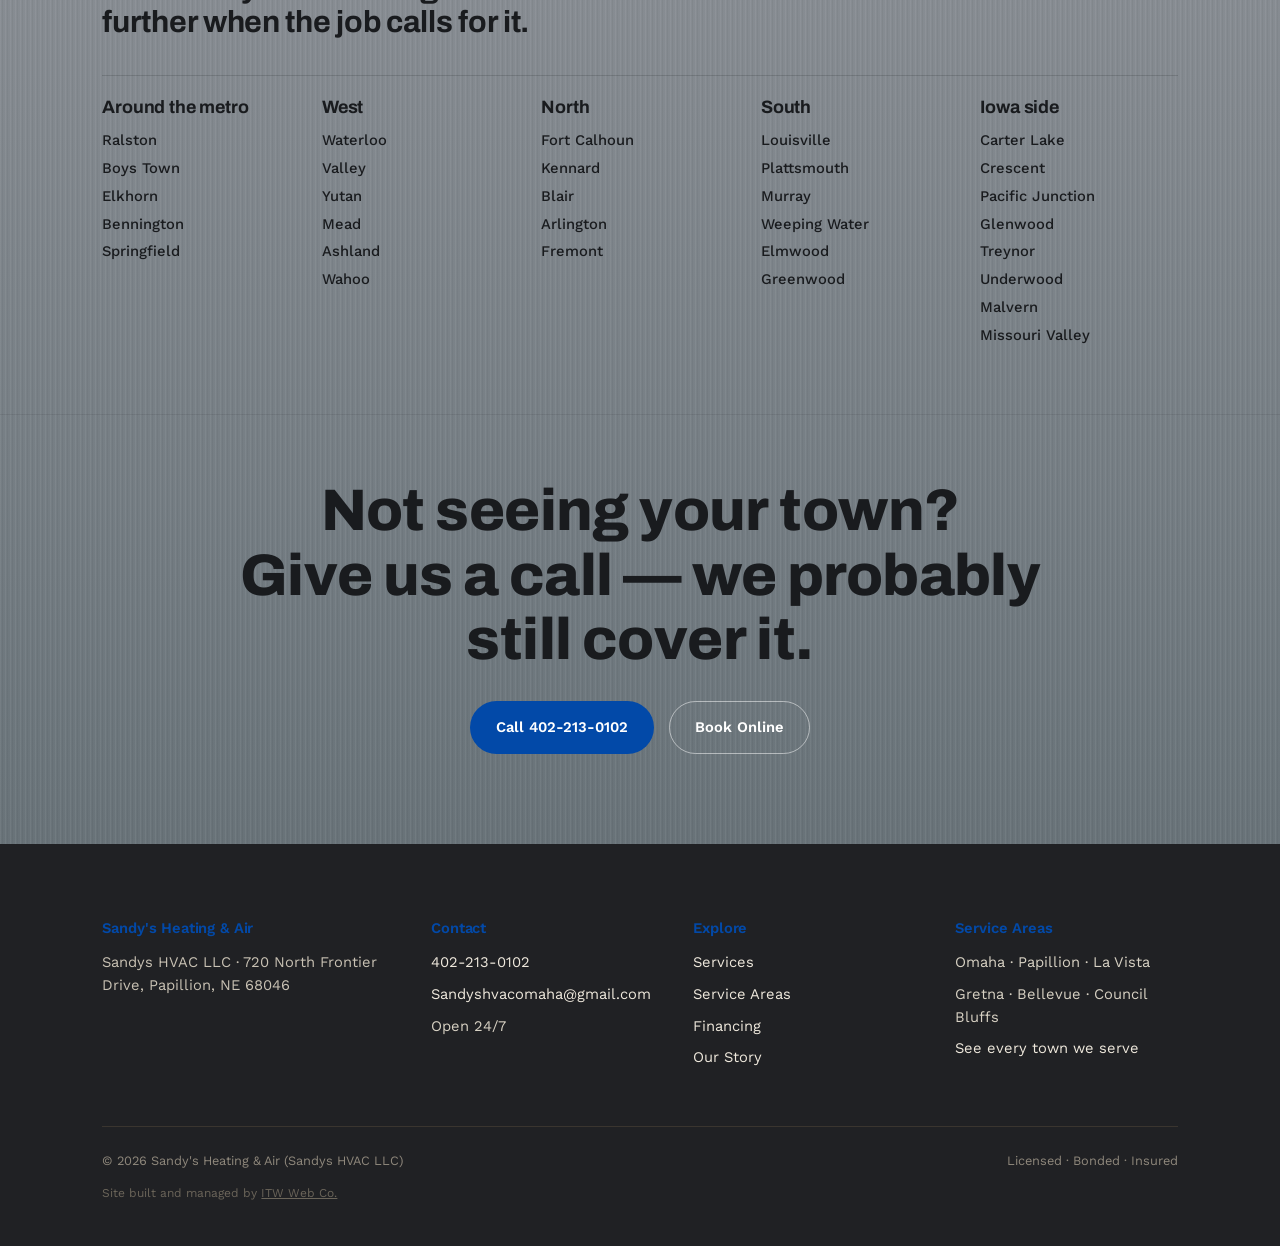
<file: service-areas.html>
<!DOCTYPE html>
<html lang="en">
<head>
<meta charset="UTF-8">
<meta name="viewport" content="width=device-width, initial-scale=1.0">
<title>Service Areas | Sandy's Heating &amp; Air, Omaha Metro</title>
<meta name="description" content="Sandy's Heating &amp; Air serves Omaha, Papillion, La Vista, Gretna, Bellevue, Council Bluffs, and towns across the metro and beyond.">
<link rel="preconnect" href="https://fonts.googleapis.com">
<link rel="stylesheet" href="assets/css/style.css">
<link rel="icon" href="assets/img/favicon.ico" sizes="any">
<link rel="icon" type="image/png" sizes="32x32" href="assets/img/favicon-32.png">
<link rel="apple-touch-icon" href="assets/img/apple-touch-icon.png">
<link rel="canonical" href="https://sandysheatingandair.com/service-areas.html">
<meta property="og:type" content="website">
<meta property="og:title" content="Service Areas | Sandy's Heating &amp; Air &mdash; Omaha, Papillion, La Vista &amp; More">
<meta property="og:description" content="Sandy's Heating &amp; Air serves Omaha, Papillion, La Vista, Gretna, Bellevue, Council Bluffs, and towns across the metro and beyond.">
<meta property="og:url" content="https://sandysheatingandair.com/service-areas.html">
<meta property="og:image" content="https://sandysheatingandair.com/assets/img/team-contact.webp">
<meta property="og:site_name" content="Sandy's Heating & Air">
<meta name="twitter:card" content="summary_large_image">
<meta name="twitter:title" content="Service Areas | Sandy's Heating &amp; Air &mdash; Omaha, Papillion, La Vista &amp; More">
<meta name="twitter:description" content="Sandy's Heating &amp; Air serves Omaha, Papillion, La Vista, Gretna, Bellevue, Council Bluffs, and towns across the metro and beyond.">
<meta name="twitter:image" content="https://sandysheatingandair.com/assets/img/team-contact.webp">
<script type="application/ld+json">
{
  "@context": "https://schema.org",
  "@type": "BreadcrumbList",
  "itemListElement": [
    {
      "@type": "ListItem",
      "position": 1,
      "name": "Home",
      "item": "https://sandysheatingandair.com/"
    },
    {
      "@type": "ListItem",
      "position": 2,
      "name": "Service Areas",
      "item": "https://sandysheatingandair.com/service-areas.html"
    }
  ]
}
</script>
<script type="application/ld+json">
{
  "@context": "https://schema.org",
  "@type": "HVACBusiness",
  "name": "Sandy's Heating & Air",
  "alternateName": "Sandys HVAC LLC",
  "url": "https://sandysheatingandair.com/",
  "logo": "https://sandysheatingandair.com/assets/img/logo.webp",
  "image": "https://sandysheatingandair.com/assets/img/team-contact.webp",
  "telephone": "+14022130102",
  "email": "Sandyshvacomaha@gmail.com",
  "priceRange": "$$",
  "address": {
    "@type": "PostalAddress",
    "streetAddress": "720 North Frontier Drive",
    "addressLocality": "Papillion",
    "addressRegion": "NE",
    "postalCode": "68046",
    "addressCountry": "US"
  },
  "areaServed": [
    {
      "@type": "City",
      "name": "Omaha, NE"
    },
    {
      "@type": "City",
      "name": "Papillion, NE"
    },
    {
      "@type": "City",
      "name": "La Vista, NE"
    },
    {
      "@type": "City",
      "name": "Gretna, NE"
    },
    {
      "@type": "City",
      "name": "Bellevue, NE"
    },
    {
      "@type": "City",
      "name": "Ralston, NE"
    },
    {
      "@type": "City",
      "name": "Boys Town, NE"
    },
    {
      "@type": "City",
      "name": "Elkhorn, NE"
    },
    {
      "@type": "City",
      "name": "Bennington, NE"
    },
    {
      "@type": "City",
      "name": "Springfield, NE"
    },
    {
      "@type": "City",
      "name": "Waterloo, NE"
    },
    {
      "@type": "City",
      "name": "Valley, NE"
    },
    {
      "@type": "City",
      "name": "Yutan, NE"
    },
    {
      "@type": "City",
      "name": "Mead, NE"
    },
    {
      "@type": "City",
      "name": "Ashland, NE"
    },
    {
      "@type": "City",
      "name": "Wahoo, NE"
    },
    {
      "@type": "City",
      "name": "Fort Calhoun, NE"
    },
    {
      "@type": "City",
      "name": "Kennard, NE"
    },
    {
      "@type": "City",
      "name": "Blair, NE"
    },
    {
      "@type": "City",
      "name": "Arlington, NE"
    },
    {
      "@type": "City",
      "name": "Fremont, NE"
    },
    {
      "@type": "City",
      "name": "Louisville, NE"
    },
    {
      "@type": "City",
      "name": "Plattsmouth, NE"
    },
    {
      "@type": "City",
      "name": "Murray, NE"
    },
    {
      "@type": "City",
      "name": "Weeping Water, NE"
    },
    {
      "@type": "City",
      "name": "Elmwood, NE"
    },
    {
      "@type": "City",
      "name": "Greenwood, NE"
    },
    {
      "@type": "City",
      "name": "Council Bluffs, IA"
    },
    {
      "@type": "City",
      "name": "Carter Lake, IA"
    },
    {
      "@type": "City",
      "name": "Crescent, IA"
    },
    {
      "@type": "City",
      "name": "Pacific Junction, IA"
    },
    {
      "@type": "City",
      "name": "Glenwood, IA"
    },
    {
      "@type": "City",
      "name": "Treynor, IA"
    },
    {
      "@type": "City",
      "name": "Underwood, IA"
    },
    {
      "@type": "City",
      "name": "Malvern, IA"
    },
    {
      "@type": "City",
      "name": "Missouri Valley, IA"
    }
  ],
  "openingHoursSpecification": {
    "@type": "OpeningHoursSpecification",
    "dayOfWeek": [
      "Monday",
      "Tuesday",
      "Wednesday",
      "Thursday",
      "Friday",
      "Saturday",
      "Sunday"
    ],
    "opens": "00:00",
    "closes": "23:59"
  }
}
</script>
</head>
<body>

<a class="visually-hidden" href="#main">Skip to content</a>

<header class="site-header">
  <nav class="nav">
    <a class="nav-brand" href="index.html">
      <img class="nav-brand-mark" src="assets/img/logo.webp" alt="Sandy's Heating & Air logo">
      <span class="nav-brand-word">Sandy's</span>
    </a>
    <ul class="nav-links">
      <li><a href="index.html">Home</a></li>
      <li><a href="services.html">Services</a></li>
      <li><a href="service-areas.html" aria-current="page">Service Areas</a></li>
      <li><a href="financing.html">Financing</a></li>
      <li><a href="our-story.html">Our Story</a></li>
      <li><a href="blog.html">Blog</a></li>
      <li><a href="contact.html">Contact</a></li>
    </ul>
    <div class="nav-cta">
      <a class="nav-phone btn btn-ghost" href="tel:4022130102">402-213-0102</a>
      <a class="btn btn-primary" href="https://book.housecallpro.com/book/Sandys-Heating--Air/171e3330077a4adaa7cddf105f714ef6?v2=true" target="_blank" rel="noopener">Book a Visit</a>
      <button class="nav-toggle" aria-label="Open menu" aria-expanded="false" aria-controls="mobile-menu">
        <span></span><span></span><span></span>
      </button>
    </div>
  </nav>
  <div class="mobile-menu" id="mobile-menu" hidden>
    <ul class="mobile-menu-links">
      <li><a href="index.html">Home</a></li>
      <li><a href="services.html">Services</a></li>
      <li><a href="service-areas.html" aria-current="page">Service Areas</a></li>
      <li><a href="financing.html">Financing</a></li>
      <li><a href="our-story.html">Our Story</a></li>
      <li><a href="blog.html">Blog</a></li>
      <li><a href="contact.html">Contact</a></li>
    </ul>
    <div class="mobile-menu-cta">
      <a class="btn btn-ghost btn-call" href="tel:4022130102">Call 402-213-0102</a>
      <a class="btn btn-primary" href="https://book.housecallpro.com/book/Sandys-Heating--Air/171e3330077a4adaa7cddf105f714ef6?v2=true" target="_blank" rel="noopener">Book a Visit</a>
    </div>
  </div>
</header>

<main id="main">

  <!-- ============ HERO ============ -->
  <section class="hero">
    <div class="container hero-top" style="grid-template-columns: 1fr;">
      <div class="hero-copy" data-reveal>
        <div class="tag tag--frost" style="margin-bottom:1.6rem;">Omaha Metro &amp; Surrounding Areas</div>
        <h1 style="max-width: 20ch;">Proudly serving the Omaha metro, door to door.</h1>
        <p class="lede" style="max-width: 60ch; margin-top: 1rem;">From our shop in Papillion, we cover the whole metro, out to Fremont, Blair, and Wahoo, and across the river into southwest Iowa &mdash; and further when the job calls for it. Close enough to get to you fast, and local enough to actually know the neighborhood.</p>
        <div class="hero-actions">
          <a class="btn btn-primary" href="tel:4022130102">Call 402-213-0102</a>
          <a class="btn btn-ghost btn-accent" href="https://book.housecallpro.com/book/Sandys-Heating--Air/171e3330077a4adaa7cddf105f714ef6?v2=true" target="_blank" rel="noopener">Book a Visit</a>
        </div>
      </div>
    </div>
  </section>

  <!-- ============ AREA GRID ============ -->
  <section class="areas">
    <div class="container">
      <div class="section-head" data-reveal>
        <div class="tag tag--ember section-tag">Where we work</div>
        <h2>Service areas across the metro.</h2>
      </div>
      <div class="area-grid" data-reveal>
        
        <div class="area-card">
          <h3>Omaha</h3>
          <p>Our home base and the heart of where we work &mdash; fast response times across the metro.</p>
        </div>

        <div class="area-card">
          <h3>Papillion</h3>
          <p>Right around the corner from our shop on North Frontier Drive.</p>
        </div>

        <div class="area-card">
          <h3>La Vista</h3>
          <p>Same-day service for La Vista homes and businesses, no long drive tacked onto your wait.</p>
        </div>

        <div class="area-card">
          <h3>Gretna</h3>
          <p>Growing fast, and we've grown with it &mdash; new construction and older homes alike.</p>
        </div>

        <div class="area-card">
          <h3>Bellevue</h3>
          <p>Regular visits across Bellevue, from Offutt-area homes to neighborhoods further south.</p>
        </div>

        <div class="area-card">
          <h3>Council Bluffs</h3>
          <p>Just across the river and well inside our range &mdash; same crew, same straight answers.</p>
        </div>
      </div>
      <div class="town-groups" data-reveal>
        <h3>Plus the towns around them. Don't see yours? We'll go further when the job calls for it.</h3>
        <div class="town-group-grid">
          <div class="town-group">
            <h4>Around the metro</h4>
            <ul class="town-list">
              <li>Ralston</li>
              <li>Boys Town</li>
              <li>Elkhorn</li>
              <li>Bennington</li>
              <li>Springfield</li>
            </ul>
          </div>
          <div class="town-group">
            <h4>West</h4>
            <ul class="town-list">
              <li>Waterloo</li>
              <li>Valley</li>
              <li>Yutan</li>
              <li>Mead</li>
              <li>Ashland</li>
              <li>Wahoo</li>
            </ul>
          </div>
          <div class="town-group">
            <h4>North</h4>
            <ul class="town-list">
              <li>Fort Calhoun</li>
              <li>Kennard</li>
              <li>Blair</li>
              <li>Arlington</li>
              <li>Fremont</li>
            </ul>
          </div>
          <div class="town-group">
            <h4>South</h4>
            <ul class="town-list">
              <li>Louisville</li>
              <li>Plattsmouth</li>
              <li>Murray</li>
              <li>Weeping Water</li>
              <li>Elmwood</li>
              <li>Greenwood</li>
            </ul>
          </div>
          <div class="town-group">
            <h4>Iowa side</h4>
            <ul class="town-list">
              <li>Carter Lake</li>
              <li>Crescent</li>
              <li>Pacific Junction</li>
              <li>Glenwood</li>
              <li>Treynor</li>
              <li>Underwood</li>
              <li>Malvern</li>
              <li>Missouri Valley</li>
            </ul>
          </div>
        </div>
      </div>
    </div>
  </section>

  <!-- ============ CTA ============ -->
  <section class="cta">
    <div class="container cta-inner" data-reveal>
      <h2>Not seeing your&nbsp;town?<br>Give us a call &mdash; we probably still cover&nbsp;it.</h2>
      <div class="hero-actions" style="justify-content:center;">
        <a class="btn btn-primary" href="tel:4022130102">Call 402-213-0102</a>
        <a class="btn btn-ghost-light" href="https://book.housecallpro.com/book/Sandys-Heating--Air/171e3330077a4adaa7cddf105f714ef6?v2=true" target="_blank" rel="noopener">Book Online</a>
      </div>
    </div>
  </section>

</main>

<footer class="site-footer">
  <div class="container">
    <div class="footer-grid">
      <div>
        <h4>Sandy's Heating &amp; Air</h4>
        <p class="lede" style="font-size:var(--step--1); max-width:32ch;">Sandys HVAC LLC &middot; 720 North Frontier Drive, Papillion, NE 68046</p>
      </div>
      <div>
        <h4>Contact</h4>
        <ul>
          <li><a href="tel:4022130102">402-213-0102</a></li>
          <li><a href="mailto:Sandyshvacomaha@gmail.com">Sandyshvacomaha@gmail.com</a></li>
          <li>Open 24/7</li>
        </ul>
      </div>
      <div>
        <h4>Explore</h4>
        <ul>
          <li><a href="services.html">Services</a></li>
          <li><a href="service-areas.html">Service Areas</a></li>
          <li><a href="financing.html">Financing</a></li>
          <li><a href="our-story.html">Our Story</a></li>
        </ul>
      </div>
      <div>
        <h4>Service Areas</h4>
        <ul>
          <li>Omaha &middot; Papillion &middot; La Vista</li>
          <li>Gretna &middot; Bellevue &middot; Council Bluffs</li>
          <li><a href="service-areas.html">See every town we serve</a></li>
        </ul>
      </div>
    </div>
    <div class="footer-bottom">
      <span>&copy; 2026 Sandy's Heating &amp; Air (Sandys HVAC LLC)</span>
      <span>Licensed &middot; Bonded &middot; Insured</span>
    </div>
    <p class="site-credit">Site built and managed by <a href="https://imthewilbur.com" target="_blank" rel="noopener">ITW Web Co.</a></p>
  </div>
</footer>

<script src="assets/js/main.js"></script>
<!--Start of Tidio Script-->
<script src="//code.tidio.co/p4zsy2oki0zkbaau1yslcawgyzqpoz0b.js" async></script>
<!--End of Tidio Script-->
</body>
</html>
</file>
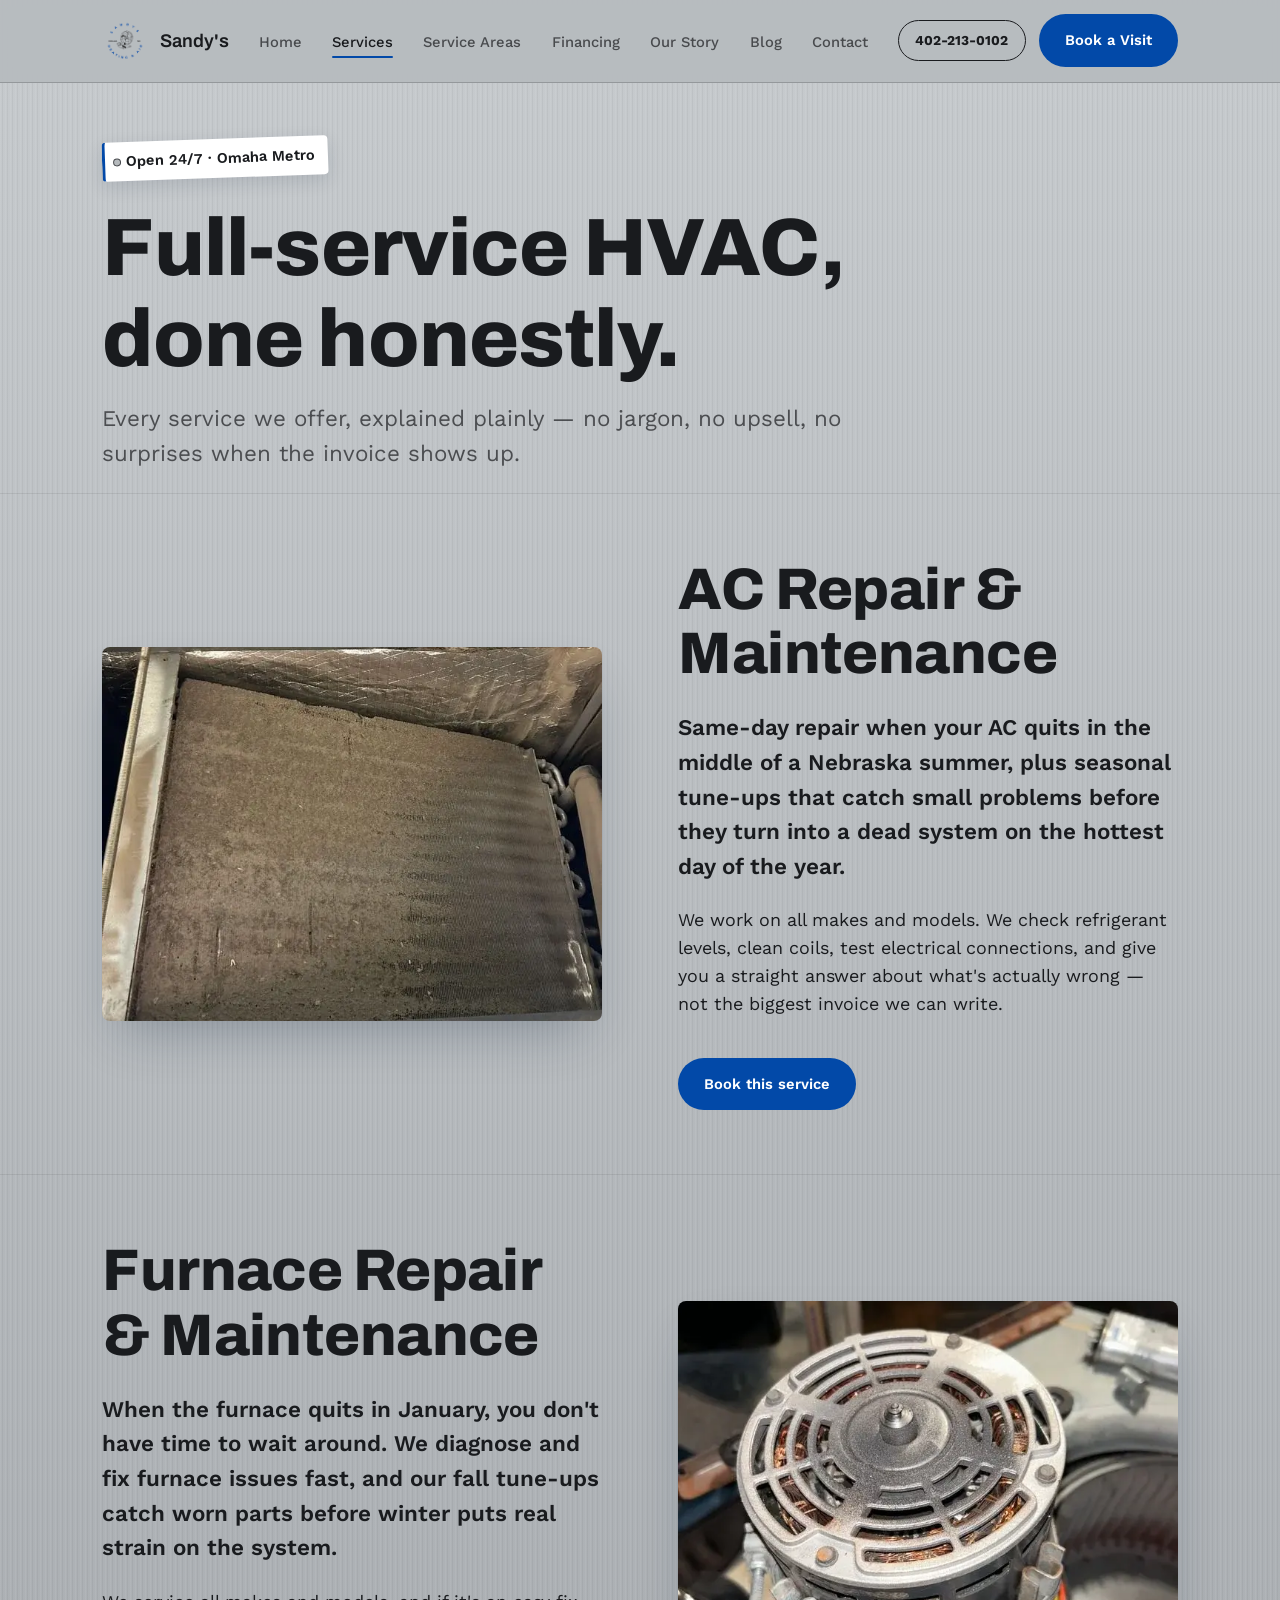
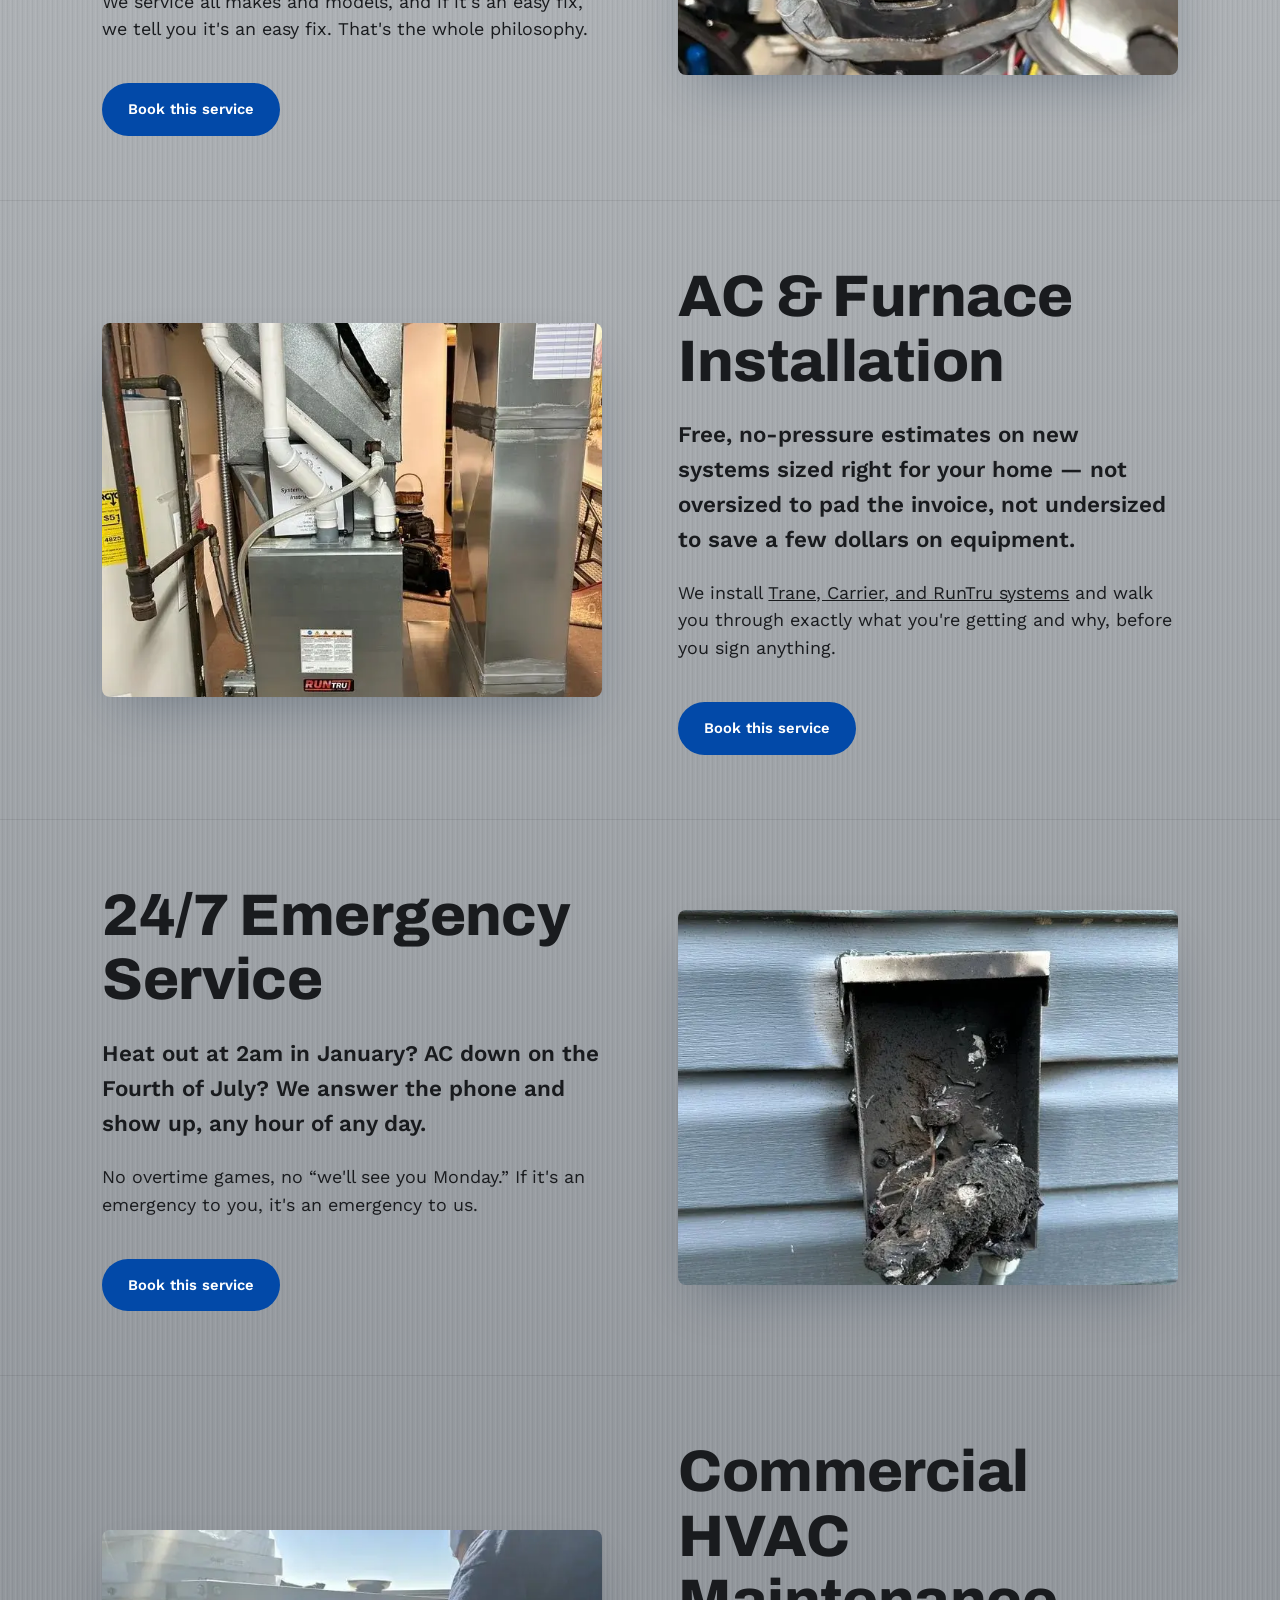
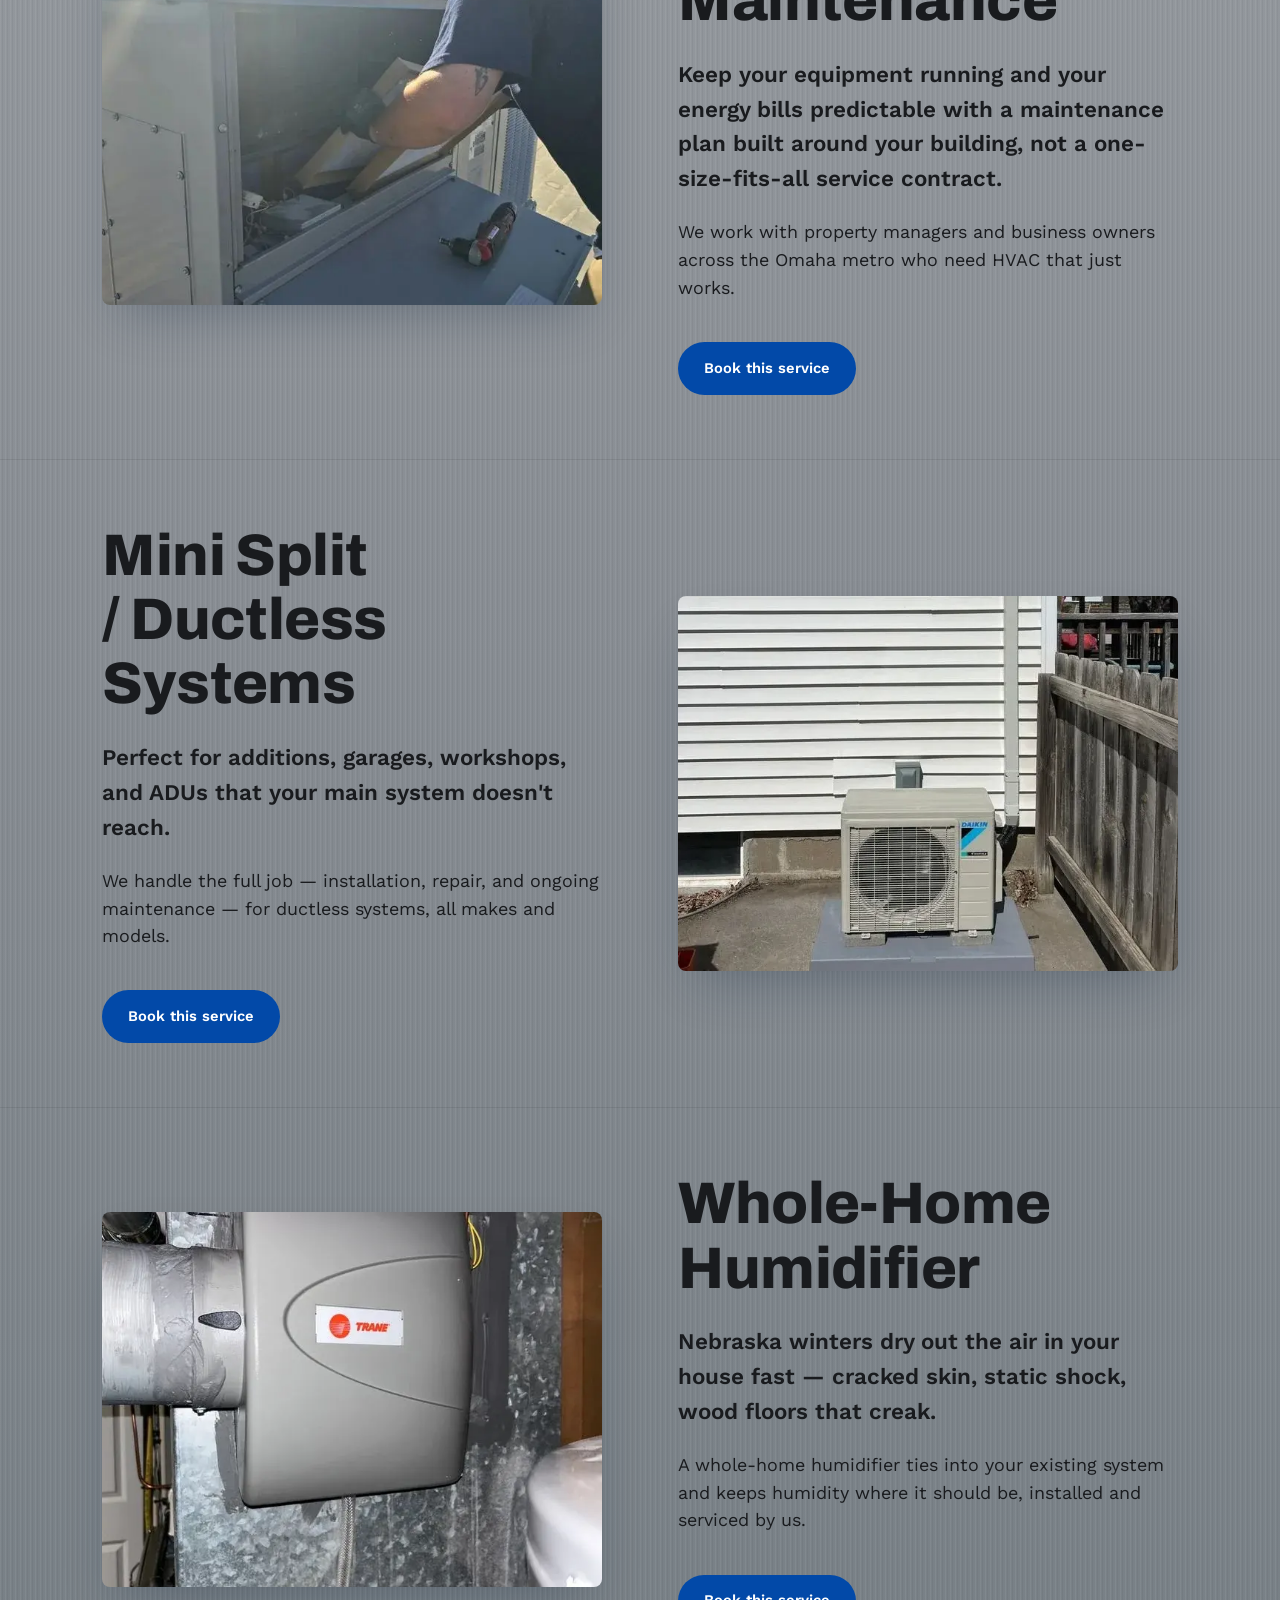
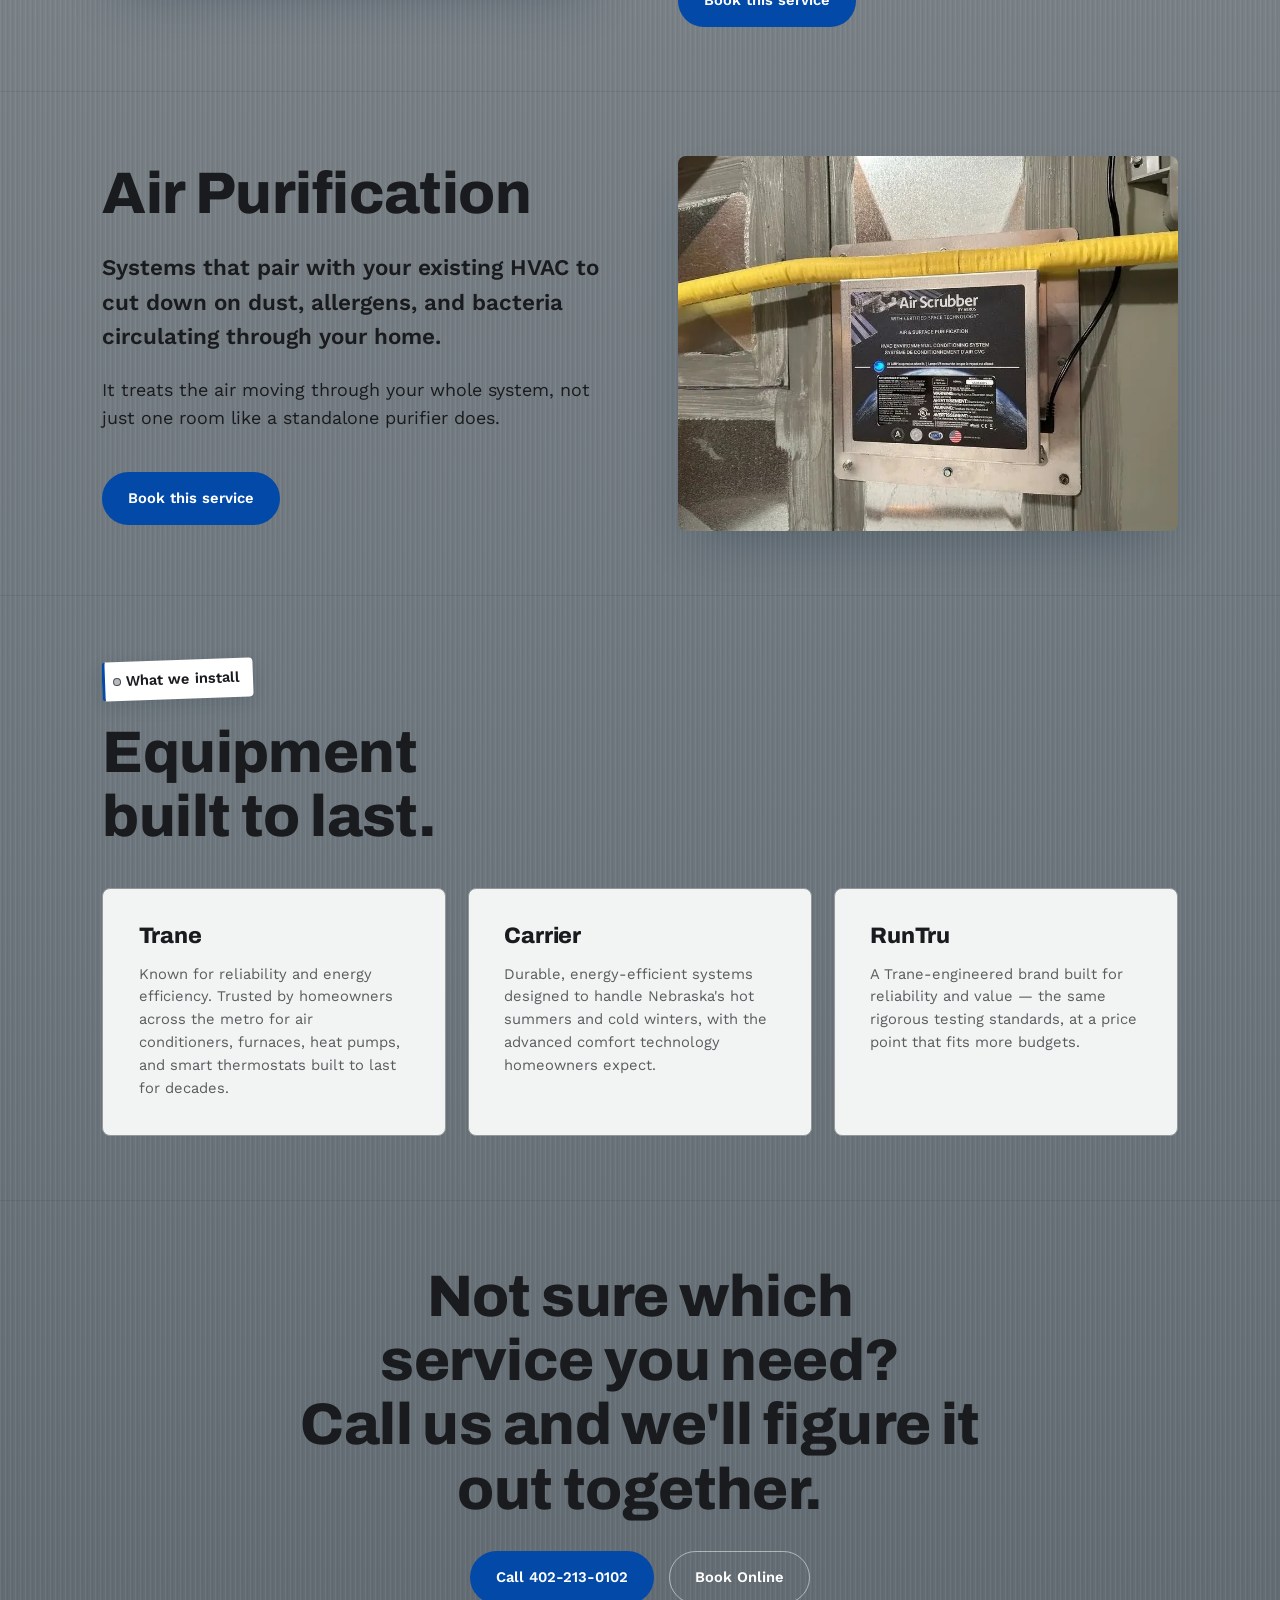
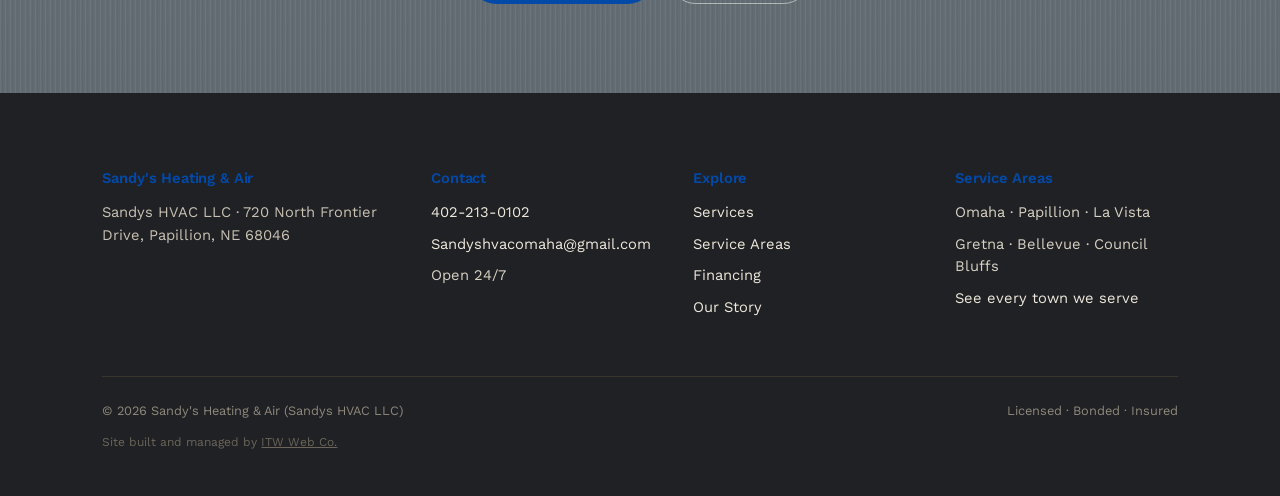
<file: services.html>
<!DOCTYPE html>
<html lang="en">
<head>
<meta charset="UTF-8">
<meta name="viewport" content="width=device-width, initial-scale=1.0">
<title>HVAC Services in Omaha, Papillion &amp; La Vista | Sandy's Heating &amp; Air</title>
<meta name="description" content="AC and furnace repair, installation, 24/7 emergency service, mini splits, and more. All makes and models, across the Omaha metro.">
<link rel="preconnect" href="https://fonts.googleapis.com">
<link rel="stylesheet" href="assets/css/style.css">
<link rel="icon" href="assets/img/favicon.ico" sizes="any">
<link rel="icon" type="image/png" sizes="32x32" href="assets/img/favicon-32.png">
<link rel="apple-touch-icon" href="assets/img/apple-touch-icon.png">
<link rel="canonical" href="https://sandysheatingandair.com/services.html">
<meta property="og:type" content="website">
<meta property="og:title" content="HVAC Services in Omaha, Papillion &amp; La Vista | Sandy's Heating &amp; Air">
<meta property="og:description" content="AC and furnace repair, installation, 24/7 emergency service, mini splits, and more. All makes and models, across the Omaha metro.">
<meta property="og:url" content="https://sandysheatingandair.com/services.html">
<meta property="og:image" content="https://sandysheatingandair.com/assets/img/team-contact.webp">
<meta property="og:site_name" content="Sandy's Heating & Air">
<meta name="twitter:card" content="summary_large_image">
<meta name="twitter:title" content="HVAC Services in Omaha, Papillion &amp; La Vista | Sandy's Heating &amp; Air">
<meta name="twitter:description" content="AC and furnace repair, installation, 24/7 emergency service, mini splits, and more. All makes and models, across the Omaha metro.">
<meta name="twitter:image" content="https://sandysheatingandair.com/assets/img/team-contact.webp">
<script type="application/ld+json">
{
  "@context": "https://schema.org",
  "@type": "BreadcrumbList",
  "itemListElement": [
    {
      "@type": "ListItem",
      "position": 1,
      "name": "Home",
      "item": "https://sandysheatingandair.com/"
    },
    {
      "@type": "ListItem",
      "position": 2,
      "name": "Services",
      "item": "https://sandysheatingandair.com/services.html"
    }
  ]
}
</script>
<script type="application/ld+json">
{
  "@context": "https://schema.org",
  "@type": "HVACBusiness",
  "name": "Sandy's Heating & Air",
  "alternateName": "Sandys HVAC LLC",
  "url": "https://sandysheatingandair.com/",
  "logo": "https://sandysheatingandair.com/assets/img/logo.webp",
  "image": "https://sandysheatingandair.com/assets/img/team-contact.webp",
  "telephone": "+14022130102",
  "email": "Sandyshvacomaha@gmail.com",
  "priceRange": "$$",
  "address": {
    "@type": "PostalAddress",
    "streetAddress": "720 North Frontier Drive",
    "addressLocality": "Papillion",
    "addressRegion": "NE",
    "postalCode": "68046",
    "addressCountry": "US"
  },
  "areaServed": [
    {
      "@type": "City",
      "name": "Omaha, NE"
    },
    {
      "@type": "City",
      "name": "Papillion, NE"
    },
    {
      "@type": "City",
      "name": "La Vista, NE"
    },
    {
      "@type": "City",
      "name": "Gretna, NE"
    },
    {
      "@type": "City",
      "name": "Bellevue, NE"
    },
    {
      "@type": "City",
      "name": "Ralston, NE"
    },
    {
      "@type": "City",
      "name": "Boys Town, NE"
    },
    {
      "@type": "City",
      "name": "Elkhorn, NE"
    },
    {
      "@type": "City",
      "name": "Bennington, NE"
    },
    {
      "@type": "City",
      "name": "Springfield, NE"
    },
    {
      "@type": "City",
      "name": "Waterloo, NE"
    },
    {
      "@type": "City",
      "name": "Valley, NE"
    },
    {
      "@type": "City",
      "name": "Yutan, NE"
    },
    {
      "@type": "City",
      "name": "Mead, NE"
    },
    {
      "@type": "City",
      "name": "Ashland, NE"
    },
    {
      "@type": "City",
      "name": "Wahoo, NE"
    },
    {
      "@type": "City",
      "name": "Fort Calhoun, NE"
    },
    {
      "@type": "City",
      "name": "Kennard, NE"
    },
    {
      "@type": "City",
      "name": "Blair, NE"
    },
    {
      "@type": "City",
      "name": "Arlington, NE"
    },
    {
      "@type": "City",
      "name": "Fremont, NE"
    },
    {
      "@type": "City",
      "name": "Louisville, NE"
    },
    {
      "@type": "City",
      "name": "Plattsmouth, NE"
    },
    {
      "@type": "City",
      "name": "Murray, NE"
    },
    {
      "@type": "City",
      "name": "Weeping Water, NE"
    },
    {
      "@type": "City",
      "name": "Elmwood, NE"
    },
    {
      "@type": "City",
      "name": "Greenwood, NE"
    },
    {
      "@type": "City",
      "name": "Council Bluffs, IA"
    },
    {
      "@type": "City",
      "name": "Carter Lake, IA"
    },
    {
      "@type": "City",
      "name": "Crescent, IA"
    },
    {
      "@type": "City",
      "name": "Pacific Junction, IA"
    },
    {
      "@type": "City",
      "name": "Glenwood, IA"
    },
    {
      "@type": "City",
      "name": "Treynor, IA"
    },
    {
      "@type": "City",
      "name": "Underwood, IA"
    },
    {
      "@type": "City",
      "name": "Malvern, IA"
    },
    {
      "@type": "City",
      "name": "Missouri Valley, IA"
    }
  ],
  "openingHoursSpecification": {
    "@type": "OpeningHoursSpecification",
    "dayOfWeek": [
      "Monday",
      "Tuesday",
      "Wednesday",
      "Thursday",
      "Friday",
      "Saturday",
      "Sunday"
    ],
    "opens": "00:00",
    "closes": "23:59"
  }
}
</script>
<script type="application/ld+json">
{
  "@context": "https://schema.org",
  "@type": "Service",
  "serviceType": "HVAC Services",
  "provider": {
    "@type": "HVACBusiness",
    "name": "Sandy's Heating & Air"
  },
  "areaServed": [
    {
      "@type": "City",
      "name": "Omaha, NE"
    },
    {
      "@type": "City",
      "name": "Papillion, NE"
    },
    {
      "@type": "City",
      "name": "La Vista, NE"
    },
    {
      "@type": "City",
      "name": "Gretna, NE"
    },
    {
      "@type": "City",
      "name": "Bellevue, NE"
    },
    {
      "@type": "City",
      "name": "Ralston, NE"
    },
    {
      "@type": "City",
      "name": "Boys Town, NE"
    },
    {
      "@type": "City",
      "name": "Elkhorn, NE"
    },
    {
      "@type": "City",
      "name": "Bennington, NE"
    },
    {
      "@type": "City",
      "name": "Springfield, NE"
    },
    {
      "@type": "City",
      "name": "Waterloo, NE"
    },
    {
      "@type": "City",
      "name": "Valley, NE"
    },
    {
      "@type": "City",
      "name": "Yutan, NE"
    },
    {
      "@type": "City",
      "name": "Mead, NE"
    },
    {
      "@type": "City",
      "name": "Ashland, NE"
    },
    {
      "@type": "City",
      "name": "Wahoo, NE"
    },
    {
      "@type": "City",
      "name": "Fort Calhoun, NE"
    },
    {
      "@type": "City",
      "name": "Kennard, NE"
    },
    {
      "@type": "City",
      "name": "Blair, NE"
    },
    {
      "@type": "City",
      "name": "Arlington, NE"
    },
    {
      "@type": "City",
      "name": "Fremont, NE"
    },
    {
      "@type": "City",
      "name": "Louisville, NE"
    },
    {
      "@type": "City",
      "name": "Plattsmouth, NE"
    },
    {
      "@type": "City",
      "name": "Murray, NE"
    },
    {
      "@type": "City",
      "name": "Weeping Water, NE"
    },
    {
      "@type": "City",
      "name": "Elmwood, NE"
    },
    {
      "@type": "City",
      "name": "Greenwood, NE"
    },
    {
      "@type": "City",
      "name": "Council Bluffs, IA"
    },
    {
      "@type": "City",
      "name": "Carter Lake, IA"
    },
    {
      "@type": "City",
      "name": "Crescent, IA"
    },
    {
      "@type": "City",
      "name": "Pacific Junction, IA"
    },
    {
      "@type": "City",
      "name": "Glenwood, IA"
    },
    {
      "@type": "City",
      "name": "Treynor, IA"
    },
    {
      "@type": "City",
      "name": "Underwood, IA"
    },
    {
      "@type": "City",
      "name": "Malvern, IA"
    },
    {
      "@type": "City",
      "name": "Missouri Valley, IA"
    }
  ],
  "hasOfferCatalog": {
    "@type": "OfferCatalog",
    "name": "HVAC Services",
    "itemListElement": [
      {
        "@type": "Offer",
        "itemOffered": {
          "@type": "Service",
          "name": "AC Repair & Maintenance",
          "description": "Same-day AC repair and seasonal tune-ups.",
          "url": "https://sandysheatingandair.com/services.html#ac-repair"
        }
      },
      {
        "@type": "Offer",
        "itemOffered": {
          "@type": "Service",
          "name": "Furnace Repair & Maintenance",
          "description": "Fast, fair-priced furnace repair for Nebraska winters.",
          "url": "https://sandysheatingandair.com/services.html#furnace-repair"
        }
      },
      {
        "@type": "Offer",
        "itemOffered": {
          "@type": "Service",
          "name": "AC & Furnace Installation",
          "description": "Free estimates on efficient systems, sized right.",
          "url": "https://sandysheatingandair.com/services.html#installation"
        }
      },
      {
        "@type": "Offer",
        "itemOffered": {
          "@type": "Service",
          "name": "24/7 Emergency Service",
          "description": "Emergency heating and cooling repair, any hour.",
          "url": "https://sandysheatingandair.com/services.html#emergency"
        }
      },
      {
        "@type": "Offer",
        "itemOffered": {
          "@type": "Service",
          "name": "Commercial HVAC Maintenance",
          "description": "Maintenance plans for local businesses.",
          "url": "https://sandysheatingandair.com/services.html#commercial"
        }
      },
      {
        "@type": "Offer",
        "itemOffered": {
          "@type": "Service",
          "name": "Mini Split / Ductless Systems",
          "description": "Installation and repair for ductless systems.",
          "url": "https://sandysheatingandair.com/services.html#mini-split"
        }
      },
      {
        "@type": "Offer",
        "itemOffered": {
          "@type": "Service",
          "name": "Whole-Home Humidifier",
          "description": "Installation, repair, and maintenance.",
          "url": "https://sandysheatingandair.com/services.html#humidifier"
        }
      },
      {
        "@type": "Offer",
        "itemOffered": {
          "@type": "Service",
          "name": "Air Purification",
          "description": "Whole-home air purification systems.",
          "url": "https://sandysheatingandair.com/services.html#air-purification"
        }
      }
    ]
  }
}
</script>
</head>
<body>

<a class="visually-hidden" href="#main">Skip to content</a>

<header class="site-header">
  <nav class="nav">
    <a class="nav-brand" href="index.html">
      <img class="nav-brand-mark" src="assets/img/logo.webp" alt="Sandy's Heating & Air logo">
      <span class="nav-brand-word">Sandy's</span>
    </a>
    <ul class="nav-links">
      <li><a href="index.html">Home</a></li>
      <li><a href="services.html" aria-current="page">Services</a></li>
      <li><a href="service-areas.html">Service Areas</a></li>
      <li><a href="financing.html">Financing</a></li>
      <li><a href="our-story.html">Our Story</a></li>
      <li><a href="blog.html">Blog</a></li>
      <li><a href="contact.html">Contact</a></li>
    </ul>
    <div class="nav-cta">
      <a class="nav-phone btn btn-ghost" href="tel:4022130102">402-213-0102</a>
      <a class="btn btn-primary" href="https://book.housecallpro.com/book/Sandys-Heating--Air/171e3330077a4adaa7cddf105f714ef6?v2=true" target="_blank" rel="noopener">Book a Visit</a>
      <button class="nav-toggle" aria-label="Open menu" aria-expanded="false" aria-controls="mobile-menu">
        <span></span><span></span><span></span>
      </button>
    </div>
  </nav>
  <div class="mobile-menu" id="mobile-menu" hidden>
    <ul class="mobile-menu-links">
      <li><a href="index.html">Home</a></li>
      <li><a href="services.html" aria-current="page">Services</a></li>
      <li><a href="service-areas.html">Service Areas</a></li>
      <li><a href="financing.html">Financing</a></li>
      <li><a href="our-story.html">Our Story</a></li>
      <li><a href="blog.html">Blog</a></li>
      <li><a href="contact.html">Contact</a></li>
    </ul>
    <div class="mobile-menu-cta">
      <a class="btn btn-ghost btn-call" href="tel:4022130102">Call 402-213-0102</a>
      <a class="btn btn-primary" href="https://book.housecallpro.com/book/Sandys-Heating--Air/171e3330077a4adaa7cddf105f714ef6?v2=true" target="_blank" rel="noopener">Book a Visit</a>
    </div>
  </div>
</header>

<main id="main">

  <!-- ============ HERO ============ -->
  <section class="hero" style="padding-bottom: 0;">
    <div class="container hero-top" style="grid-template-columns: 1fr;">
      <div class="hero-copy" data-reveal>
        <div class="tag tag--ember" style="margin-bottom:1.6rem;">Open 24/7 &middot; Omaha Metro</div>
        <h1 style="max-width: 18ch;">Full-service HVAC, done honestly.</h1>
        <p class="lede" style="max-width: 60ch; margin-top: 1rem;">Every service we offer, explained plainly &mdash; no jargon, no upsell, no surprises when the invoice shows up.</p>
      </div>
    </div>
  </section>

  <!-- ============ SERVICE DETAILS ============ -->
  
    <section class="service-detail" id="ac-repair">
      <div class="container service-detail-grid">
        <div class="service-detail-media">
          <img src="assets/img/ac-repair.webp" alt="Technician servicing a dirty AC coil" loading="lazy">
        </div>
        <div class="service-detail-copy">
          <h2>AC Repair & Maintenance</h2>
          <p class="lede">Same-day repair when your AC quits in the middle of a Nebraska summer, plus seasonal tune-ups that catch small problems before they turn into a dead system on the hottest day of the year.</p>
          <p>We work on all makes and models. We check refrigerant levels, clean coils, test electrical connections, and give you a straight answer about what's actually wrong &mdash; not the biggest invoice we can write.</p>
          <a class="btn btn-primary" href="https://book.housecallpro.com/book/Sandys-Heating--Air/171e3330077a4adaa7cddf105f714ef6?v2=true" target="_blank" rel="noopener">Book this service</a>
        </div>
      </div>
    </section>
    <section class="service-detail service-detail--reverse" id="furnace-repair">
      <div class="container service-detail-grid">
        <div class="service-detail-media">
          <img src="assets/img/furnace-repair.webp" alt="Furnace blower motor being repaired" loading="lazy">
        </div>
        <div class="service-detail-copy">
          <h2>Furnace Repair &amp; Maintenance</h2>
          <p class="lede">When the furnace quits in January, you don't have time to wait around. We diagnose and fix furnace issues fast, and our fall tune-ups catch worn parts before winter puts real strain on the system.</p>
          <p>We service all makes and models, and if it's an easy fix, we tell you it's an easy fix. That's the whole philosophy.</p>
          <a class="btn btn-primary" href="https://book.housecallpro.com/book/Sandys-Heating--Air/171e3330077a4adaa7cddf105f714ef6?v2=true" target="_blank" rel="noopener">Book this service</a>
        </div>
      </div>
    </section>
    <section class="service-detail" id="installation">
      <div class="container service-detail-grid">
        <div class="service-detail-media">
          <img src="assets/img/hvac-install.webp" alt="New furnace installation in a basement" loading="lazy">
        </div>
        <div class="service-detail-copy">
          <h2>AC &amp; Furnace Installation</h2>
          <p class="lede">Free, no-pressure estimates on new systems sized right for your home &mdash; not oversized to pad the invoice, not undersized to save a few dollars on equipment.</p>
          <p>We install <a href="#equipment">Trane, Carrier, and RunTru systems</a> and walk you through exactly what you're getting and why, before you sign anything.</p>
          <a class="btn btn-primary" href="https://book.housecallpro.com/book/Sandys-Heating--Air/171e3330077a4adaa7cddf105f714ef6?v2=true" target="_blank" rel="noopener">Book this service</a>
        </div>
      </div>
    </section>
    <section class="service-detail service-detail--reverse" id="emergency">
      <div class="container service-detail-grid">
        <div class="service-detail-media">
          <img src="assets/img/emergency.webp" alt="Burnt electrical disconnect box" loading="lazy">
        </div>
        <div class="service-detail-copy">
          <h2>24/7 Emergency Service</h2>
          <p class="lede">Heat out at 2am in January? AC down on the Fourth of July? We answer the phone and show up, any hour of any day.</p>
          <p>No overtime games, no &ldquo;we'll see you Monday.&rdquo; If it's an emergency to you, it's an emergency to us.</p>
          <a class="btn btn-primary" href="https://book.housecallpro.com/book/Sandys-Heating--Air/171e3330077a4adaa7cddf105f714ef6?v2=true" target="_blank" rel="noopener">Book this service</a>
        </div>
      </div>
    </section>
    <section class="service-detail" id="commercial">
      <div class="container service-detail-grid">
        <div class="service-detail-media">
          <img src="assets/img/commercial.webp" alt="Commercial rooftop HVAC unit being serviced" loading="lazy">
        </div>
        <div class="service-detail-copy">
          <h2>Commercial HVAC Maintenance</h2>
          <p class="lede">Keep your equipment running and your energy bills predictable with a maintenance plan built around your building, not a one-size-fits-all service contract.</p>
          <p>We work with property managers and business owners across the Omaha metro who need HVAC that just works.</p>
          <a class="btn btn-primary" href="https://book.housecallpro.com/book/Sandys-Heating--Air/171e3330077a4adaa7cddf105f714ef6?v2=true" target="_blank" rel="noopener">Book this service</a>
        </div>
      </div>
    </section>
    <section class="service-detail service-detail--reverse" id="mini-split">
      <div class="container service-detail-grid">
        <div class="service-detail-media">
          <img src="assets/img/minisplit.webp" alt="Mini split ductless outdoor unit" loading="lazy">
        </div>
        <div class="service-detail-copy">
          <h2>Mini Split / Ductless Systems</h2>
          <p class="lede">Perfect for additions, garages, workshops, and ADUs that your main system doesn't reach.</p>
          <p>We handle the full job &mdash; installation, repair, and ongoing maintenance &mdash; for ductless systems, all makes and models.</p>
          <a class="btn btn-primary" href="https://book.housecallpro.com/book/Sandys-Heating--Air/171e3330077a4adaa7cddf105f714ef6?v2=true" target="_blank" rel="noopener">Book this service</a>
        </div>
      </div>
    </section>
    <section class="service-detail" id="humidifier">
      <div class="container service-detail-grid">
        <div class="service-detail-media">
          <img src="assets/img/humidifier.webp" alt="Whole-home humidifier installed in ductwork" loading="lazy">
        </div>
        <div class="service-detail-copy">
          <h2>Whole-Home Humidifier</h2>
          <p class="lede">Nebraska winters dry out the air in your house fast &mdash; cracked skin, static shock, wood floors that creak.</p>
          <p>A whole-home humidifier ties into your existing system and keeps humidity where it should be, installed and serviced by us.</p>
          <a class="btn btn-primary" href="https://book.housecallpro.com/book/Sandys-Heating--Air/171e3330077a4adaa7cddf105f714ef6?v2=true" target="_blank" rel="noopener">Book this service</a>
        </div>
      </div>
    </section>
    <section class="service-detail service-detail--reverse" id="air-purification">
      <div class="container service-detail-grid">
        <div class="service-detail-media">
          <img src="assets/img/airpurification.webp" alt="Air Scrubber whole-home air purification unit" loading="lazy">
        </div>
        <div class="service-detail-copy">
          <h2>Air Purification</h2>
          <p class="lede">Systems that pair with your existing HVAC to cut down on dust, allergens, and bacteria circulating through your home.</p>
          <p>It treats the air moving through your whole system, not just one room like a standalone purifier does.</p>
          <a class="btn btn-primary" href="https://book.housecallpro.com/book/Sandys-Heating--Air/171e3330077a4adaa7cddf105f714ef6?v2=true" target="_blank" rel="noopener">Book this service</a>
        </div>
      </div>
    </section>
    <!-- ============ EQUIPMENT ============ -->
    <section class="equipment" id="equipment">
      <div class="container">
        <div class="section-head" data-reveal>
          <div class="tag tag--ember section-tag">What we install</div>
          <h2>Equipment built to last.</h2>
        </div>
        <div class="equipment-grid" data-reveal>
          <div class="equipment-card">
            <h3>Trane</h3>
            <p>Known for reliability and energy efficiency. Trusted by homeowners across the metro for air conditioners, furnaces, heat pumps, and smart thermostats built to last for decades.</p>
          </div>
          <div class="equipment-card">
            <h3>Carrier</h3>
            <p>Durable, energy-efficient systems designed to handle Nebraska's hot summers and cold winters, with the advanced comfort technology homeowners expect.</p>
          </div>
          <div class="equipment-card">
            <h3>RunTru</h3>
            <p>A Trane-engineered brand built for reliability and value &mdash; the same rigorous testing standards, at a price point that fits more budgets.</p>
          </div>
        </div>
      </div>
    </section>

  <!-- ============ CTA ============ -->
  <section class="cta">
    <div class="container cta-inner" data-reveal>
      <h2>Not sure which service you&nbsp;need?<br>Call us and we'll figure it out&nbsp;together.</h2>
      <div class="hero-actions" style="justify-content:center;">
        <a class="btn btn-primary" href="tel:4022130102">Call 402-213-0102</a>
        <a class="btn btn-ghost-light" href="https://book.housecallpro.com/book/Sandys-Heating--Air/171e3330077a4adaa7cddf105f714ef6?v2=true" target="_blank" rel="noopener">Book Online</a>
      </div>
    </div>
  </section>

</main>

<footer class="site-footer">
  <div class="container">
    <div class="footer-grid">
      <div>
        <h4>Sandy's Heating &amp; Air</h4>
        <p class="lede" style="font-size:var(--step--1); max-width:32ch;">Sandys HVAC LLC &middot; 720 North Frontier Drive, Papillion, NE 68046</p>
      </div>
      <div>
        <h4>Contact</h4>
        <ul>
          <li><a href="tel:4022130102">402-213-0102</a></li>
          <li><a href="mailto:Sandyshvacomaha@gmail.com">Sandyshvacomaha@gmail.com</a></li>
          <li>Open 24/7</li>
        </ul>
      </div>
      <div>
        <h4>Explore</h4>
        <ul>
          <li><a href="services.html">Services</a></li>
          <li><a href="service-areas.html">Service Areas</a></li>
          <li><a href="financing.html">Financing</a></li>
          <li><a href="our-story.html">Our Story</a></li>
        </ul>
      </div>
      <div>
        <h4>Service Areas</h4>
        <ul>
          <li>Omaha &middot; Papillion &middot; La Vista</li>
          <li>Gretna &middot; Bellevue &middot; Council Bluffs</li>
          <li><a href="service-areas.html">See every town we serve</a></li>
        </ul>
      </div>
    </div>
    <div class="footer-bottom">
      <span>&copy; 2026 Sandy's Heating &amp; Air (Sandys HVAC LLC)</span>
      <span>Licensed &middot; Bonded &middot; Insured</span>
    </div>
    <p class="site-credit">Site built and managed by <a href="https://imthewilbur.com" target="_blank" rel="noopener">ITW Web Co.</a></p>
  </div>
</footer>

<script src="assets/js/main.js"></script>
<!--Start of Tidio Script-->
<script src="//code.tidio.co/p4zsy2oki0zkbaau1yslcawgyzqpoz0b.js" async></script>
<!--End of Tidio Script-->
</body>
</html>
</file>
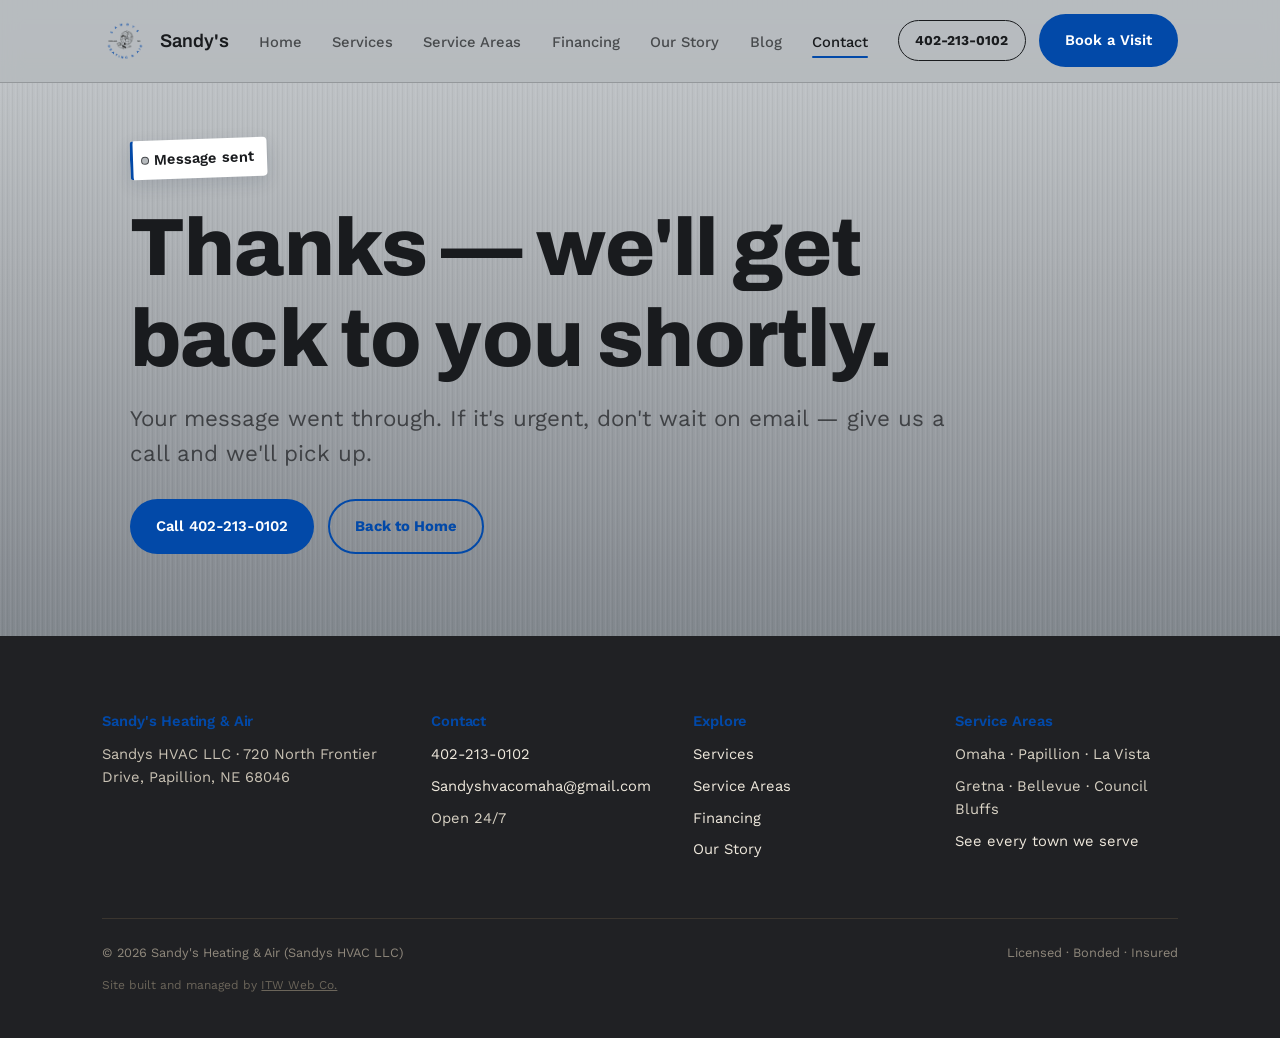
<file: thank-you.html>
<!DOCTYPE html>
<html lang="en">
<head>
<meta charset="UTF-8">
<meta name="viewport" content="width=device-width, initial-scale=1.0">
<title>Message Sent | Sandy's Heating &amp; Air</title>
<meta name="description" content="Thanks for reaching out to Sandy's Heating & Air. We'll be in touch shortly.">
<meta name="robots" content="noindex">
<link rel="preconnect" href="https://fonts.googleapis.com">
<link rel="stylesheet" href="assets/css/style.css">
<link rel="icon" href="assets/img/favicon.ico" sizes="any">
<link rel="icon" type="image/png" sizes="32x32" href="assets/img/favicon-32.png">
<link rel="apple-touch-icon" href="assets/img/apple-touch-icon.png">
</head>
<body>

<a class="visually-hidden" href="#main">Skip to content</a>

<header class="site-header">
  <nav class="nav">
    <a class="nav-brand" href="index.html">
      <img class="nav-brand-mark" src="assets/img/logo.webp" alt="Sandy's Heating & Air logo">
      <span class="nav-brand-word">Sandy's</span>
    </a>
    <ul class="nav-links">
      <li><a href="index.html">Home</a></li>
      <li><a href="services.html">Services</a></li>
      <li><a href="service-areas.html">Service Areas</a></li>
      <li><a href="financing.html">Financing</a></li>
      <li><a href="our-story.html">Our Story</a></li>
      <li><a href="blog.html">Blog</a></li>
      <li><a href="contact.html" aria-current="page">Contact</a></li>
    </ul>
    <div class="nav-cta">
      <a class="nav-phone btn btn-ghost" href="tel:4022130102">402-213-0102</a>
      <a class="btn btn-primary" href="https://book.housecallpro.com/book/Sandys-Heating--Air/171e3330077a4adaa7cddf105f714ef6?v2=true" target="_blank" rel="noopener">Book a Visit</a>
      <button class="nav-toggle" aria-label="Open menu" aria-expanded="false" aria-controls="mobile-menu">
        <span></span><span></span><span></span>
      </button>
    </div>
  </nav>
  <div class="mobile-menu" id="mobile-menu" hidden>
    <ul class="mobile-menu-links">
      <li><a href="index.html">Home</a></li>
      <li><a href="services.html">Services</a></li>
      <li><a href="service-areas.html">Service Areas</a></li>
      <li><a href="financing.html">Financing</a></li>
      <li><a href="our-story.html">Our Story</a></li>
      <li><a href="blog.html">Blog</a></li>
      <li><a href="contact.html" aria-current="page">Contact</a></li>
    </ul>
    <div class="mobile-menu-cta">
      <a class="btn btn-ghost btn-call" href="tel:4022130102">Call 402-213-0102</a>
      <a class="btn btn-primary" href="https://book.housecallpro.com/book/Sandys-Heating--Air/171e3330077a4adaa7cddf105f714ef6?v2=true" target="_blank" rel="noopener">Book a Visit</a>
    </div>
  </div>
</header>

<main id="main">

  <!-- ============ THANK YOU ============ -->
  <section class="hero" style="min-height: 60vh; display: flex; align-items: center;">
    <div class="container hero-top" style="grid-template-columns: 1fr;">
      <div class="hero-copy" data-reveal>
        <div class="tag tag--ember" style="margin-bottom:1.6rem;">Message sent</div>
        <h1 style="max-width: 20ch;">Thanks &mdash; we'll get back to you shortly.</h1>
        <p class="lede" style="max-width: 60ch; margin-top: 1rem;">Your message went through. If it's urgent, don't wait on email &mdash; give us a call and we'll pick up.</p>
        <div class="hero-actions">
          <a class="btn btn-primary" href="tel:4022130102">Call 402-213-0102</a>
          <a class="btn btn-ghost btn-accent" href="index.html">Back to Home</a>
        </div>
      </div>
    </div>
  </section>

</main>

<footer class="site-footer">
  <div class="container">
    <div class="footer-grid">
      <div>
        <h4>Sandy's Heating &amp; Air</h4>
        <p class="lede" style="font-size:var(--step--1); max-width:32ch;">Sandys HVAC LLC &middot; 720 North Frontier Drive, Papillion, NE 68046</p>
      </div>
      <div>
        <h4>Contact</h4>
        <ul>
          <li><a href="tel:4022130102">402-213-0102</a></li>
          <li><a href="mailto:Sandyshvacomaha@gmail.com">Sandyshvacomaha@gmail.com</a></li>
          <li>Open 24/7</li>
        </ul>
      </div>
      <div>
        <h4>Explore</h4>
        <ul>
          <li><a href="services.html">Services</a></li>
          <li><a href="service-areas.html">Service Areas</a></li>
          <li><a href="financing.html">Financing</a></li>
          <li><a href="our-story.html">Our Story</a></li>
        </ul>
      </div>
      <div>
        <h4>Service Areas</h4>
        <ul>
          <li>Omaha &middot; Papillion &middot; La Vista</li>
          <li>Gretna &middot; Bellevue &middot; Council Bluffs</li>
          <li><a href="service-areas.html">See every town we serve</a></li>
        </ul>
      </div>
    </div>
    <div class="footer-bottom">
      <span>&copy; 2026 Sandy's Heating &amp; Air (Sandys HVAC LLC)</span>
      <span>Licensed &middot; Bonded &middot; Insured</span>
    </div>
    <p class="site-credit">Site built and managed by <a href="https://imthewilbur.com" target="_blank" rel="noopener">ITW Web Co.</a></p>
  </div>
</footer>

<script src="assets/js/main.js"></script>
<!--Start of Tidio Script-->
<script src="//code.tidio.co/p4zsy2oki0zkbaau1yslcawgyzqpoz0b.js" async></script>
<!--End of Tidio Script-->
</body>
</html>
</file>
<file: assets/css/style.css>
/* ============================================================
   Sandy's Heating & Air — Design System
   Direction: Neighborhood Trust — warm, photo-led, human
   ============================================================ */

@import url('https://fonts.googleapis.com/css2?family=Archivo:wght@500;600;700;800;900&family=Work+Sans:wght@400;500;600;700&display=swap');

:root {
  /* Color: galvanized-steel greyscale + heating/cooling duality accents */
  --ink: #191B1E;
  --ink-70: #191B1Eb3;
  --paper: #B6BABD;
  --paper-dim: #A5A9AC;
  --card: #F2F3F3;
  --ember: #0249A8;
  --ember-dark: #023B82;
  --frost: #3B54D9;
  --frost-dark: #2A3EA3;
  --charcoal: #202124;
  --line: #94989B;
  --white: #FFFFFF;

  /* Brushed steel background, built from the sampled reference texture */
  --metal-bg:
    repeating-linear-gradient(
      90deg,
      rgba(255,255,255,0.055) 0px, rgba(255,255,255,0.055) 1px,
      transparent 1px, transparent 2px,
      rgba(0,0,0,0.04) 2px, rgba(0,0,0,0.04) 3px,
      transparent 3px, transparent 5px
    ),
    linear-gradient(180deg, #C7CBCE 0%, #A7ABAF 28%, #888D93 55%, #6C767C 82%, #5C666C 100%);

  /* Type */
  --font-display: 'Archivo', -apple-system, sans-serif;
  --font-body: 'Work Sans', -apple-system, sans-serif;

  /* Scale */
  --step--1: clamp(0.83rem, 0.8rem + 0.15vw, 0.92rem);
  --step-0: clamp(1rem, 0.96rem + 0.2vw, 1.125rem);
  --step-1: clamp(1.2rem, 1.1rem + 0.4vw, 1.4rem);
  --step-2: clamp(1.5rem, 1.3rem + 0.8vw, 1.9rem);
  --step-3: clamp(1.9rem, 1.6rem + 1.4vw, 2.7rem);
  --step-4: clamp(2.4rem, 1.9rem + 2.2vw, 3.8rem);
  --step-5: clamp(3rem, 2.2rem + 3.6vw, 5.2rem);

  --radius-tag: 4px;
  --container: min(92vw, 1600px);
  --edge: clamp(1.25rem, 4vw, 3.5rem);
}

* { box-sizing: border-box; }
html { scroll-behavior: smooth; }
body {
  margin: 0;
  background: var(--metal-bg);
  background-size: 100% 100%;
  color: var(--ink);
  font-family: var(--font-body);
  font-size: var(--step-0);
  line-height: 1.55;
  -webkit-font-smoothing: antialiased;
}

img { max-width: 100%; display: block; }
a { color: inherit; }

h1, h2, h3, h4 {
  font-family: var(--font-display);
  font-weight: 700;
  line-height: 1.1;
  margin: 0 0 0.4em;
  letter-spacing: -0.01em;
}
h1 { font-size: var(--step-5); font-weight: 800; line-height: 1.12; max-width: 13ch; }
h2 { font-size: var(--step-4); font-weight: 800; }
h3 { font-size: var(--step-2); }
p { margin: 0 0 1em; max-width: 62ch; }
.lede { font-size: var(--step-1); color: var(--ink-70); max-width: 46ch; }

.container {
  max-width: var(--container);
  margin: 0 auto;
  padding: 0 var(--edge);
}

section { padding: clamp(2.25rem, 5vw, 4.5rem) 0; }

/* ---------- Buttons ---------- */
.btn {
  display: inline-flex;
  align-items: center;
  gap: 0.5em;
  font-family: var(--font-body);
  font-weight: 600;
  font-size: var(--step--1);
  padding: 0.95em 1.7em;
  border-radius: 999px;
  border: 1.5px solid transparent;
  cursor: pointer;
  text-decoration: none;
  transition: transform 0.15s ease, background 0.2s ease, border-color .2s ease;
}
.btn:hover { transform: translateY(-1px); }
.btn-primary { background: var(--ember); color: var(--white); position: relative; animation: btn-pulse 2.6s ease-in-out infinite; }
.btn-primary:hover { background: var(--ember-dark); animation-play-state: paused; }
@keyframes btn-pulse {
  0%, 100% { box-shadow: 0 0 0 0 rgba(2,73,168,0.55), 0 4px 14px rgba(2,73,168,0.25); }
  50% { box-shadow: 0 0 0 10px rgba(2,73,168,0), 0 4px 14px rgba(2,73,168,0.25); }
}
.btn-ghost { background: transparent; border-color: var(--ink); color: var(--ink); }
.btn-ghost:hover { background: var(--ink); color: var(--paper); }
.btn-call { border-color: var(--ember); color: var(--ember); animation: btn-call-pulse 2.6s ease-in-out infinite; }
.btn-call:hover { background: var(--ember); color: var(--white); animation-play-state: paused; }
.btn-accent { border-width: 2px; border-color: var(--ember); color: var(--ember); font-weight: 700; }
.btn-accent:hover { background: var(--ember); color: var(--white); }
@keyframes btn-call-pulse {
  0%, 100% { box-shadow: 0 0 0 0 rgba(2,73,168,0.4); }
  50% { box-shadow: 0 0 0 9px rgba(2,73,168,0); }
}
.btn-ghost-light { background: transparent; border-color: rgba(255,255,255,.5); color: var(--white); }
.btn-ghost-light:hover { background: var(--white); color: var(--ink); }

/* ---------- Signature device: the service tag ---------- */
.tag {
  position: relative;
  display: inline-flex;
  align-items: center;
  gap: 0.5em;
  background: var(--white);
  color: var(--ink);
  font-family: var(--font-body);
  font-weight: 600;
  font-size: var(--step--1);
  padding: 0.55em 0.9em 0.55em 1.4em;
  border-radius: var(--radius-tag);
  box-shadow: 0 6px 18px rgba(16,35,59,0.12);
  transform: rotate(-2deg);
}
.tag::before {
  content: '';
  position: absolute;
  left: 8px; top: 50%;
  width: 6px; height: 6px;
  border-radius: 50%;
  background: var(--paper);
  border: 1.5px solid var(--ink-70);
  transform: translateY(-50%);
}
.tag--ember { border-left: 3px solid var(--ember); }
.tag--frost { border-left: 3px solid var(--frost); }

/* ---------- Nav ---------- */
.site-header {
  position: sticky; top: 0; z-index: 40;
  background: rgba(182,186,189,0.88);
  -webkit-backdrop-filter: blur(10px);
  backdrop-filter: blur(10px);
  border-bottom: 1px solid var(--line);
}
.nav {
  display: flex; align-items: center; justify-content: space-between;
  padding: 0.9rem var(--edge);
  max-width: var(--container);
  margin: 0 auto;
}
.nav-brand { display: flex; align-items: center; gap: 0.7rem; text-decoration: none; }
.nav-brand-mark {
  width: 46px; height: 46px;
  flex-shrink: 0;
  object-fit: contain;
}
.nav-brand-word { font-family: var(--font-display); font-size: 1.15rem; font-weight: 600; }
.nav-links { display: flex; gap: 1.9rem; list-style: none; margin: 0; padding: 0; }
.nav-links a {
  text-decoration: none; font-size: var(--step--1); font-weight: 500;
  color: var(--ink-70); position: relative; padding: 0.2em 0;
}
.nav-links a:hover, .nav-links a[aria-current="page"] { color: var(--ink); }
.nav-links a[aria-current="page"]::after {
  content: ''; position: absolute; left: 0; right: 0; bottom: -4px;
  height: 2px; background: var(--ember); border-radius: 2px;
}
.nav-cta { display: flex; align-items: center; gap: 0.8rem; }
.nav-phone.btn { font-weight: 700; font-size: 0.85rem; padding: 0.65em 1.2em; white-space: nowrap; }
.nav-toggle {
  display: none;
  width: 44px; height: 44px;
  background: none; border: none; cursor: pointer;
  padding: 10px 7px; flex-direction: column; justify-content: space-between;
  flex-shrink: 0;
}
.nav-toggle span {
  display: block; height: 2px; width: 100%; background: var(--ink);
  border-radius: 2px; transition: transform .25s ease, opacity .25s ease;
}
.nav-toggle[aria-expanded="true"] span:nth-child(1) { transform: translateY(11px) rotate(45deg); }
.nav-toggle[aria-expanded="true"] span:nth-child(2) { opacity: 0; }
.nav-toggle[aria-expanded="true"] span:nth-child(3) { transform: translateY(-11px) rotate(-45deg); }

.mobile-menu {
  display: none;
  border-top: 1px solid var(--line);
  background: var(--paper);
  padding: 1.5rem var(--edge) 2rem;
}
.mobile-menu[hidden] { display: none; }
.mobile-menu-links { list-style: none; margin: 0 0 1.5rem; padding: 0; }
.mobile-menu-links li { border-bottom: 1px solid rgba(0,0,0,0.08); }
.mobile-menu-links a {
  display: block; padding: 0.9rem 0; text-decoration: none; color: var(--ink);
  font-family: var(--font-display); font-weight: 700; font-size: 1.15rem;
}
.mobile-menu-links a[aria-current="page"] { color: var(--ember); }
.mobile-menu-cta { display: flex; flex-direction: column; gap: 0.8rem; }
.mobile-menu-cta .btn { justify-content: center; }

@media (max-width: 900px) {
  .nav-links { display: none; }
  .nav-toggle { display: flex; }
  .mobile-menu:not([hidden]) { display: block; }
  .nav-phone { display: none; }
  .nav-cta .btn-primary { font-size: 0.8rem; padding: 0.7em 1.1em; }
}

/* ---------- Footer ---------- */
.site-footer {
  background: var(--charcoal); color: #EFE9DD;
  padding: clamp(3rem, 6vw, 5rem) 0 2rem;
}
.site-footer a { text-decoration: none; color: #EFE9DD; }
.site-footer .lede { color: #c9c2b4; }
.footer-grid {
  display: grid; grid-template-columns: 1.3fr 1fr 1fr 1fr; gap: 2.5rem;
}
.footer-grid h4 {
  font-family: var(--font-body); font-size: var(--step--1);
  text-transform: none; color: var(--ember); margin-bottom: 1em; font-weight: 600;
}
.footer-grid ul { list-style: none; margin: 0; padding: 0; }
.footer-grid li { margin-bottom: 0.6em; font-size: var(--step--1); color: #d8d2c4; }
.footer-bottom {
  margin-top: 3rem; padding-top: 1.5rem; border-top: 1px solid #3a352f;
  display: flex; justify-content: space-between; flex-wrap: wrap; gap: 1rem;
  font-size: 0.8rem; color: #8f887c;
}
@media (max-width: 800px) {
  .footer-grid { grid-template-columns: 1fr 1fr; }
}

/* ---------- Utility ---------- */
.eyebrow { color: var(--frost-dark); font-weight: 600; font-size: var(--step--1); }
.section-tag { margin-bottom: 1.4rem; }
.text-center { text-align: center; }
.visually-hidden {
  position: absolute; width: 1px; height: 1px; overflow: hidden;
  clip: rect(0 0 0 0); white-space: nowrap;
}
@media (prefers-reduced-motion: reduce) {
  * { animation-duration: 0.01ms !important; transition-duration: 0.01ms !important; }
}
:focus-visible { outline: 2px solid var(--ember); outline-offset: 3px; }

/* ============================================================
   Page sections
   ============================================================ */

/* ---------- Hero ---------- */
.hero { padding-top: clamp(2rem, 4.5vw, 3.5rem); padding-bottom: clamp(2rem, 4.5vw, 3.5rem); }
.hero-top {
  display: grid; grid-template-columns: 1fr 0.95fr; gap: clamp(2rem, 5vw, 4.5rem);
  align-items: center;
}
.hero-copy h1 { margin-bottom: 0; }
.hero-bottom { margin-top: clamp(1.5rem, 3.5vw, 2.4rem); }
.hero-lede.lede { max-width: 76ch; font-size: var(--step-1); }
.hero-actions { display: flex; gap: 0.9rem; flex-wrap: wrap; margin: 1.8rem 0 1.6rem; }
.hero-trust { display: flex; align-items: center; gap: 0.7rem; flex-wrap: wrap; }
.trust-badge {
  display: inline-flex; align-items: center; gap: 0.5em;
  background: var(--card); border: 1px solid rgba(0,0,0,0.1);
  border-radius: 999px; padding: 0.5em 1em 0.5em 0.75em;
  font-size: var(--step--1); font-weight: 700; color: var(--ink);
  box-shadow: 0 2px 6px rgba(16,35,59,0.08);
}
.trust-badge svg { width: 15px; height: 15px; color: var(--ember); flex-shrink: 0; }
.hero-media { position: relative; }
.hero-media img {
  border-radius: 6px; width: 100%; height: auto; aspect-ratio: 4/3; object-fit: cover;
  box-shadow: 0 30px 60px -20px rgba(16,35,59,0.35);
}

/* ---------- Why ---------- */
.why {
  position: relative; overflow: hidden;
  border-top: 1px solid rgba(0,0,0,0.08); border-bottom: 1px solid rgba(0,0,0,0.08);
}
.why-watermark {
  position: absolute; top: 50%; left: 50%; transform: translate(-50%, -50%);
  width: clamp(360px, 40vw, 620px); height: auto;
  opacity: 0.16; pointer-events: none; user-select: none; z-index: 0;
}
.why-grid { position: relative; z-index: 1; display: grid; grid-template-columns: 0.9fr 1.1fr; gap: clamp(2rem, 5vw, 4rem); align-items: start; }
.why-head h2 { max-width: 11ch; }
.why-list { display: flex; flex-direction: column; gap: 1.8rem; }
.why-item { border-top: 1px solid var(--line); padding-top: 1.4rem; }
.why-num {
  display: block; font-family: var(--font-display); font-size: var(--step-1);
  font-weight: 600; margin-bottom: 0.3em;
}
.why-item p { margin: 0; color: var(--ink-70); }

/* ---------- Services ---------- */
.section-head { max-width: 46ch; margin-bottom: clamp(1.5rem, 4vw, 2.4rem); }
.section-head h2 { margin-bottom: 0; }
.section-head--media {
  max-width: none; display: grid; grid-template-columns: 1fr 1fr;
  gap: clamp(2rem, 5vw, 3.5rem); align-items: center;
}
.section-head-copy { max-width: 46ch; }
.section-head-media-img img {
  width: 100%; height: auto; aspect-ratio: 16/9; object-fit: cover;
  border-radius: 6px; box-shadow: 0 24px 50px -18px rgba(16,35,59,0.3);
}
.service-grid {
  display: grid; grid-template-columns: repeat(3, 1fr); gap: 1.4rem;
  align-items: start;
}
.service-card {
  text-decoration: none; color: var(--ink);
  display: flex; flex-direction: column;
  background: var(--white); border-radius: 8px; overflow: hidden;
  border: 1px solid var(--line);
  transition: transform .25s ease, box-shadow .25s ease;
}
.service-card:hover { transform: translateY(-4px); box-shadow: 0 20px 40px -18px rgba(16,35,59,0.25); }
.service-card img { width: 100%; aspect-ratio: 4/3; max-height: 230px; object-fit: cover; }
.service-card-body { padding: 1.4rem 1.5rem 1.6rem; position: relative; }
.service-card--wide { grid-column: span 2; display: flex; flex-direction: row; align-self: start; height: clamp(280px, 24vw, 340px); overflow: hidden; }
.service-card--wide img { width: 46%; flex: 0 0 46%; height: 100%; object-fit: cover; display: block; }
.service-card--wide .service-card-body { flex: 1 1 auto; display: flex; flex-direction: column; justify-content: center; height: 100%; overflow: hidden; box-sizing: border-box; }
.service-card h3 { font-size: var(--step-1); margin: 0 0 0.35em; }
.service-card p { color: var(--ink-70); font-size: var(--step--1); margin: 0; }

/* ---------- Team wall ---------- */
.team-strip { border-top: 1px solid rgba(0,0,0,0.08); }
.team-wall {
  display: grid; grid-template-columns: repeat(6, 1fr); gap: 1.1rem;
  margin-bottom: 2.2rem;
}
.team-wall figure { margin: 0; }
.team-wall figure:nth-child(2n) { transform: translateY(1.6rem); }
.team-wall img {
  width: 100%; aspect-ratio: 3/4; object-fit: cover; border-radius: 6px;
  box-shadow: 0 14px 30px -14px rgba(16,35,59,0.3);
}
.team-wall figcaption {
  margin-top: 0.7rem; font-family: var(--font-display); font-weight: 600; font-size: var(--step--1);
}
.team-wall figcaption span { display: block; font-family: var(--font-body); font-weight: 400; color: var(--ink-70); font-size: 0.8rem; }

/* ---------- Offers: the one place we go loud ---------- */
.offers { background: var(--charcoal); }
.offers-eyebrow.section-tag { margin-bottom: 1.6rem; }
.offers-grid { display: grid; grid-template-columns: 1fr 1fr; gap: 1.6rem; }
.offer {
  position: relative;
  border-radius: 10px;
  padding: clamp(2.2rem, 4vw, 3rem) clamp(1.8rem, 4vw, 2.6rem) clamp(2rem, 4vw, 2.6rem);
  color: var(--white);
  overflow: hidden;
  isolation: isolate;
}
.offer--ember { background: linear-gradient(135deg, #2E6FD9, var(--ember-dark)); }
.offer--frost { background: linear-gradient(135deg, #5C74E8, var(--frost-dark)); }
.offer-flag {
  display: inline-block;
  background: rgba(255,255,255,0.22);
  font-size: 0.72rem; font-weight: 700; letter-spacing: 0.02em;
  padding: 0.4em 0.85em;
  border-radius: 999px;
  margin-bottom: 1.6rem;
}
.offer-figure {
  display: block;
  font-family: var(--font-display);
  font-weight: 800;
  font-size: clamp(3.2rem, 8vw, 4.6rem);
  line-height: 0.9;
  margin-bottom: 0.15em;
  letter-spacing: -0.03em;
}
.offer h3 {
  color: var(--white);
  font-size: var(--step-1);
  margin: 0 0 0.4em;
  max-width: 16ch;
}
.offer p { color: rgba(255,255,255,0.85); margin-bottom: 1.6rem; }
.offer .btn { border-color: rgba(255,255,255,0.6); }
.offer .btn:hover { background: var(--white); color: var(--ink); }

/* ---------- CTA ---------- */
/* ---------- Reviews ---------- */
.reviews { border-top: 1px solid rgba(0,0,0,0.08); }
.reviews-widget-slot { min-height: 120px; }

.reviews-summary {
  display: flex; align-items: center; flex-wrap: wrap; gap: 0.7rem;
  margin-bottom: clamp(1.8rem, 4vw, 2.6rem);
}
.reviews-summary-stars { display: flex; gap: 2px; }
.reviews-summary-stars svg, .review-stars svg { width: 18px; height: 18px; }
.reviews-summary-score { font-family: var(--font-display); font-weight: 800; font-size: var(--step-1); }
.reviews-summary-count { color: var(--ink-70); font-size: var(--step--1); }
.reviews-summary-cta { margin-left: auto; }

.review-grid {
  display: grid; grid-template-columns: repeat(3, 1fr); gap: 1.4rem;
}
.review-card {
  background: var(--card); border: 1px solid var(--line); border-radius: 8px;
  padding: 1.5rem;
}
.review-stars { display: flex; gap: 2px; margin-bottom: 0.8rem; }
.review-text { color: var(--ink); font-size: var(--step--1); margin: 0 0 1rem; line-height: 1.5; }
.review-meta { display: flex; justify-content: space-between; align-items: baseline; gap: 0.5rem; }
.review-author { font-weight: 700; font-size: var(--step--1); }
.review-date { color: var(--ink-70); font-size: 0.78rem; white-space: nowrap; }

@media (max-width: 900px) {
  .review-grid { grid-template-columns: 1fr 1fr; }
  .reviews-summary-cta { margin-left: 0; width: 100%; justify-content: center; }
}
@media (max-width: 620px) {
  .review-grid { grid-template-columns: 1fr; }
}

.cta { border-top: 1px solid rgba(0,0,0,0.08); }
.cta-inner { text-align: center; }
.cta h2 { max-width: 22ch; margin: 0 auto 0.3em; }

/* ---------- Reveal-on-scroll (single, restrained) ---------- */
[data-reveal] { opacity: 0; transform: translateY(18px); transition: opacity .7s ease, transform .7s ease; }
[data-reveal].is-visible { opacity: 1; transform: translateY(0); }

/* ---------- Responsive ---------- */
@media (max-width: 980px) {
  .hero-top { grid-template-columns: 1fr; }
  .section-head--media { grid-template-columns: 1fr; }
  .section-head-media-img { order: -1; }
  .hero-media { order: -1; max-width: 420px; margin: 0 auto; }
  .why-grid { grid-template-columns: 1fr; }
  .service-grid { grid-template-columns: repeat(2, 1fr); }
  .service-card--wide { grid-column: span 2; flex-direction: column; height: auto; }
  .service-card--wide img { width: 100%; flex: none; height: auto; aspect-ratio: 4/3; }
  .service-card--wide .service-card-body { height: auto; }
  .team-wall { grid-template-columns: repeat(3, 1fr); }
  .team-wall figure.offset { transform: none; }
  .promo-grid { grid-template-columns: 1fr; }
}
@media (max-width: 620px) {
  .service-grid { grid-template-columns: 1fr; }
  .service-card--wide { grid-column: span 1; }
  .team-wall { grid-template-columns: repeat(2, 1fr); }
  .footer-grid { grid-template-columns: 1fr; }
}

/* ---------- Services detail page ---------- */
.service-detail { border-top: 1px solid rgba(0,0,0,0.08); }
.service-detail-grid {
  display: grid; grid-template-columns: 1fr 1fr; gap: clamp(2.5rem, 6vw, 5rem);
  align-items: center;
}
.service-detail--reverse .service-detail-grid { direction: rtl; }
.service-detail--reverse .service-detail-grid > * { direction: ltr; }
.service-detail-media img {
  width: 100%; height: auto; aspect-ratio: 4/3; object-fit: cover;
  border-radius: 8px; box-shadow: 0 24px 50px -18px rgba(16,35,59,0.3);
}
.service-detail-copy { max-width: 46ch; }
.service-detail-copy .lede { font-weight: 600; color: var(--ink); }
.service-detail-copy .btn { margin-top: 1.4rem; }

@media (max-width: 900px) {
  .service-detail-grid { grid-template-columns: 1fr; }
  .service-detail--reverse .service-detail-grid { direction: ltr; }
  .service-detail-copy { max-width: none; }
}

/* ---------- Service Areas page ---------- */
.areas { border-top: 1px solid rgba(0,0,0,0.08); }
.area-grid { display: grid; grid-template-columns: repeat(3, 1fr); gap: 1.4rem; }
.area-card {
  background: var(--card); border: 1px solid var(--line); border-radius: 8px;
  padding: clamp(1.8rem, 4vw, 2.4rem);
}
.area-card h3 { font-size: var(--step-1); margin-bottom: 0.4em; }
.area-card p { color: var(--ink-70); font-size: var(--step--1); margin: 0; }
@media (max-width: 900px) { .area-grid { grid-template-columns: 1fr 1fr; } }
@media (max-width: 620px) { .area-grid { grid-template-columns: 1fr; } }

/* ---------- Our Story: full team grid ---------- */
.team-page { border-top: 1px solid rgba(0,0,0,0.08); }
.team-page-grid {
  display: grid; grid-template-columns: repeat(3, 1fr); gap: 1.8rem 1.4rem;
}
.team-page-grid figure { margin: 0; }
.team-page-grid img {
  width: 100%; aspect-ratio: 3/4; object-fit: cover; border-radius: 6px;
  box-shadow: 0 14px 30px -14px rgba(16,35,59,0.3); margin-bottom: 0.8rem;
}
.team-page-grid figcaption { font-family: var(--font-display); font-weight: 700; font-size: var(--step-0); }
.team-page-grid figcaption span { display: block; font-family: var(--font-body); font-weight: 400; color: var(--ink-70); font-size: 0.85rem; margin-top: 0.15em; }
.team-bio { margin: 0.6rem 0 0; font-size: var(--step--1); color: var(--ink-70); }
@media (max-width: 900px) { .team-page-grid { grid-template-columns: 1fr 1fr; } }
@media (max-width: 620px) { .team-page-grid { grid-template-columns: 1fr; } }

/* ---------- Blog page ---------- */
.blog { border-top: 1px solid rgba(0,0,0,0.08); }
.blog-list { display: flex; flex-direction: column; gap: clamp(3rem, 6vw, 4.5rem); }
.blog-post { display: grid; grid-template-columns: 0.9fr 1.1fr; gap: clamp(2rem, 5vw, 3rem); align-items: start; }
.blog-post img {
  width: 100%; height: auto; aspect-ratio: 4/3; object-fit: cover;
  border-radius: 8px; box-shadow: 0 20px 40px -18px rgba(16,35,59,0.3);
}
.blog-post-date { color: var(--frost-dark); font-weight: 700; font-size: var(--step--1); }
.blog-post-body h2 { margin: 0.4em 0 0.8em; font-size: var(--step-2); }
.blog-post-body p { color: var(--ink-70); font-size: var(--step--1); margin-bottom: 0.9em; }
.blog-post-body strong { color: var(--ink); }
@media (max-width: 900px) { .blog-post { grid-template-columns: 1fr; } }

/* ---------- Contact page ---------- */
.contact-section { border-top: 1px solid rgba(0,0,0,0.08); }
.contact-grid { display: grid; grid-template-columns: 0.9fr 1.1fr; gap: clamp(2.5rem, 6vw, 4rem); align-items: start; }
.contact-list { list-style: none; margin: 1.6rem 0 2rem; padding: 0; }
.contact-list li { border-top: 1px solid rgba(0,0,0,0.08); padding: 1rem 0; }
.contact-list li:last-child { border-bottom: 1px solid rgba(0,0,0,0.08); }
.contact-label { display: block; font-size: 0.78rem; font-weight: 700; color: var(--ink-70); text-transform: uppercase; letter-spacing: 0.03em; margin-bottom: 0.2em; }
.contact-list a { font-weight: 700; font-size: var(--step-1); text-decoration: none; color: var(--ink); }

.contact-form {
  background: var(--card); border: 1px solid var(--line); border-radius: 10px;
  padding: clamp(1.8rem, 4vw, 2.6rem);
}
.contact-form h2 { margin-bottom: 1.2rem; }
.contact-form label {
  display: block; font-weight: 600; font-size: var(--step--1); margin-bottom: 1.1rem;
}
.contact-form input, .contact-form textarea {
  display: block; width: 100%; margin-top: 0.4em;
  font-family: var(--font-body); font-size: 1rem;
  padding: 0.7em 0.9em; border: 1.5px solid var(--line); border-radius: 6px;
  background: var(--white); color: var(--ink);
}
.contact-form input:focus, .contact-form textarea:focus { outline: 2px solid var(--ember); outline-offset: 1px; }
.contact-form button { width: 100%; justify-content: center; margin-top: 0.4rem; }

.map-section { border-top: 1px solid rgba(0,0,0,0.08); }
.map-embed { border-radius: 10px; overflow: hidden; box-shadow: 0 20px 40px -18px rgba(16,35,59,0.3); }
.map-embed iframe { display: block; }

@media (max-width: 900px) { .contact-grid { grid-template-columns: 1fr; } }

/* ---------- FAQ sections ---------- */
.faq-section { border-top: 1px solid rgba(0,0,0,0.08); }
.faq-list { display: flex; flex-direction: column; gap: 0; max-width: 68ch; }
.faq-item { border-bottom: 1px solid rgba(0,0,0,0.1); padding: 1.6rem 0; }
.faq-item h3 { font-size: var(--step-1); margin: 0 0 0.6em; }
.faq-item p { color: var(--ink-70); font-size: var(--step--1); margin: 0; }

/* ---------- Financing page additions ---------- */
.offers-grid .offer[style*="text-align:center"] { max-width: 560px; margin: 0 auto; }
.equipment { border-top: 1px solid rgba(0,0,0,0.08); }
.equipment-grid { display: grid; grid-template-columns: repeat(3, 1fr); gap: 1.4rem; }
.equipment-card {
  background: var(--card); border: 1px solid var(--line); border-radius: 8px;
  padding: clamp(1.8rem, 4vw, 2.2rem);
}
.equipment-card h3 { font-family: var(--font-display); font-weight: 800; font-size: var(--step-1); margin-bottom: 0.6em; }
.equipment-card p { color: var(--ink-70); font-size: var(--step--1); margin: 0; }
@media (max-width: 900px) { .equipment-grid { grid-template-columns: 1fr; } }
.site-credit {
  margin-top: 0.8rem; font-size: 0.75rem; color: #6b655a;
}
.site-credit a { color: inherit; text-decoration: underline; }
.site-credit a:hover { color: #EFE9DD; }

/* ---------- Trust graphic (hero) ---------- */
.hero-trust { flex-wrap: nowrap; justify-content: space-between; gap: 1rem 2rem; }
.trust-badges { display: flex; flex-wrap: wrap; align-items: center; gap: 0.7rem; }
.trust-graphic { height: clamp(104px, 10vw, 150px); width: auto; flex-shrink: 0; }
@media (max-width: 620px) { .hero-trust { flex-wrap: wrap; } }

/* ---------- Service-area band (home) ---------- */
.area-band { border-top: 1px solid rgba(0,0,0,0.08); }
.area-band-grid { display: grid; grid-template-columns: 1fr 1fr; gap: clamp(1.5rem, 5vw, 4rem); align-items: start; }
.area-band .section-head { margin-bottom: 0; }
.area-band-copy .lede { max-width: 52ch; }
.area-band-callout { font-family: var(--font-display); font-weight: 700; font-size: var(--step-1); color: var(--ink); max-width: 36ch; }
@media (max-width: 900px) { .area-band-grid { grid-template-columns: 1fr; } }

/* ---------- Town groups (service areas page) ---------- */
.town-groups { margin-top: clamp(2.5rem, 6vw, 4rem); }
.town-groups h3 { font-size: var(--step-2); max-width: 34ch; margin-bottom: 1.2em; }
.town-group-grid { display: grid; grid-template-columns: repeat(5, 1fr); gap: 1.4rem; border-top: 1px solid rgba(0,0,0,0.14); padding-top: 1.4rem; }
.town-group h4 { font-size: var(--step-0); margin: 0 0 0.5em; }
.town-list { list-style: none; margin: 0; padding: 0; font-size: var(--step--1); font-weight: 500; color: var(--ink); line-height: 1.9; }
@media (max-width: 900px) { .town-group-grid { grid-template-columns: repeat(3, 1fr); } }
@media (max-width: 620px) { .town-group-grid { grid-template-columns: 1fr 1fr; } }

/* Balanced headline wrapping: no lone word on the last line */
h1, h2, h3 { text-wrap: balance; }

/* Financing: one-line pointer to the equipment section on Services */
.equipment-note .lede { max-width: 60ch; margin: 0; }

/* Nav: keep labels on one line on laptop widths */
.nav-links a, .nav-cta .btn { white-space: nowrap; }
@media (max-width: 1240px) and (min-width: 901px) {
  .nav-links { gap: 1.1rem; }
  .nav-phone { display: none; }
}
@media (max-width: 1040px) {
  .nav-links { display: none; }
  .nav-toggle { display: flex; }
  .mobile-menu:not([hidden]) { display: block; }
  .nav-phone { display: none; }
}
</file>
